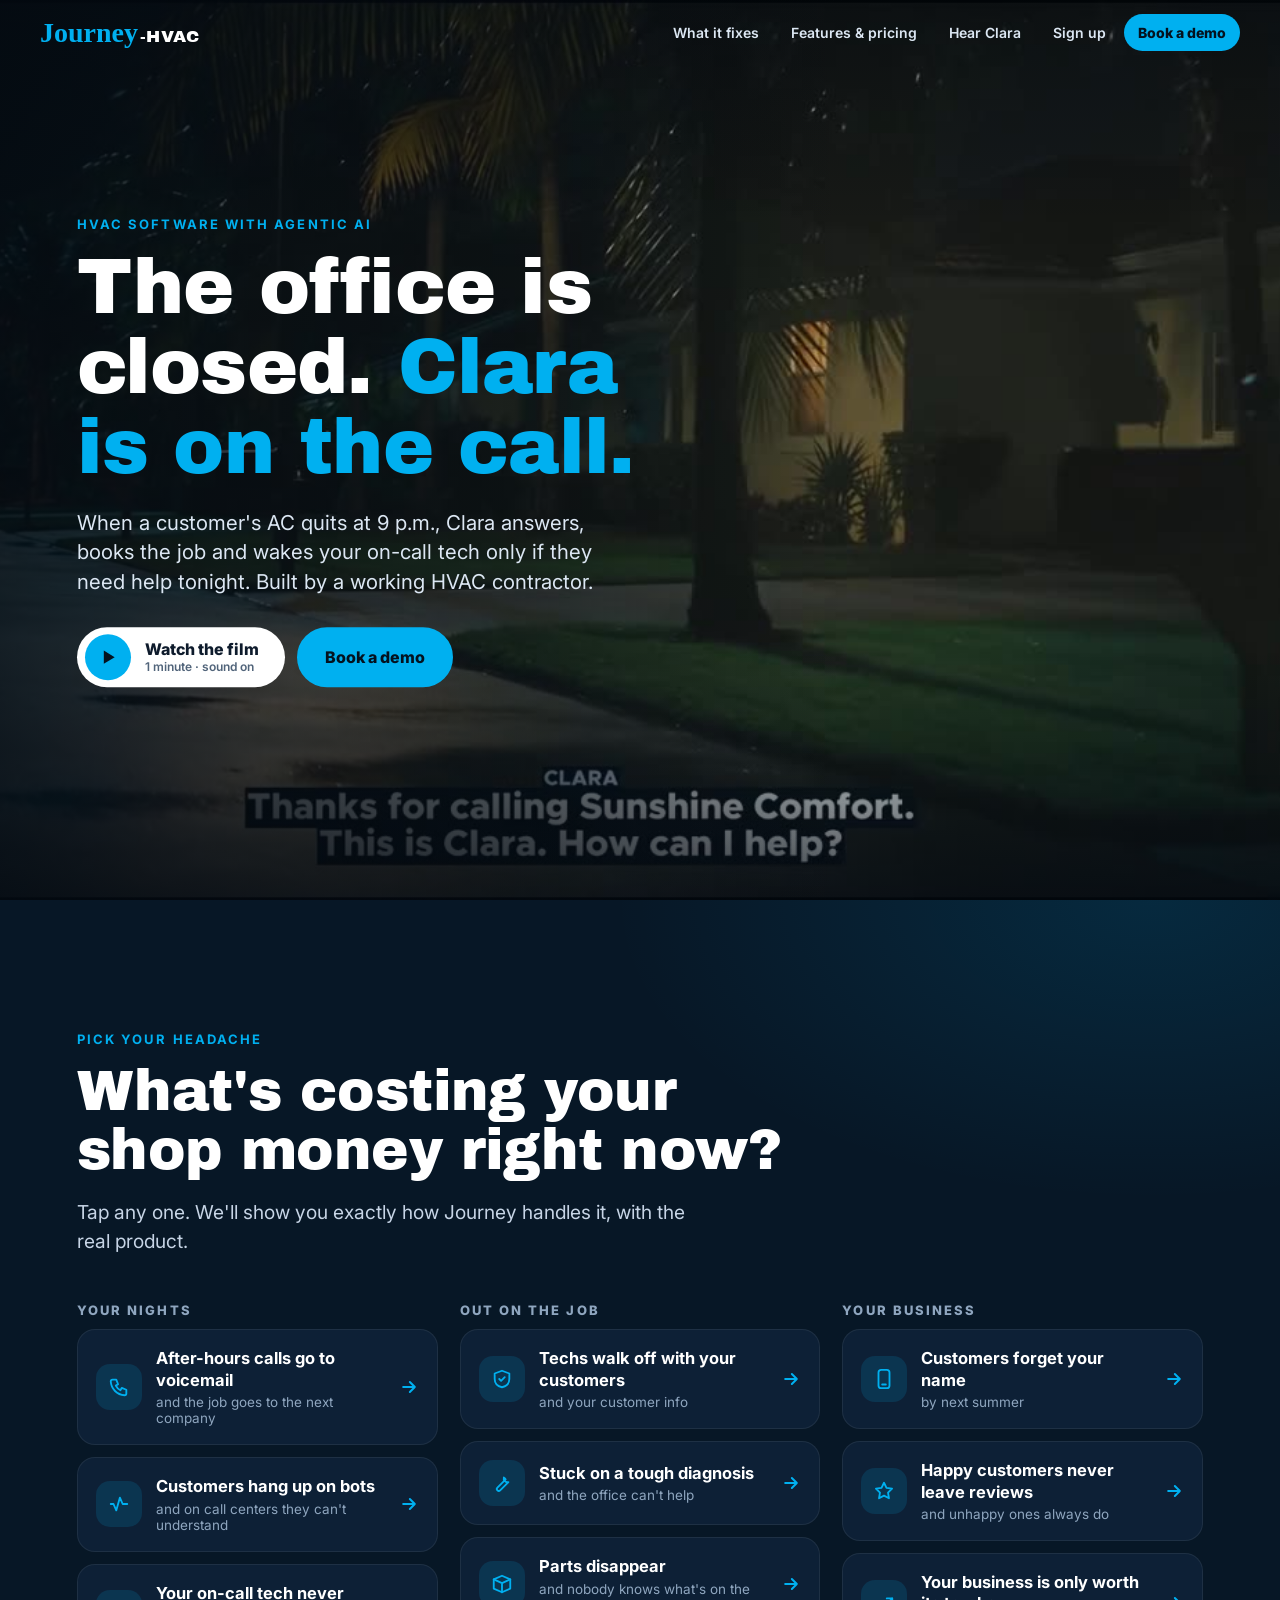
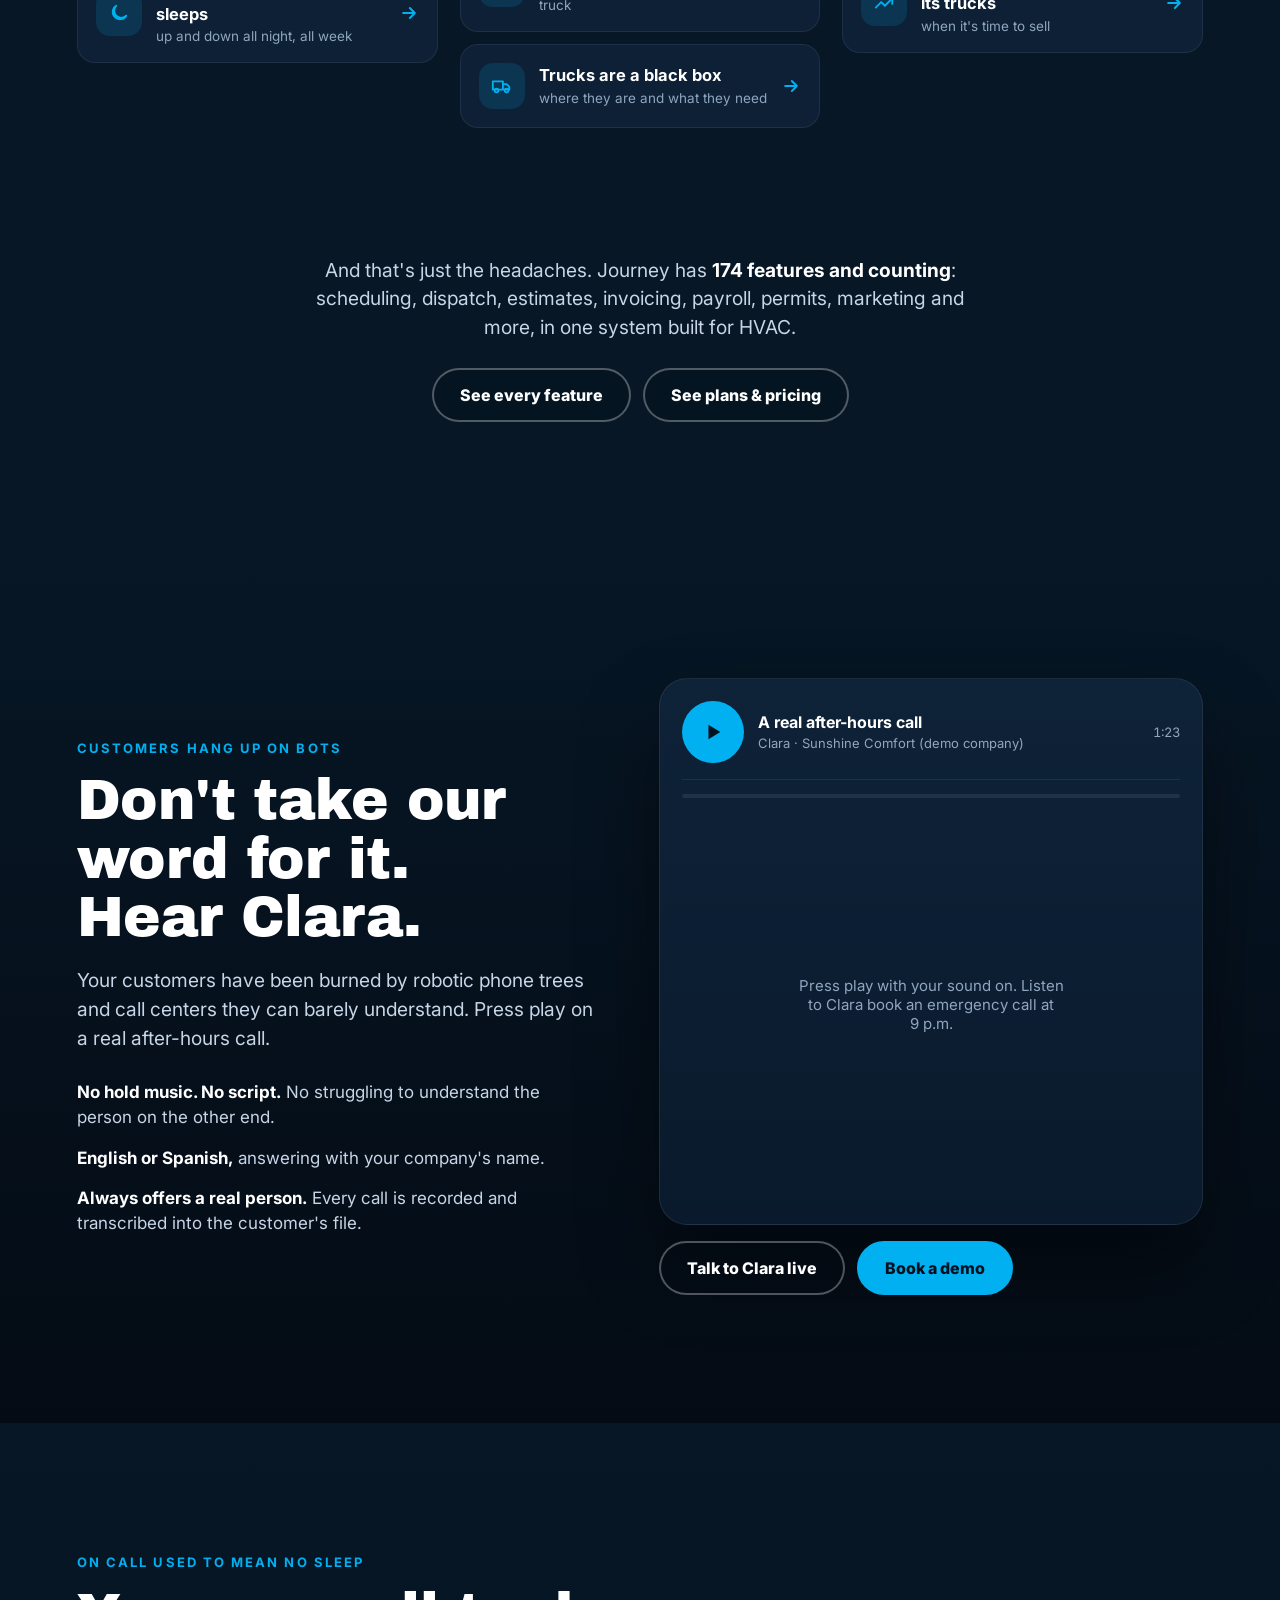
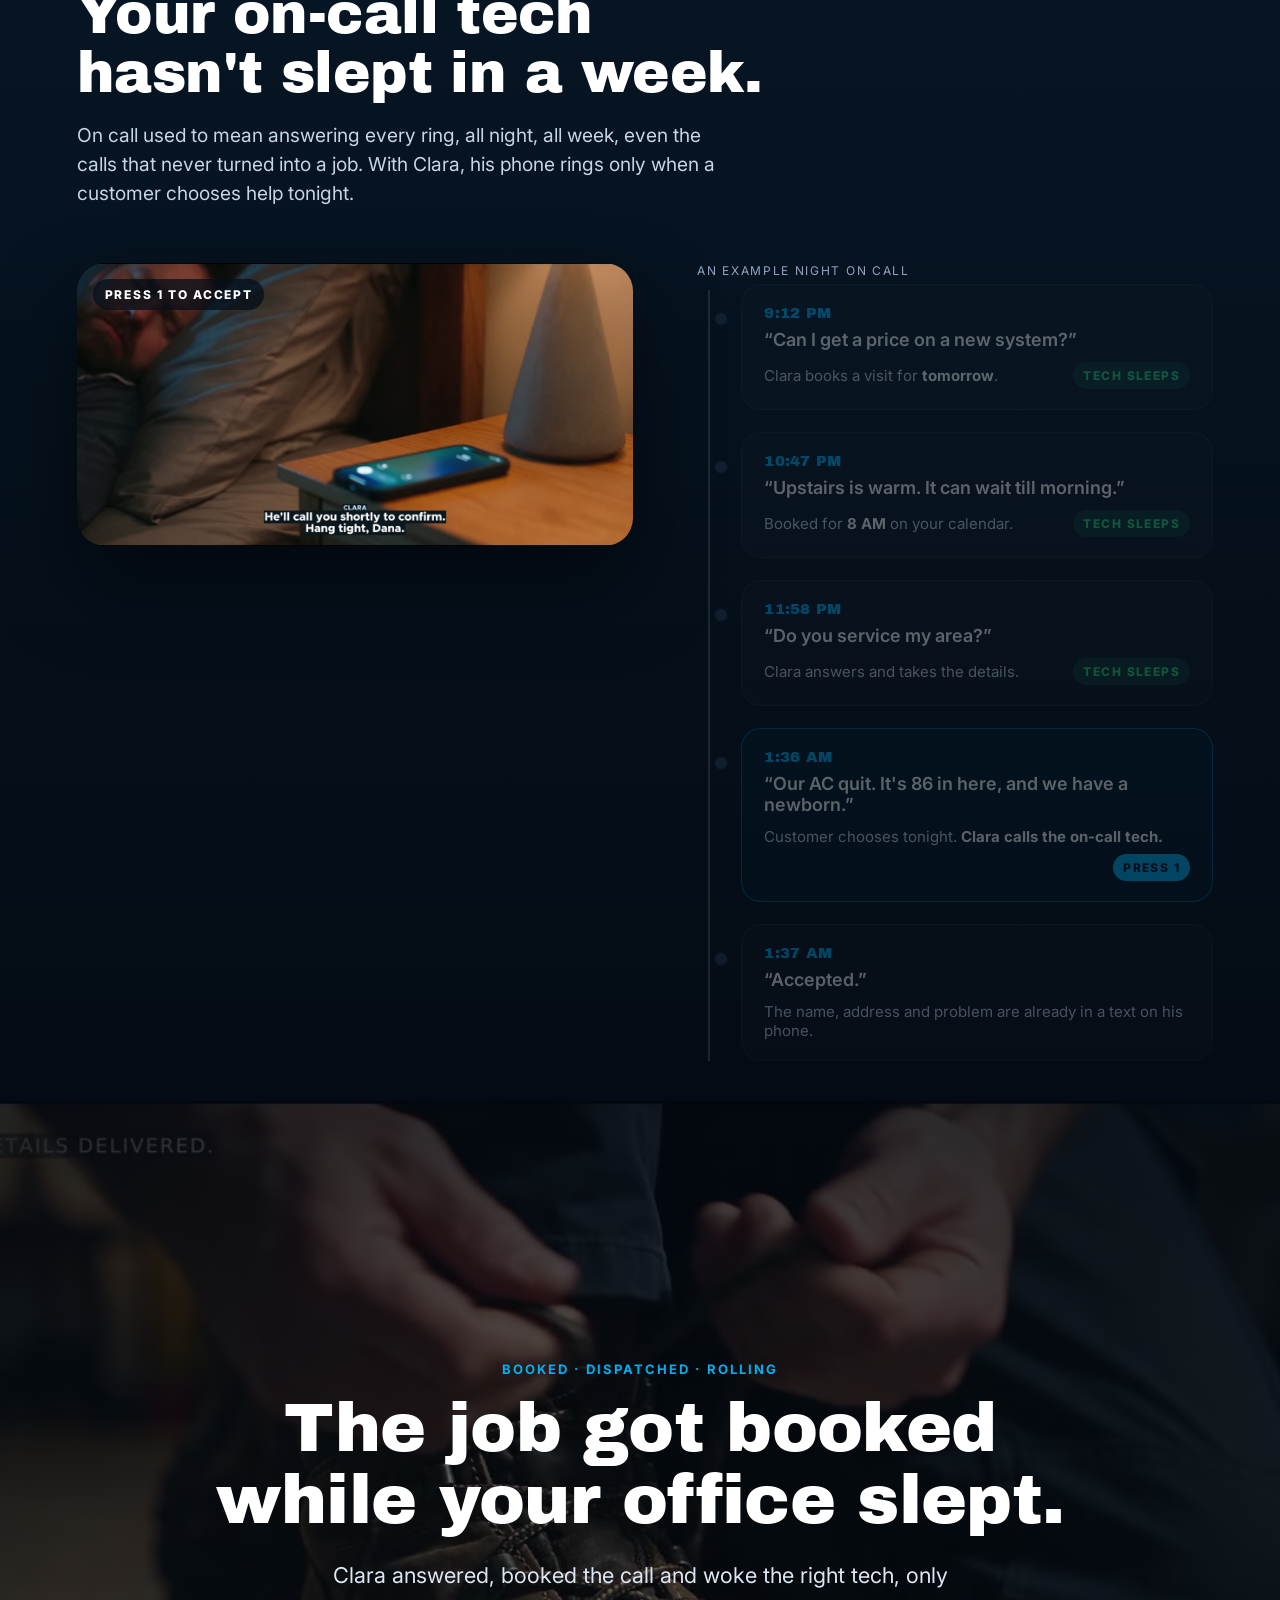
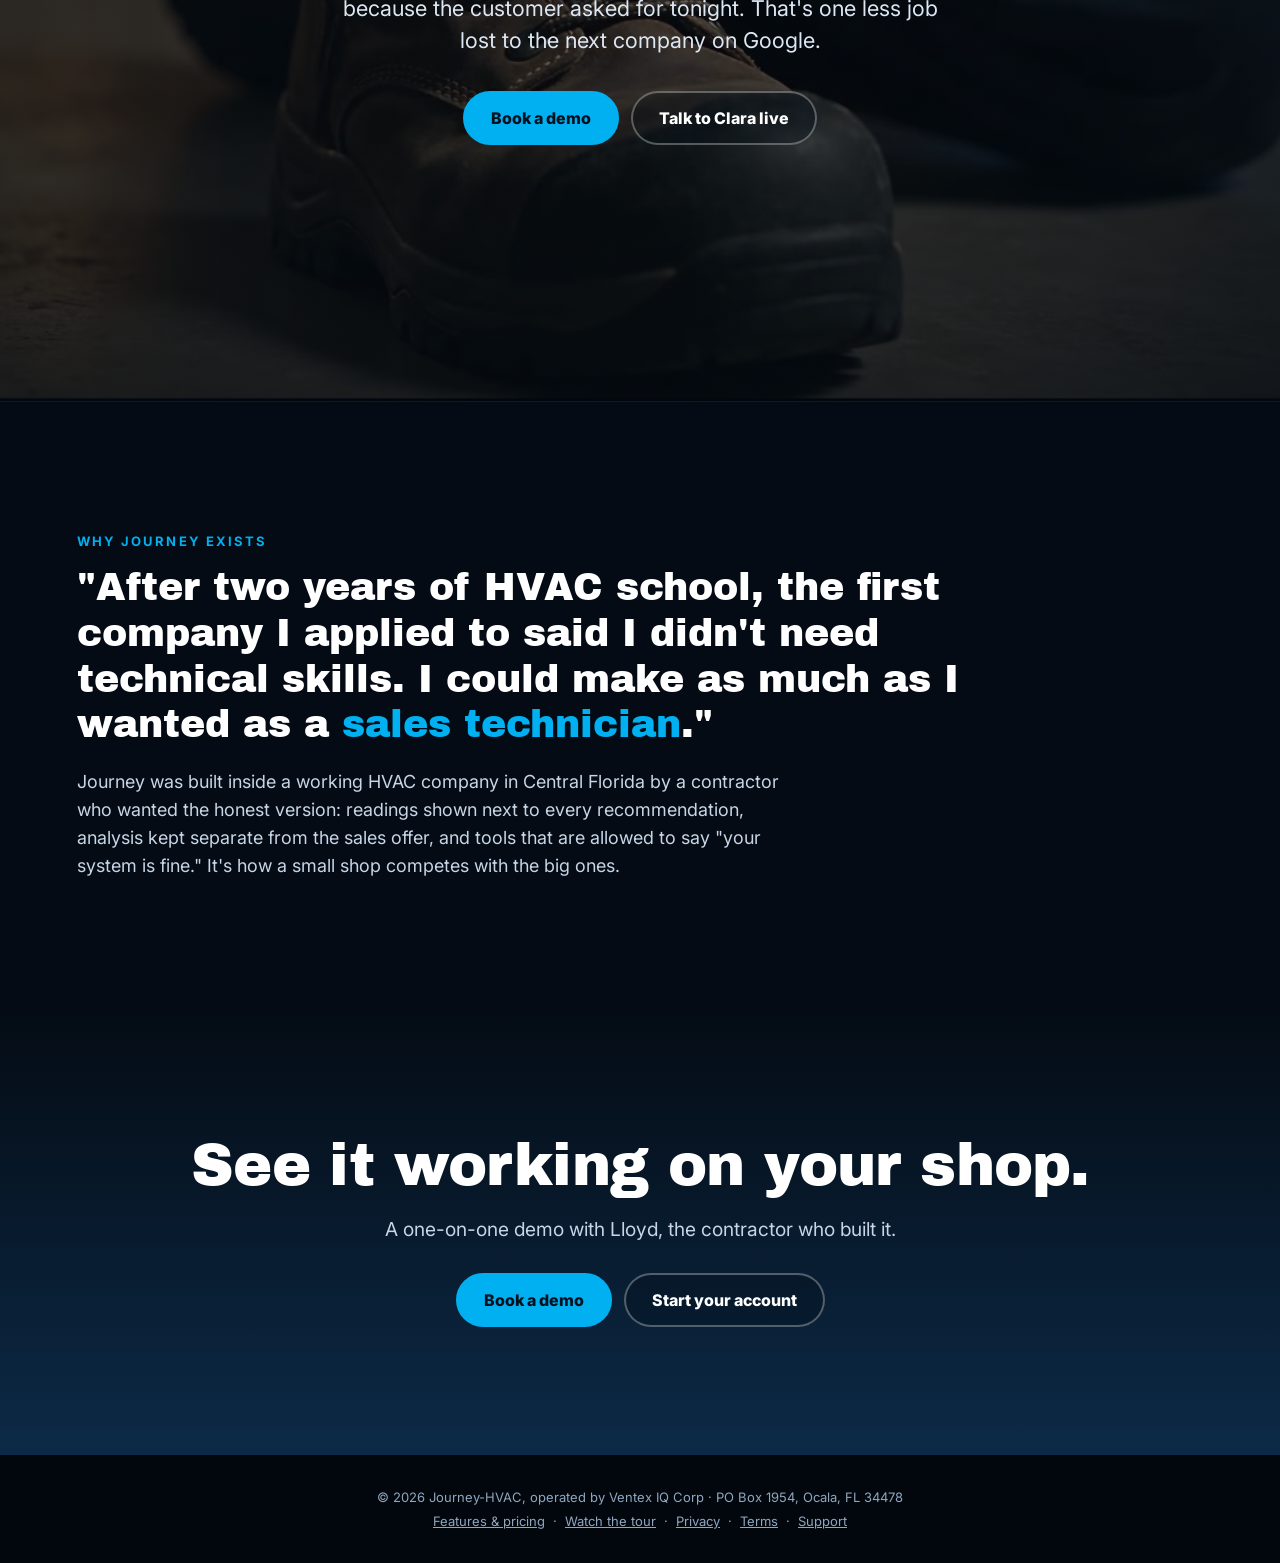
<file: index.html>
<!DOCTYPE html>
<html lang="en">
<head>
<meta charset="utf-8">
<meta name="viewport" content="width=device-width, initial-scale=1, viewport-fit=cover">
<title>Journey-HVAC — HVAC software with agentic AI | From Surviving to Thriving</title>
<meta name="description" content="HVAC software with agentic AI, built by a working HVAC contractor. Clara answers after-hours calls and books real jobs, your on-call tech sleeps, and your customers keep your app on their phone.">
<link rel="canonical" href="https://journey-hvac.com/">
<meta property="og:title" content="The office is closed. Clara is on the call.">
<meta property="og:description" content="HVAC software with agentic AI, built by a working HVAC contractor in Central Florida.">
<meta property="og:image" content="https://journey-hvac.com/assets/media/film-d.jpg">
<meta property="og:url" content="https://journey-hvac.com/">
<meta name="twitter:card" content="summary_large_image">
<link rel="icon" href="data:image/svg+xml,<svg xmlns='http://www.w3.org/2000/svg' viewBox='0 0 100 100'><rect x='4' y='4' width='92' height='92' rx='24' fill='%230C2A47'/><text x='50' y='74' font-size='66' font-weight='800' text-anchor='middle' fill='%2300B0F0' font-family='Georgia,serif'>J</text></svg>">
<link rel="preconnect" href="https://fonts.googleapis.com"><link rel="preconnect" href="https://fonts.gstatic.com" crossorigin>
<link href="https://fonts.googleapis.com/css2?family=Inter:wght@400;500;600;700;800&family=Archivo+Black&display=swap" rel="stylesheet">
<style>
:root{--night:#050E19;--navy:#0C2A47;--deep:#071726;--card:#0D2036;--cyan:#00B0F0;--cyan2:#5FD4FF;--ink:#0E1B2C;--soft:#C7D5E6;--muted:#8FA6BF;--ok:#2BD47D;--warn:#FFB547}
*{box-sizing:border-box}
html{scroll-behavior:smooth}
body{margin:0;background:var(--night);color:#fff;font-family:Inter,system-ui,-apple-system,Segoe UI,Arial,sans-serif;-webkit-font-smoothing:antialiased;overflow-x:hidden}
a{color:inherit}
h1,h2,h3{font-family:'Archivo Black',Inter,sans-serif;font-weight:400;letter-spacing:-.01em;margin:0;line-height:1.04;text-wrap:balance}
p{margin:0;text-wrap:pretty}
button{font-family:inherit}

/* header */
.top{position:fixed;inset:0 0 auto 0;z-index:40;display:flex;align-items:center;justify-content:space-between;gap:16px;padding:14px clamp(16px,4vw,40px);transition:background .3s}
.top.solid{background:rgba(5,14,25,.92);backdrop-filter:blur(10px);-webkit-backdrop-filter:blur(10px);box-shadow:0 1px 0 rgba(255,255,255,.06)}
.brand{display:flex;align-items:baseline;gap:2px;text-decoration:none;line-height:1}
.brand .j{font-family:'Times New Roman',Times,serif;font-weight:700;color:var(--cyan);font-size:28px}
.brand .h{font-family:'Arial Black','Archivo Black',sans-serif;color:#fff;font-size:17px;letter-spacing:.02em}
.nav{display:flex;align-items:center;gap:4px}
.nav a{text-decoration:none;font-weight:600;font-size:14px;padding:10px 14px;border-radius:999px;color:#DCE7F3}
.nav a:hover{background:rgba(255,255,255,.08)}
.nav .cta{background:var(--cyan);color:#04121F;font-weight:800}
.nav .cta:hover{background:var(--cyan2)}
@media (max-width:820px){.nav .opt{display:none}.brand .j{font-size:24px}.brand .h{font-size:15px}}

.btn{display:inline-flex;align-items:center;justify-content:center;gap:10px;min-height:54px;padding:0 26px;border-radius:999px;font-weight:800;font-size:16px;text-decoration:none;border:2px solid rgba(255,255,255,.3);color:#fff;background:rgba(5,14,25,.3);cursor:pointer}
.btn:hover{border-color:#fff}
.btn.cyan{background:var(--cyan);border-color:var(--cyan);color:#04121F}
.btn.cyan:hover{background:var(--cyan2);border-color:var(--cyan2)}
.kick{display:inline-block;font-size:13px;font-weight:700;letter-spacing:.16em;text-transform:uppercase;color:var(--cyan);margin-bottom:16px}

/* ---------- HERO: the film plays on its own ---------- */
#hero{position:relative;height:100vh;height:100svh;min-height:600px;overflow:hidden;background:#000}
#film{position:absolute;inset:0;width:100%;height:100%;object-fit:cover;object-position:62% 50%}
.shade{position:absolute;inset:0;pointer-events:none;background:linear-gradient(90deg,rgba(3,9,16,.86) 0%,rgba(3,9,16,.5) 40%,rgba(3,9,16,0) 66%),linear-gradient(180deg,rgba(3,9,16,.5) 0%,rgba(3,9,16,0) 25%,rgba(3,9,16,0) 72%,rgba(3,9,16,.75) 100%);transition:opacity .6s}
.hero-copy{position:absolute;left:clamp(20px,6vw,88px);top:50%;transform:translateY(-50%);max-width:min(600px,88vw);transition:opacity .5s}
.hero-copy h1{font-size:clamp(40px,6vw,84px)}
.hero-copy h1 em{font-style:normal;color:var(--cyan)}
.hero-copy p{margin-top:20px;font-size:clamp(17px,1.6vw,21px);line-height:1.45;color:#DCE7F3;max-width:520px}
.hero-copy .row{display:flex;flex-wrap:wrap;gap:12px;margin-top:30px}
.watch{display:inline-flex;align-items:center;gap:14px;min-height:60px;padding:0 26px 0 8px;border-radius:999px;border:0;background:#fff;color:var(--ink);font-weight:800;font-size:16px;cursor:pointer}
.watch .pb{width:46px;height:46px;border-radius:50%;background:var(--cyan);display:flex;align-items:center;justify-content:center;color:#04121F}
.watch small{display:block;font-weight:600;font-size:12px;color:#51647A;text-align:left}
.watching .hero-copy,.watching .shade{opacity:0;pointer-events:none}
.filmbar{position:absolute;left:50%;bottom:24px;transform:translateX(-50%);display:none;gap:10px;z-index:3}
.watching .filmbar{display:flex}
.filmbar button{min-height:46px;padding:0 20px;border-radius:999px;border:0;font-weight:800;cursor:pointer;background:rgba(5,14,25,.75);color:#fff;backdrop-filter:blur(6px)}
.filmbar .cta{background:var(--cyan);color:#04121F}
@media (max-aspect-ratio:1/1){
 #film{object-position:50% 50%}
 .shade{background:linear-gradient(180deg,rgba(3,9,16,.9) 0%,rgba(3,9,16,.55) 38%,rgba(3,9,16,0) 60%,rgba(3,9,16,.7) 100%)}
 .hero-copy{top:92px;transform:none;left:20px;right:20px}
 .hero-copy h1{font-size:clamp(34px,9.5vw,48px)}
 .hero-copy p{display:none}
 .hero-copy .row{margin-top:22px}
}

/* ---------- PAIN PICKER ---------- */
.sec{position:relative;padding:clamp(72px,10vw,130px) clamp(20px,6vw,88px)}
.wrap{max-width:1200px;margin:0 auto}
.sec h2{font-size:clamp(32px,4.4vw,58px)}
.lede{margin-top:18px;font-size:clamp(17px,1.5vw,20px);line-height:1.5;color:var(--soft);max-width:660px}
#pains{background:radial-gradient(900px 500px at 90% 0%,rgba(0,176,240,.12),transparent 60%),var(--deep)}
.groups{display:grid;grid-template-columns:repeat(3,1fr);gap:22px;margin-top:48px}
.group h3{font-family:Inter;font-weight:800;font-size:13px;letter-spacing:.16em;text-transform:uppercase;color:var(--muted);margin-bottom:12px}
.tiles{display:flex;flex-direction:column;gap:12px}
.tile{display:flex;align-items:center;gap:14px;width:100%;text-align:left;padding:18px;border-radius:18px;background:var(--card);border:1px solid rgba(255,255,255,.07);color:#fff;cursor:pointer;transition:transform .2s,border-color .2s,background .2s}
.tile:hover,.tile:focus-visible{transform:translateY(-3px);border-color:var(--cyan);background:#10294A;outline:none}
.tile .ic{flex:0 0 46px;height:46px;border-radius:14px;background:rgba(0,176,240,.14);color:var(--cyan);display:flex;align-items:center;justify-content:center}
.tile b{display:block;font-size:16.5px;line-height:1.3}
.tile span{display:block;font-size:13.5px;color:var(--muted);margin-top:3px}
.tile .go{margin-left:auto;color:var(--cyan);flex:0 0 auto}
@media (max-width:960px){.groups{grid-template-columns:1fr}}

/* panel */
.panel{position:fixed;inset:0;z-index:60;display:none;align-items:center;justify-content:center;padding:20px;background:rgba(2,7,13,.78);backdrop-filter:blur(6px);-webkit-backdrop-filter:blur(6px)}
.panel.open{display:flex;animation:fade .25s ease}
@keyframes fade{from{opacity:0}to{opacity:1}}
.sheet{position:relative;width:min(1080px,100%);max-height:calc(100vh - 40px);overflow:auto;border-radius:26px;background:linear-gradient(180deg,#0E2238,#0A1A2C);border:1px solid rgba(255,255,255,.08);display:grid;grid-template-columns:1.05fr 1fr;box-shadow:0 40px 100px rgba(0,0,0,.6);animation:rise .35s cubic-bezier(.2,.7,.2,1)}
@keyframes rise{from{transform:translateY(24px);opacity:.4}to{transform:none;opacity:1}}
.media{position:relative;background:#000;min-height:420px;display:flex;align-items:center;justify-content:center;overflow:hidden}
.media video,.media>img{width:100%;height:100%;object-fit:cover;position:absolute;inset:0}
.media .phone{position:relative;width:min(270px,70%);border:8px solid #0E1B2C;border-radius:34px;overflow:hidden;background:#0E1B2C;box-shadow:0 20px 50px rgba(0,0,0,.5);margin:28px 0}
.media .phone img{display:block;width:100%}
.media.soft{background:radial-gradient(circle at 50% 40%,#123659,#071726 70%)}
.media .bigic{width:120px;height:120px;border-radius:32px;background:rgba(0,176,240,.15);color:var(--cyan);display:flex;align-items:center;justify-content:center}
.copy{padding:clamp(26px,3.4vw,44px);display:flex;flex-direction:column}
.pain{font-size:13px;font-weight:800;letter-spacing:.14em;text-transform:uppercase;color:var(--warn);margin-bottom:10px}
.copy h3{font-size:clamp(26px,2.6vw,36px)}
.copy ul{list-style:none;margin:20px 0 0;padding:0;display:flex;flex-direction:column;gap:12px}
.copy li{position:relative;padding-left:26px;font-size:16.5px;line-height:1.45;color:var(--soft)}
.copy li:before{content:'';position:absolute;left:2px;top:5px;width:14px;height:14px;border-radius:50%;background:var(--cyan);box-shadow:inset 0 0 0 4px #0E2238}
.copy li b{color:#fff}
.acts{display:flex;flex-wrap:wrap;gap:10px;margin-top:auto;padding-top:28px}
.x{position:absolute;right:14px;top:14px;z-index:3;width:44px;height:44px;border-radius:50%;border:0;background:rgba(5,14,25,.7);color:#fff;cursor:pointer;display:flex;align-items:center;justify-content:center}
.count{font-size:13px;color:var(--muted);margin-top:14px}
.nightlist{position:absolute;left:16px;right:16px;top:16px;display:flex;flex-direction:column;gap:8px}
.nl{display:flex;align-items:center;gap:10px;padding:10px 12px;border-radius:12px;background:rgba(5,14,25,.82);font-size:13.5px;opacity:0;transform:translateY(10px)}
.nl.on{opacity:1;transform:none;transition:all .5s}
.nl b{color:var(--cyan);font-family:'Archivo Black';font-size:12px;min-width:62px}
.nl i{margin-left:auto;font-style:normal;font-size:11px;font-weight:800;letter-spacing:.1em;text-transform:uppercase;padding:4px 8px;border-radius:999px;background:rgba(43,212,125,.16);color:var(--ok);white-space:nowrap}
.nl.wake{border:1px solid var(--cyan)}.nl.wake i{background:var(--cyan);color:#04121F}
@media (max-width:820px){.sheet{grid-template-columns:1fr;max-height:calc(100vh - 24px)}.media{min-height:300px}.panel{padding:12px;align-items:flex-end}}

/* ---------- CLARA PLAYER ---------- */
#clara{background:linear-gradient(180deg,var(--deep),#040B14)}
.clara-grid{display:grid;grid-template-columns:1fr 1.05fr;gap:clamp(32px,5vw,72px);align-items:center}
.player{background:linear-gradient(180deg,#0E2238,#0A1A2C);border:1px solid rgba(255,255,255,.08);border-radius:28px;padding:22px;box-shadow:0 40px 80px rgba(0,0,0,.45)}
.ph-top{display:flex;align-items:center;gap:14px;padding-bottom:16px;border-bottom:1px solid rgba(255,255,255,.07)}
.play{flex:0 0 62px;height:62px;border-radius:50%;border:0;background:var(--cyan);color:#04121F;display:flex;align-items:center;justify-content:center;cursor:pointer;animation:pulse 2.4s infinite}
.play.on{animation:none}
@keyframes pulse{0%{box-shadow:0 0 0 0 rgba(0,176,240,.55)}70%{box-shadow:0 0 0 18px rgba(0,176,240,0)}100%{box-shadow:0 0 0 0 rgba(0,176,240,0)}}
.ph-meta b{display:block;font-size:16px}.ph-meta span{font-size:13px;color:var(--muted)}
.prog{margin-left:auto;font-variant-numeric:tabular-nums;font-size:13px;color:var(--muted)}
.track{height:4px;border-radius:4px;background:rgba(255,255,255,.08);margin:14px 0 4px;overflow:hidden}.track i{display:block;height:100%;width:0;background:var(--cyan)}
.chat{height:400px;overflow-y:auto;padding:10px 4px 4px;display:flex;flex-direction:column;gap:10px;scrollbar-width:none}
.chat::-webkit-scrollbar{display:none}
.msg{max-width:84%;padding:11px 15px;border-radius:18px;font-size:15.5px;line-height:1.4;animation:pop .35s ease both}
.msg small{display:block;font-size:11px;font-weight:700;letter-spacing:.12em;text-transform:uppercase;margin-bottom:3px;opacity:.7}
.msg.clara{align-self:flex-start;background:rgba(0,176,240,.16);border:1px solid rgba(0,176,240,.3);border-bottom-left-radius:6px}
.msg.caller{align-self:flex-end;background:#fff;color:var(--ink);border-bottom-right-radius:6px}
.msg.alert{align-self:center;max-width:92%;background:#12301E;border:1px solid rgba(43,212,125,.4);color:#D8FBE7;font-size:14.5px;border-radius:14px}
.empty{margin:auto;text-align:center;color:var(--muted);font-size:15px;max-width:280px}
@keyframes pop{from{opacity:0;transform:translateY(8px)}to{opacity:1;transform:none}}
.claims{display:flex;flex-direction:column;gap:16px;margin-top:28px}
.claims div{font-size:17px;line-height:1.45;color:var(--soft)}.claims b{color:#fff}
@media (max-width:900px){.clara-grid{grid-template-columns:1fr}.chat{height:340px}}

/* ---------- ACT 1 · SLEEP ---------- */
#sleep{background:linear-gradient(180deg,var(--deep),#040B14);padding-bottom:0}
.sleep-grid{display:grid;grid-template-columns:1.1fr 1fr;gap:clamp(32px,5vw,72px);margin-top:56px;align-items:start}
.vidcard{position:sticky;top:110px;border-radius:28px;overflow:hidden;background:#000;box-shadow:0 40px 80px rgba(0,0,0,.5);aspect-ratio:16/8.13}
.vidcard video{width:100%;height:100%;object-fit:cover;display:block}
.vidcard .tag{position:absolute;left:16px;top:16px;font-size:12px;font-weight:800;letter-spacing:.14em;text-transform:uppercase;background:rgba(5,14,25,.75);padding:8px 12px;border-radius:999px}
.night{position:relative;padding-left:34px;display:flex;flex-direction:column;gap:22px;padding-bottom:40px}
.night:before{content:'';position:absolute;left:11px;top:6px;bottom:40px;width:2px;background:rgba(255,255,255,.1)}
.call{position:relative;padding:20px 22px;border-radius:20px;background:rgba(255,255,255,.035);border:1px solid rgba(255,255,255,.07);opacity:.35;transform:translateX(10px);transition:all .6s cubic-bezier(.2,.7,.2,1)}
.call:before{content:'';position:absolute;left:-29px;top:26px;width:12px;height:12px;border-radius:50%;background:#2A3B50;border:2px solid var(--deep);transition:background .4s}
.call.on{opacity:1;transform:none}
.call.on:before{background:var(--cyan)}
.call .t{font-family:'Archivo Black',sans-serif;font-size:15px;color:var(--cyan);letter-spacing:.02em}
.call q{display:block;margin:8px 0 12px;font-size:18px;font-weight:600;quotes:'“' '”'}
.out{display:flex;flex-wrap:wrap;align-items:center;gap:8px 10px;font-size:15px;color:var(--soft)}
.out b{color:#fff}
.zz{margin-left:auto;flex:0 0 auto;font-size:12px;font-weight:800;letter-spacing:.12em;text-transform:uppercase;padding:6px 10px;border-radius:999px;background:rgba(43,212,125,.14);color:var(--ok);white-space:nowrap}
.call.wake{border-color:rgba(0,176,240,.45);background:rgba(0,176,240,.08)}
.call.wake .zz{background:var(--cyan);color:#04121F}
.example{font-size:12px;letter-spacing:.14em;text-transform:uppercase;color:var(--muted);margin-bottom:6px}
@media (max-width:900px){.sleep-grid{grid-template-columns:1fr}.vidcard{position:relative;top:0;aspect-ratio:9/12}}

/* ---------- ACT 1 · ROLLING ---------- */
#rolling{position:relative;min-height:100vh;display:flex;align-items:center;justify-content:center;text-align:center;overflow:hidden;padding:120px 20px}
#rolling video{position:absolute;inset:0;width:100%;height:100%;object-fit:cover;z-index:0}
#rolling:after{content:'';position:absolute;inset:0;background:radial-gradient(ellipse at center,rgba(3,9,16,.55),rgba(3,9,16,.88));z-index:1}
#rolling .inner{position:relative;z-index:2;max-width:880px}
#rolling h2{font-size:clamp(36px,5.4vw,74px)}
#rolling p{margin:22px auto 0;font-size:clamp(18px,1.7vw,22px);color:#DCE7F3;max-width:620px;line-height:1.5}
#rolling .row{display:flex;flex-wrap:wrap;justify-content:center;gap:12px;margin-top:34px}


/* ---------- FOUNDER + CTA ---------- */
.founder{background:#040B14;border-top:1px solid rgba(255,255,255,.06)}
.founder .q{font-family:'Archivo Black';font-size:clamp(24px,3vw,38px);line-height:1.2;max-width:900px}
.founder .q em{font-style:normal;color:var(--cyan)}
.founder p{margin-top:20px;color:var(--soft);font-size:18px;line-height:1.55;max-width:720px}
.final{text-align:center;background:linear-gradient(180deg,#040B14,var(--navy))}
.final h2{font-size:clamp(34px,4.6vw,60px)}
.final .row{display:flex;flex-wrap:wrap;justify-content:center;gap:12px;margin-top:30px}
footer{background:#02070D;color:var(--muted);font-size:13px;text-align:center;padding:34px 20px}
footer a{color:var(--muted);margin:0 8px}
.reveal{opacity:0;transform:translateY(24px);transition:opacity .7s ease,transform .7s cubic-bezier(.2,.7,.2,1)}.reveal.in{opacity:1;transform:none}
@media (prefers-reduced-motion:reduce){.reveal{opacity:1;transform:none;transition:none}.play{animation:none}}
</style>
</head>
<body>

<header class="top" id="top">
  <a class="brand" href="/" aria-label="Journey-HVAC home"><span class="j">Journey</span><span class="h">-HVAC</span></a>
  <nav class="nav">
    <a class="opt" href="#pains">What it fixes</a>
    <a class="opt" href="/features">Features &amp; pricing</a>
    <a class="opt" href="#clara">Hear Clara</a>
    <a class="opt" href="/signup">Sign up</a>
    <a class="cta" href="/start#book">Book a demo</a>
  </nav>
</header>

<section id="hero">
  <video id="film" autoplay muted loop playsinline preload="auto" aria-label="Film: an after-hours call answered by Clara"></video>
  <div class="shade"></div>
  <div class="hero-copy">
    <span class="kick">HVAC software with agentic AI</span>
    <h1>The office is closed. <em>Clara is on the call.</em></h1>
    <p>When a customer's AC quits at 9 p.m., Clara answers, books the job and wakes your on-call tech only if they need help tonight. Built by a working HVAC contractor.</p>
    <div class="row">
      <button class="watch" id="watch"><span class="pb"><svg width="20" height="20" viewBox="0 0 24 24" fill="currentColor" aria-hidden="true"><path d="M7 4v16l13-8z"/></svg></span><span>Watch the film<small>1 minute · sound on</small></span></button>
      <a class="btn cyan" href="/start#book">Book a demo</a>
    </div>
  </div>
  <div class="filmbar"><button id="mute">Sound off</button><button id="closefilm">Back</button><a class="btn cyan" style="min-height:46px" href="/start#book">Book a demo</a></div>
</section>

<section id="pains" class="sec">
  <div class="wrap">
    <span class="kick reveal">Pick your headache</span>
    <h2 class="reveal">What's costing your shop money right now?</h2>
    <p class="lede reveal">Tap any one. We'll show you exactly how Journey handles it, with the real product.</p>
    <div class="groups" id="groups"></div>
  </div>
</section>

<section class="sec" style="background:var(--deep);padding-top:0;text-align:center">
  <div class="wrap">
    <p class="lede reveal" style="margin:0 auto">And that's just the headaches. Journey has <b style="color:#fff">174 features and counting</b>: scheduling, dispatch, estimates, invoicing, payroll, permits, marketing and more, in one system built for HVAC.</p>
    <div class="reveal" style="display:flex;flex-wrap:wrap;justify-content:center;gap:12px;margin-top:26px"><a class="btn" href="/features#features">See every feature</a><a class="btn" href="/features#pricing">See plans &amp; pricing</a></div>
  </div>
</section>

<div class="panel" id="panel" role="dialog" aria-modal="true" aria-labelledby="p-h">
  <div class="sheet">
    <button class="x" id="px" aria-label="Close"><svg width="20" height="20" viewBox="0 0 24 24" fill="none" stroke="currentColor" stroke-width="2.4" stroke-linecap="round" aria-hidden="true"><path d="M6 6l12 12M18 6L6 18"/></svg></button>
    <div class="media" id="p-media"></div>
    <div class="copy">
      <div class="pain" id="p-pain"></div>
      <h3 id="p-h"></h3>
      <ul id="p-list"></ul>
      <div class="acts">
        <a class="btn cyan" href="/start#book">Book a demo</a>
        <button class="btn" id="p-next">Next headache →</button>
      </div>
      <div class="count" id="p-count"></div>
    </div>
  </div>
</div>

<section id="clara" class="sec">
  <div class="wrap clara-grid">
    <div>
      <span class="kick reveal">Customers hang up on bots</span>
      <h2 class="reveal">Don't take our word for it. Hear Clara.</h2>
      <p class="lede reveal">Your customers have been burned by robotic phone trees and call centers they can barely understand. Press play on a real after-hours call.</p>
      <div class="claims reveal">
        <div><b>No hold music. No script.</b> No struggling to understand the person on the other end.</div>
        <div><b>English or Spanish,</b> answering with your company's name.</div>
        <div><b>Always offers a real person.</b> Every call is recorded and transcribed into the customer's file.</div>
      </div>
    </div>
    <div class="reveal">
      <div class="player">
        <div class="ph-top">
          <button class="play" id="play" aria-label="Play Clara's after-hours call"><svg id="pi" width="22" height="22" viewBox="0 0 24 24" fill="currentColor" aria-hidden="true"><path d="M7 4v16l13-8z"/></svg></button>
          <div class="ph-meta"><b>A real after-hours call</b><span>Clara · Sunshine Comfort (demo company)</span></div>
          <div class="prog" id="ptime">1:23</div>
        </div>
        <div class="track"><i id="ptrack"></i></div>
        <div class="chat" id="chat" aria-live="polite"><p class="empty" id="empty">Press play with your sound on. Listen to Clara book an emergency call at 9 p.m.</p></div>
        <audio id="audio" src="/assets/media/clara-call.mp3" preload="none"></audio>
      </div>
      <div style="display:flex;gap:12px;flex-wrap:wrap;margin-top:16px"><a class="btn" href="/demo#clara">Talk to Clara live</a><a class="btn cyan" href="/start#book">Book a demo</a></div>
    </div>
  </div>
</section>

<section id="sleep" class="sec" aria-labelledby="sleep-h">
  <div class="wrap">
    <span class="kick reveal">On call used to mean no sleep</span>
    <h2 id="sleep-h" class="reveal">Your on-call tech hasn't slept in a week.</h2>
    <p class="lede reveal">On call used to mean answering every ring, all night, all week, even the calls that never turned into a job. With Clara, his phone rings only when a customer chooses help tonight.</p>

    <div class="sleep-grid">
      <div class="vidcard reveal">
        <video id="oncall" muted loop playsinline preload="none" data-d="/assets/media/oncall-d" data-m="/assets/media/oncall-m"></video>
        <span class="tag">Press 1 to accept</span>
      </div>
      <div>
        <div class="example">An example night on call</div>
        <div class="night">
          <div class="call"><div class="t">9:12 PM</div><q>Can I get a price on a new system?</q><div class="out"><span>Clara books a visit for <b>tomorrow</b>.</span><span class="zz">Tech sleeps</span></div></div>
          <div class="call"><div class="t">10:47 PM</div><q>Upstairs is warm. It can wait till morning.</q><div class="out"><span>Booked for <b>8 AM</b> on your calendar.</span><span class="zz">Tech sleeps</span></div></div>
          <div class="call"><div class="t">11:58 PM</div><q>Do you service my area?</q><div class="out"><span>Clara answers and takes the details.</span><span class="zz">Tech sleeps</span></div></div>
          <div class="call wake"><div class="t">1:36 AM</div><q>Our AC quit. It's 86 in here, and we have a newborn.</q><div class="out"><span>Customer chooses tonight. <b>Clara calls the on-call tech.</b></span><span class="zz">Press 1</span></div></div>
          <div class="call"><div class="t">1:37 AM</div><q>Accepted.</q><div class="out"><span>The name, address and problem are already in a text on his phone.</span></div></div>
        </div>
      </div>
    </div>
  </div>
</section>

<section id="rolling" aria-labelledby="roll-h">
  <video id="rollvid" muted loop playsinline preload="none" data-d="/assets/media/rolling-d" data-m="/assets/media/rolling-m"></video>
  <div class="inner">
    <span class="kick reveal">Booked · dispatched · rolling</span>
    <h2 id="roll-h" class="reveal">The job got booked while your office slept.</h2>
    <p class="reveal">Clara answered, booked the call and woke the right tech, only because the customer asked for tonight. That's one less job lost to the next company on Google.</p>
    <div class="row reveal"><a class="btn cyan" href="/start#book">Book a demo</a><a class="btn" href="/demo#clara">Talk to Clara live</a></div>
  </div>
</section>

<section class="sec founder">
  <div class="wrap">
    <span class="kick reveal">Why Journey exists</span>
    <div class="q reveal">"After two years of HVAC school, the first company I applied to said I didn't need technical skills. I could make as much as I wanted as a <em>sales technician</em>."</div>
    <p class="reveal">Journey was built inside a working HVAC company in Central Florida by a contractor who wanted the honest version: readings shown next to every recommendation, analysis kept separate from the sales offer, and tools that are allowed to say "your system is fine." It's how a small shop competes with the big ones.</p>
  </div>
</section>

<section class="sec final">
  <h2 class="reveal">See it working on your shop.</h2>
  <p class="lede reveal" style="margin:18px auto 0">A one-on-one demo with Lloyd, the contractor who built it.</p>
  <div class="row reveal"><a class="btn cyan" href="/start#book">Book a demo</a><a class="btn" href="/signup">Start your account</a></div>
</section>

<footer>
  © 2026 Journey-HVAC, operated by Ventex IQ Corp · PO Box 1954, Ocala, FL 34478
  <div style="margin-top:8px"><a href="/features">Features &amp; pricing</a>·<a href="/demo">Watch the tour</a>·<a href="/privacy.html">Privacy</a>·<a href="/terms.html">Terms</a>·<a href="/support">Support</a></div>
</footer>

<script>
(function(){
  var portrait = matchMedia('(max-aspect-ratio: 1/1)').matches;
  var sfx = portrait ? '-m' : '-d';
  var top = document.getElementById('top'), hero = document.getElementById('hero');

  /* ---------- hero film: plays by itself, one click for sound ---------- */
  var film = document.getElementById('film');
  film.poster = '/assets/media/film' + sfx + '.jpg'; film.src = '/assets/media/film' + sfx + '.mp4';
  film.play().catch(function(){});
  var mute = document.getElementById('mute');
  function watch(){ hero.classList.add('watching'); film.currentTime = 0; film.muted = false; film.loop = false; film.play().catch(function(){}); mute.textContent = 'Sound off' }
  function unwatch(){ hero.classList.remove('watching'); film.muted = true; film.loop = true; film.play().catch(function(){}) }
  document.getElementById('watch').addEventListener('click', watch);
  document.getElementById('closefilm').addEventListener('click', unwatch);
  mute.addEventListener('click', function(){ film.muted = !film.muted; mute.textContent = film.muted ? 'Sound on' : 'Sound off' });
  film.addEventListener('ended', function(){ unwatch(); document.getElementById('pains').scrollIntoView({behavior:'smooth'}) });

  addEventListener('scroll', function(){ top.classList.toggle('solid', scrollY > 40) }, {passive:true});

  /* ---------- pain picker ---------- */
  var I = {
    phone:'<path d="M5 4h4l2 5-2.5 1.5a11 11 0 0 0 5 5L15 13l5 2v4a2 2 0 0 1-2 2A16 16 0 0 1 3 6a2 2 0 0 1 2-2"/>',
    voice:'<path d="M3 12h3l3 7 4-14 3 7h5"/>',
    moon:'<path d="M20 15A8 8 0 1 1 9 4a7 7 0 0 0 11 11z"/>',
    shield:'<path d="M12 3l8 3v6c0 5-3.5 8-8 9-4.5-1-8-4-8-9V6z"/><path d="M9 12l2 2 4-4"/>',
    wrench:'<path d="M14 6a4 4 0 0 0 5 5l-9 9a2.1 2.1 0 0 1-3-3l9-9a4 4 0 0 0-2-2z"/>',
    box:'<path d="M3 7l9-4 9 4v10l-9 4-9-4z"/><path d="M3 7l9 4 9-4M12 11v10"/>',
    truck:'<path d="M2 7h11v9H2zM13 10h4l3 3v3h-7"/><circle cx="6" cy="17" r="2"/><circle cx="17" cy="17" r="2"/>',
    app:'<rect x="6" y="2" width="12" height="20" rx="3"/><path d="M10 18h4"/>',
    star:'<path d="M12 3l2.7 5.6 6.1.9-4.4 4.3 1 6.1L12 17l-5.4 2.9 1-6.1L3.2 9.5l6.1-.9z"/>',
    value:'<path d="M3 17l6-6 4 4 8-8"/><path d="M15 7h6v6"/>'
  };
  function ic(n,s){ return '<svg width="'+(s||22)+'" height="'+(s||22)+'" viewBox="0 0 24 24" fill="none" stroke="currentColor" stroke-width="2" stroke-linecap="round" stroke-linejoin="round" aria-hidden="true">'+I[n]+'</svg>' }
  var P = [
    {g:'Your nights', i:'phone', t:'After-hours calls go to voicemail', s:'and the job goes to the next company',
     pain:'The headache: lost after-hours jobs', h:'Clara answers every call. Day or night.',
     li:['<b>Picks up on the first ring,</b> 24/7, with your company\'s name.','<b>Books real arrival windows</b> on your live calendar, not "someone will call you back."','<b>Asks the right questions:</b> the problem, the equipment, house or condo, where the unit is.','<b>Every call recorded and transcribed</b> into the customer\'s file.'],
     m:{v:'rolling'}},
    {g:'Your nights', i:'voice', t:'Customers hang up on bots', s:'and on call centers they can\'t understand',
     pain:'The headache: callers who won\'t talk to a robot', h:'She doesn\'t sound like one. Listen.',
     li:['<b>No hold music. No script.</b> No struggling to understand the person on the other end.','<b>English or Spanish,</b> and she switches when the caller does.','<b>Always offers a real person</b> when a caller asks.','<b>Press play below</b> and hear a real after-hours call, start to finish.'],
     m:{play:true}},
    {g:'Your nights', i:'moon', t:'Your on-call tech never sleeps', s:'up and down all night, all week',
     pain:'The headache: on-call burnout', h:'His phone rings only when a customer chooses tonight.',
     li:['<b>Clara takes every after-hours call</b> so your tech doesn\'t have to.','<b>Most callers book the morning,</b> at the regular rate.','<b>Only a customer who wants help tonight</b> wakes him: Clara calls him, he presses 1.','<b>The name, address and problem</b> are already in a text on his phone.'],
     m:{v:'oncall', night:true}},
    {g:'Out on the job', i:'shield', t:'Techs walk off with your customers', s:'and your customer info',
     pain:'The headache: protecting your business', h:'Your techs, your customers, protected.',
     li:['<b>Hidden phone numbers.</b> Techs call and text customers without ever seeing their personal number.','<b>Every text on record,</b> in your office inbox.','<b>GPS while on the clock,</b> and only while on the clock.','<b>Alerts when the app is opened on an unknown device.</b>'],
     m:{img:'f_super', phone:true}},
    {g:'Out on the job', i:'wrench', t:'Stuck on a tough diagnosis', s:'and the office can\'t help',
     pain:'The headache: a tech stuck at the unit', h:'Ask Quincy. Right in the field app.',
     li:['<b>Quincy is built into the app,</b> not a separate tool or a phone call to the shop.','<b>Help diagnosing and repairing</b> the system in front of the tech.','<b>AI drafts the scope of work</b> for the estimate.','<b>Readings sit next to every recommendation</b> the customer sees.'],
     m:{img:'f_estimate', phone:true}},
    {g:'Out on the job', i:'box', t:'Parts disappear', s:'and nobody knows what\'s on the truck',
     pain:'The headache: inventory nobody tracks', h:'Automated inventory control, sized for a small shop.',
     li:['<b>Stock levels for the shop and every truck,</b> kept up to date as parts move.','<b>Par levels and reorder points,</b> so you restock before a tech runs out.','<b>Every part used is logged against the job</b> it went into.'],
     m:{big:'box'}},
    {g:'Out on the job', i:'truck', t:'Trucks are a black box', s:'where they are and what they need',
     pain:'The headache: running a fleet by memory', h:'Fleet management, built in.',
     li:['<b>Every truck in one place:</b> who drives it, the odometer and its service history.','<b>Registration and insurance reminders</b> before they expire.','<b>Problems reported from the field,</b> tracked until they\'re fixed.','<b>Fuel and mileage checks,</b> plus where the truck is while the tech is on the clock.'],
     m:{big:'truck'}},
    {g:'Your business', i:'app', t:'Customers forget your name', s:'by next summer',
     pain:'The headache: one-time customers', h:'Your app. Your name. On their phone.',
     li:['<b>Your company name and logo,</b> not ours.','<b>Their equipment, warranty and every visit,</b> with System Health explained in plain words.','<b>Book service, pay by card and order filters</b> in a tap.','<b>When the AC quits,</b> they open your app, not Google.'],
     m:{img:'portal_home', phone:true}},
    {g:'Your business', i:'star', t:'Happy customers never leave reviews', s:'and unhappy ones always do',
     pain:'The headache: reviews', h:'Reviews that ask for themselves.',
     li:['<b>Review requests go out after the job,</b> automatically, while the visit is fresh.','<b>See who was asked,</b> who left a review and the rating they gave.','<b>More reviews, without your techs</b> having to ask on the doorstep.'],
     m:{big:'star'}},
    {g:'Your business', i:'value', t:'Your business is only worth its trucks', s:'when it\'s time to sell',
     pain:'The headache: what a buyer will actually pay for', h:'Build a business someone will want to buy.',
     li:['<b>Trucks lose value every year.</b> A buyer pays for your customer list and your maintenance agreements.','<b>AI tracks every agreement,</b> schedules the visits and handles the billing.','<b>Every customer\'s history</b> stays in one place, ready to hand over.'],
     m:{img:'portal_appts', phone:true}}
  ];
  var groups = document.getElementById('groups'), byG = {};
  P.forEach(function(p,k){
    if(!byG[p.g]){ var g=document.createElement('div'); g.className='group reveal'; g.innerHTML='<h3>'+p.g+'</h3><div class="tiles"></div>'; groups.appendChild(g); byG[p.g]=g.lastChild }
    var b=document.createElement('button'); b.className='tile'; b.type='button';
    b.innerHTML='<div class="ic">'+ic(p.i)+'</div><div><b>'+p.t+'</b><span>'+p.s+'</span></div><svg class="go" width="20" height="20" viewBox="0 0 24 24" fill="none" stroke="currentColor" stroke-width="2.4" stroke-linecap="round" stroke-linejoin="round" aria-hidden="true"><path d="M5 12h14M13 6l6 6-6 6"/></svg>';
    b.addEventListener('click',function(){ open(k) }); byG[p.g].appendChild(b) });

  var panel=document.getElementById('panel'), media=document.getElementById('p-media'), at=0, timers=[];
  function open(k){
    at=k; var p=P[k]; timers.forEach(clearTimeout); timers=[];
    document.getElementById('p-pain').textContent=p.pain;
    document.getElementById('p-h').textContent=p.h;
    document.getElementById('p-list').innerHTML=p.li.map(function(x){return '<li>'+x+'</li>'}).join('');
    document.getElementById('p-count').textContent=(k+1)+' of '+P.length;
    media.className='media'; media.innerHTML='';
    if(p.m.v){ var v=document.createElement('video'); v.muted=true; v.loop=true; v.playsInline=true; v.autoplay=true; v.poster='/assets/media/'+p.m.v+sfx+'.jpg'; v.src='/assets/media/'+p.m.v+sfx+'.mp4'; media.appendChild(v); v.play().catch(function(){});
      if(p.m.night){ var nl=document.createElement('div'); nl.className='nightlist';
        nl.innerHTML=[['9:12 PM','Price on a new system','Booked tomorrow'],['10:47 PM','Upstairs is warm, can wait','Booked 8 AM'],['11:58 PM','Do you service my area?','Answered'],['1:36 AM','No cooling, newborn','Press 1']].map(function(r,i){return '<div class="nl'+(i==3?' wake':'')+'"><b>'+r[0]+'</b>'+r[1]+'<i>'+(i==3?r[2]:'Tech sleeps')+'</i></div>'}).join('');
        media.appendChild(nl); [].forEach.call(nl.children,function(c,i){ timers.push(setTimeout(function(){c.classList.add('on')},500+i*900)) }) } }
    else if(p.m.img){ media.classList.add('soft'); media.innerHTML='<div class="phone"><img src="/assets/shots/'+p.m.img+'.jpg" alt=""></div>' }
    else if(p.m.play){ media.classList.add('soft'); media.innerHTML='<button class="play" id="pp" aria-label="Play the call" style="width:110px;height:110px;flex-basis:110px"><svg width="40" height="40" viewBox="0 0 24 24" fill="currentColor" aria-hidden="true"><path d="M7 4v16l13-8z"/></svg></button>';
      document.getElementById('pp').onclick=function(){ close(); document.getElementById('clara').scrollIntoView({behavior:'smooth'}); setTimeout(function(){ startCall() },700) } }
    else { media.classList.add('soft'); media.innerHTML='<div class="bigic">'+ic(p.m.big,56)+'</div>' }
    panel.classList.add('open'); document.body.style.overflow='hidden';
  }
  function close(){ panel.classList.remove('open'); document.body.style.overflow=''; media.innerHTML=''; timers.forEach(clearTimeout) }
  document.getElementById('px').onclick=close;
  document.getElementById('p-next').onclick=function(){ open((at+1)%P.length) };
  panel.addEventListener('click',function(e){ if(e.target===panel) close() });
  addEventListener('keydown',function(e){ if(!panel.classList.contains('open')) return; if(e.key==='Escape') close(); if(e.key==='ArrowRight') open((at+1)%P.length); if(e.key==='ArrowLeft') open((at+P.length-1)%P.length) });


  /* ---------- night timeline + section videos ---------- */
  var reduce=matchMedia('(prefers-reduced-motion: reduce)').matches;
  var cio=new IntersectionObserver(function(es){es.forEach(function(e){ e.target.classList.toggle('on', e.isIntersecting) })},{rootMargin:'-30% 0px -30% 0px'});
  [].forEach.call(document.querySelectorAll('.call'),function(el){cio.observe(el)});
  [].forEach.call(document.querySelectorAll('video[data-d]'),function(v){
    var base=portrait?v.dataset.m:v.dataset.d; v.poster=base+'.jpg';
    var vio=new IntersectionObserver(function(es){es.forEach(function(e){
      if(e.isIntersecting){ if(!v.src) v.src=base+'.mp4'; if(!reduce) v.play().catch(function(){}) } else v.pause() })},{threshold:.2});
    vio.observe(v) });
  /* ---------- reveal ---------- */
  var io=new IntersectionObserver(function(es){es.forEach(function(e){ if(e.isIntersecting){e.target.classList.add('in'); io.unobserve(e.target)} })},{threshold:.12});
  [].forEach.call(document.querySelectorAll('.reveal'),function(el){io.observe(el)});

  /* ---------- Clara call with live transcript ---------- */
  var lines=[[5.55,'clara','Thanks for calling Sunshine Comfort, this is Clara. How can I help?'],[9.49,'caller',"Our AC quit, it's 86 in here, and we have a newborn."],[14.37,'clara',"I'm so sorry. Let's get you taken care of."],[17.54,'clara','May I have your name?'],[19.54,'caller','Dana Whitfield.'],[21.34,'clara','Thanks, Dana. And the service address?'],[24.11,'caller','2207 Magnolia Ridge Drive, Ocala.'],[27.91,'clara','Is that a house, a condo, or a mobile home?'],[30.98,'caller','A house.'],[32.06,'clara',"And where's the indoor unit — garage, closet, or attic?"],[36.0,'caller',"It's in the garage."],[37.53,'clara','Tonight adds an after-hours fee, or I can book 8 AM tomorrow.'],[41.41,'clara','Our on-call tech can also call you right now, free of charge.'],[44.82,'caller',"Tonight, please. The baby can't wait."],[49.8,'clara',"Got it. I've notified our on-call technician right now."],[53.69,'clara',"He'll call you shortly to confirm. Hang tight, Dana."],[59.05,'alert','Journey alert to the on-call tech: Emergency service call. Dana Whitfield. No cooling, newborn in the home.'],[64.33,'alert','2207 Magnolia Ridge Drive, Ocala. Press 1 to accept.'],[70.07,'alert','Accepted. The details are in a text on your phone.']];
  var au=document.getElementById('audio'), btn=document.getElementById('play'), chat=document.getElementById('chat'), pt=document.getElementById('ptrack'), ptime=document.getElementById('ptime'), shown=0, who={clara:'Clara',caller:'Caller',alert:'Journey'};
  function fmt(s){s=Math.max(0,Math.round(s));return Math.floor(s/60)+':'+('0'+s%60).slice(-2)}
  function render(t){ while(shown<lines.length&&lines[shown][0]<=t){ var l=lines[shown],d=document.createElement('div'); d.className='msg '+l[1]; d.innerHTML='<small>'+who[l[1]]+'</small>'; d.appendChild(document.createTextNode(l[2])); var e=document.getElementById('empty'); if(e) e.remove(); chat.appendChild(d); chat.scrollTop=chat.scrollHeight; shown++ } }
  function startCall(){ if(au.ended||(au.duration&&au.currentTime>=au.duration-0.3)||au.currentTime===0){ au.currentTime=0; chat.innerHTML=''; shown=0 } if(!film.muted){ film.muted=true } au.play() }
  btn.addEventListener('click',function(){ if(au.paused) startCall(); else au.pause() });
  au.addEventListener('play',function(){btn.classList.add('on');document.getElementById('pi').innerHTML='<path d="M6 4h4v16H6zM14 4h4v16h-4z"/>'});
  au.addEventListener('pause',function(){document.getElementById('pi').innerHTML='<path d="M7 4v16l13-8z"/>'});
  au.addEventListener('timeupdate',function(){ render(au.currentTime); if(au.duration){pt.style.width=(au.currentTime/au.duration*100)+'%'; ptime.textContent=fmt(au.duration-au.currentTime)} });
})();
</script>
<script src="https://journey-hvac.app/clara-widget.js" data-org="5bb0e0a2-9a0a-4f45-96b9-69e7fe31ba8b" data-label="Talk to Clara" data-color="#00A6D6" async></script>
</body>
</html>
</file>
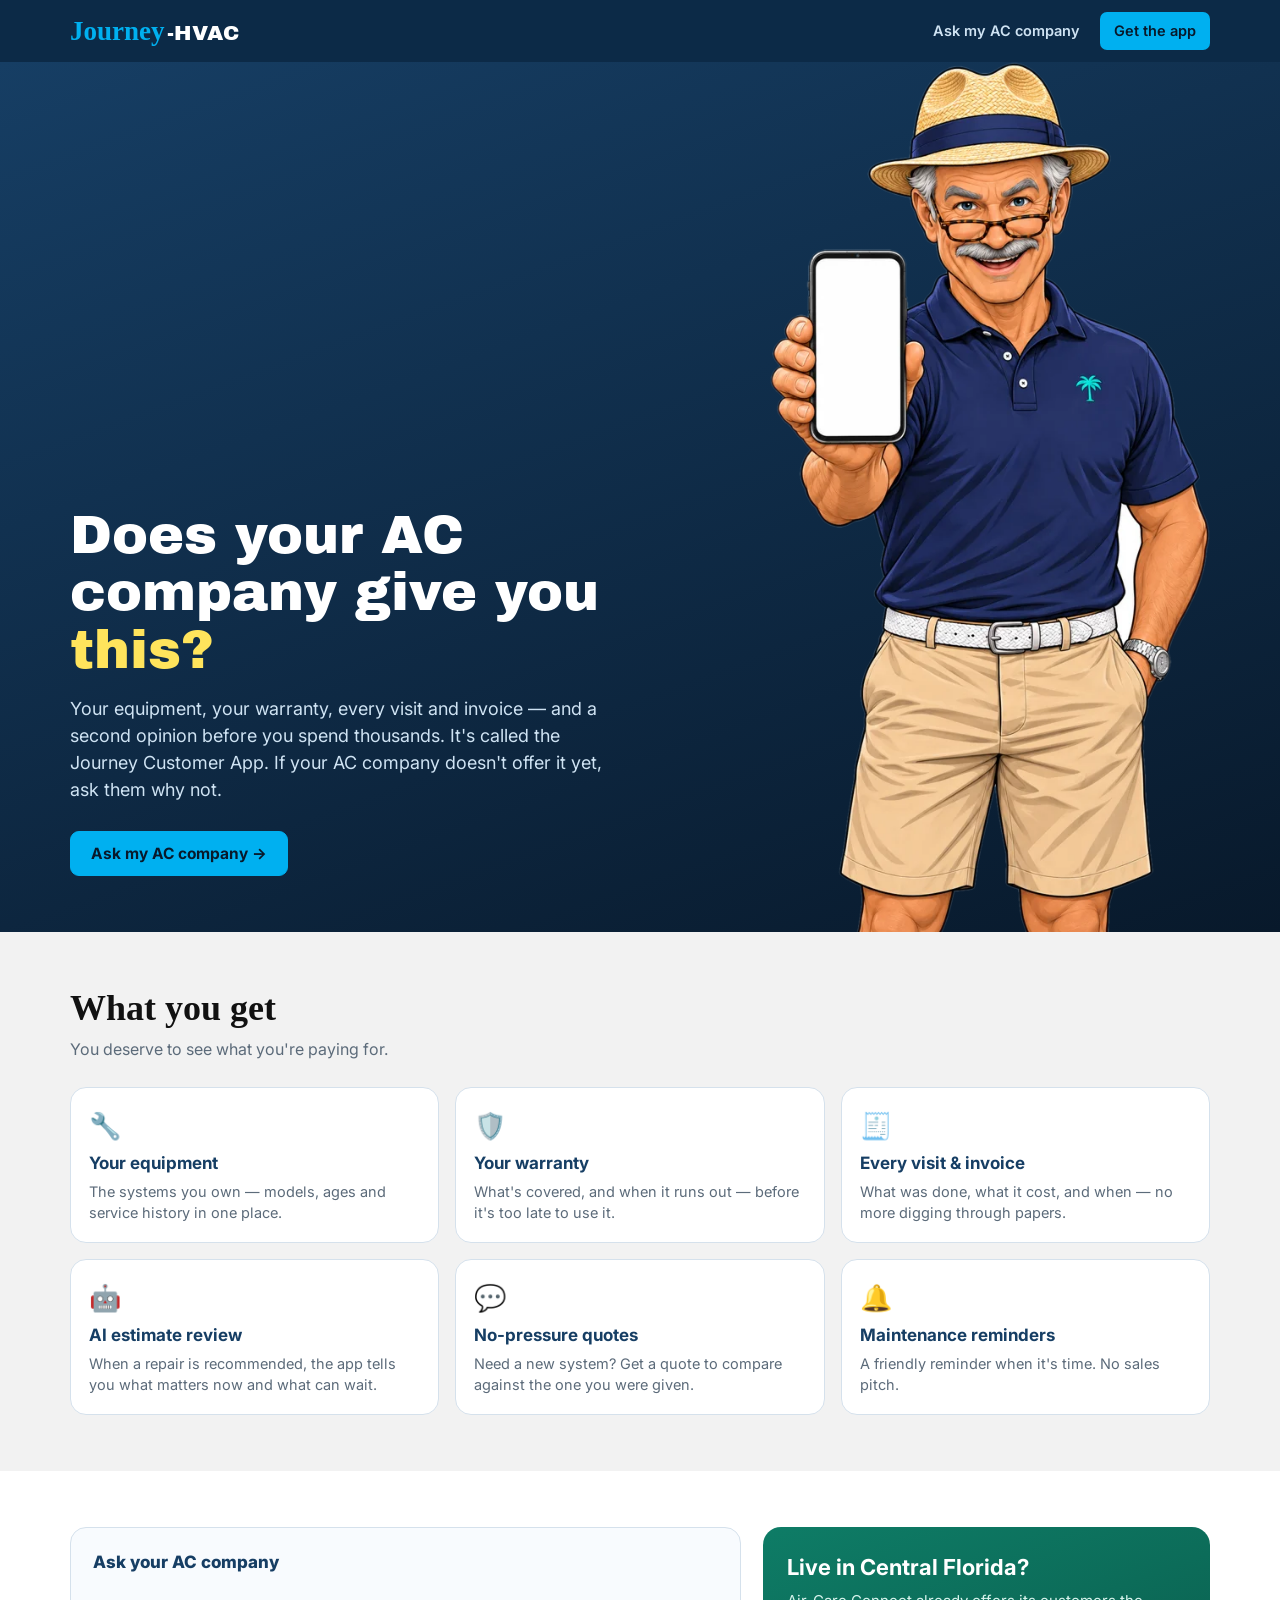
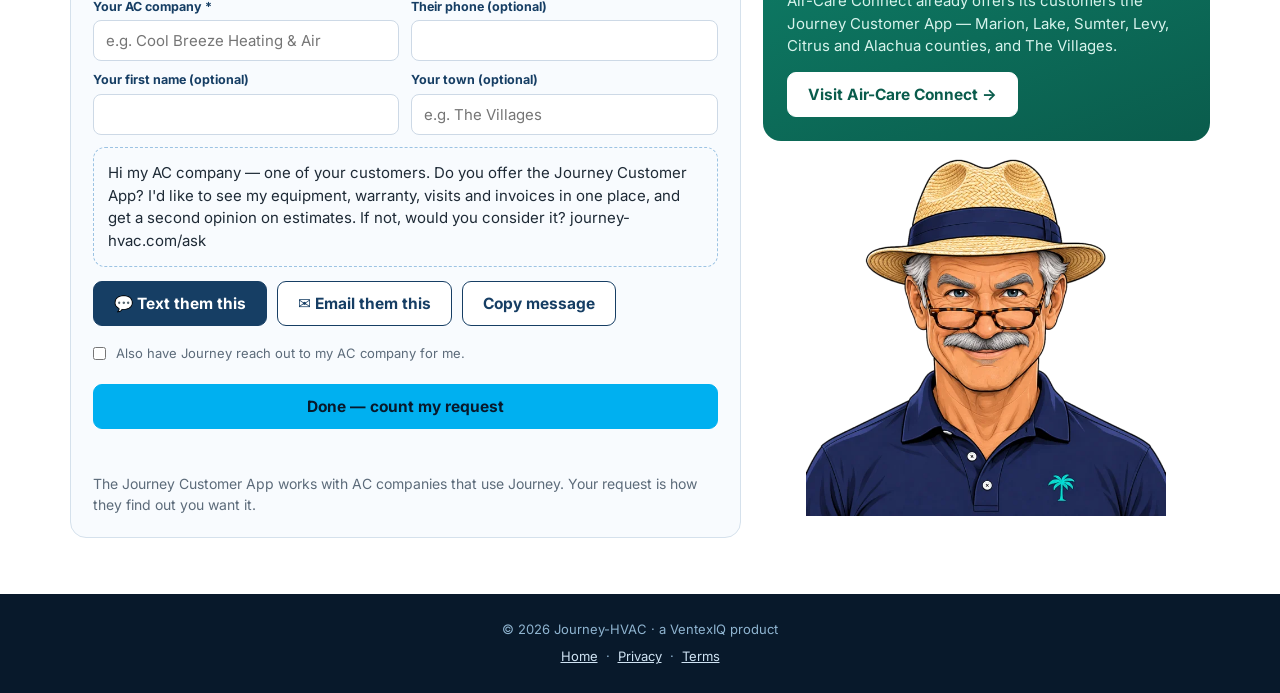
<file: ask.html>
<!DOCTYPE html>
<html lang="en">
<head>
<meta charset="utf-8">
<meta name="viewport" content="width=device-width, initial-scale=1">
<title>Ask your AC company for the Journey Customer App</title>
<meta name="description" content="See your equipment, warranty, every visit and invoice, and get an AI second opinion on repair estimates. Ask your AC company for the Journey Customer App.">
<meta property="og:title" content="Does your AC company give you this?">
<meta property="og:description" content="Your equipment, warranty, every visit and invoice — and an AI second opinion on estimates. Ask your AC company for the Journey Customer App.">
<meta property="og:image" content="https://journey-hvac.com/walt/og.jpg">
<link rel="icon" href="data:image/svg+xml,<svg xmlns='http://www.w3.org/2000/svg' viewBox='0 0 100 100'><rect x='4' y='4' width='92' height='92' rx='24' fill='%230C2A47'/><text x='50' y='74' font-size='66' font-weight='800' text-anchor='middle' fill='%2300B0F0' font-family='Georgia,serif'>J</text></svg>">
<link rel="preconnect" href="https://fonts.googleapis.com"><link rel="preconnect" href="https://fonts.gstatic.com" crossorigin>
<link href="https://fonts.googleapis.com/css2?family=Inter:wght@400;600;700;800;900&family=Archivo+Black&display=swap" rel="stylesheet">
<link rel="stylesheet" href="/hub.css">
<style>
  .hero{background:linear-gradient(160deg,#163E64 0%,#08192B 100%);color:#fff;overflow:hidden}
  .hero .wrap{display:grid;grid-template-columns:1.1fr .9fr;gap:20px;align-items:end}
  .hero h1{font-family:'Archivo Black','Arial Black',Arial,sans-serif;font-weight:400;font-size:clamp(32px,4.6vw,54px);line-height:1.06;padding-top:56px}
  .hero h1 em{color:#FFE45C;font-style:normal}
  .hero p{color:#cfe3f3;font-size:18px;margin:16px 0 28px;max-width:560px}
  .hero img{width:100%;max-width:440px;display:block;margin-left:auto}
  @media (max-width:820px){ .hero .wrap{grid-template-columns:1fr} .hero img{max-width:300px;margin:0 auto} }
  .feats{display:grid;grid-template-columns:repeat(3,1fr);gap:16px}
  @media (max-width:860px){ .feats{grid-template-columns:1fr 1fr} } @media (max-width:520px){ .feats{grid-template-columns:1fr} }
  .feat{background:#fff;border:1px solid var(--line);border-radius:16px;padding:18px}
  .feat .ic{font-size:26px} .feat h3{color:var(--navy);font-size:17px;margin:6px 0 4px} .feat p{color:var(--mute);font-size:14.5px}
  .two{display:grid;grid-template-columns:1.2fr .8fr;gap:22px;align-items:start}
  @media (max-width:860px){ .two{grid-template-columns:1fr} }
  .msgbox{background:#F8FBFE;border:1px dashed #9CC3E3;border-radius:12px;padding:14px;font-size:15px;color:#1E2A36;white-space:pre-wrap;margin-top:12px}
  .btns{display:flex;gap:10px;flex-wrap:wrap;margin-top:14px}
  .local{background:linear-gradient(160deg,#0E7C66,#0A5C4C);color:#fff;border-radius:18px;padding:24px}
  .local h3{font-size:22px;margin-bottom:6px} .local p{color:#D7F3EC;font-size:15px}
  .local .btn{margin-top:14px;background:#fff;color:#0A5C4C;border-color:#fff}
  .honest{font-size:14px;color:var(--mute);margin-top:14px}
</style>
</head>
<body>
<header class="top"><div class="wrap">
  <a class="brand" href="/"><span class="j">Journey</span><span class="h">-HVAC</span></a>
  <nav class="nav"><a class="opt" href="#ask">Ask my AC company</a><a class="cta" href="#ask">Get the app</a></nav>
</div></header>

<section class="hero"><div class="wrap">
  <div>
    <h1>Does your AC company give you <em>this?</em></h1>
    <p>Your equipment, your warranty, every visit and invoice — and a second opinion before you spend thousands. It's called the Journey Customer App. If your AC company doesn't offer it yet, ask them why not.</p>
    <a class="btn cyan" href="#ask" style="margin-bottom:56px">Ask my AC company →</a>
  </div>
  <img src="/walt/walt-phone.webp" alt="Walt showing the Journey Customer App on his phone">
</div></section>

<section class="sec"><div class="wrap">
  <h2>What you get</h2>
  <p class="lede">You deserve to see what you're paying for.</p>
  <div class="feats">
    <div class="feat"><div class="ic">🔧</div><h3>Your equipment</h3><p>The systems you own — models, ages and service history in one place.</p></div>
    <div class="feat"><div class="ic">🛡️</div><h3>Your warranty</h3><p>What's covered, and when it runs out — before it's too late to use it.</p></div>
    <div class="feat"><div class="ic">🧾</div><h3>Every visit & invoice</h3><p>What was done, what it cost, and when — no more digging through papers.</p></div>
    <div class="feat"><div class="ic">🤖</div><h3>AI estimate review</h3><p>When a repair is recommended, the app tells you what matters now and what can wait.</p></div>
    <div class="feat"><div class="ic">💬</div><h3>No-pressure quotes</h3><p>Need a new system? Get a quote to compare against the one you were given.</p></div>
    <div class="feat"><div class="ic">🔔</div><h3>Maintenance reminders</h3><p>A friendly reminder when it's time. No sales pitch.</p></div>
  </div>
</div></section>

<section class="sec alt" id="ask"><div class="wrap two">
  <div class="panel">
    <h3>Ask your AC company</h3>
    <form class="fm" onsubmit="return false">
      <div class="r2"><div><label for="a_co">Your AC company *</label><input id="a_co" placeholder="e.g. Cool Breeze Heating & Air"></div><div><label for="a_cph">Their phone (optional)</label><input id="a_cph" type="tel"></div></div>
      <div class="r2"><div><label for="a_nm">Your first name (optional)</label><input id="a_nm" autocomplete="given-name"></div><div><label for="a_city">Your town (optional)</label><input id="a_city" placeholder="e.g. The Villages"></div></div>
      <div class="msgbox" id="msg"></div>
      <div class="btns">
        <a class="btn solid" id="smsBtn" href="#">💬 Text them this</a>
        <a class="btn" id="mailBtn" href="#">✉️ Email them this</a>
        <button class="btn" type="button" id="copyBtn">Copy message</button>
      </div>
      <label class="chk" style="margin-top:18px"><input type="checkbox" id="a_reach"> Also have Journey reach out to my AC company for me.</label>
      <div id="reachMore" style="display:none">
        <div class="r2"><div><label for="a_ph">Your phone (optional)</label><input id="a_ph" type="tel" autocomplete="tel"></div><div><label for="a_em">Your email (optional)</label><input id="a_em" type="email" autocomplete="email"></div></div>
        <p class="honest">We'll only use these to let you know when your AC company is on board. We never sell your information.</p>
      </div>
      <div class="hp" aria-hidden="true"><label>Website<input id="a_web" tabindex="-1" autocomplete="off"></label></div>
      <button class="btn cyan wide" type="button" id="sendBtn">Done — count my request</button>
      <div class="msg" id="out"></div>
    </form>
    <p class="honest">The Journey Customer App works with AC companies that use Journey. Your request is how they find out you want it.</p>
  </div>
  <div>
    <div class="local">
      <h3>Live in Central Florida?</h3>
      <p>Air-Care Connect already offers its customers the Journey Customer App — Marion, Lake, Sumter, Levy, Citrus and Alachua counties, and The Villages.</p>
      <a class="btn" href="https://air-careconnect.com" target="_blank" rel="noopener">Visit Air-Care Connect →</a>
    </div>
    <img src="/walt/walt-face.webp" alt="" style="width:100%;max-width:360px;display:block;margin:18px auto 0">
  </div>
</div></section>

<footer>
  <div>© 2026 Journey-HVAC · a VentexIQ product</div>
  <div style="margin-top:8px"><a href="/">Home</a>·<a href="/privacy.html">Privacy</a>·<a href="/terms.html">Terms</a></div>
</footer>

<script src="/hub.js"></script>
<script>
  const $ = (id) => document.getElementById(id);
  function message() {
    const co = $('a_co').value.trim() || 'my AC company', nm = $('a_nm').value.trim();
    return `Hi ${co} — ${nm ? 'this is ' + nm + ', ' : ''}one of your customers. Do you offer the Journey Customer App? I'd like to see my equipment, warranty, visits and invoices in one place, and get a second opinion on estimates. If not, would you consider it? journey-hvac.com/ask`;
  }
  function refresh() {
    const m = message(), ph = $('a_cph').value.replace(/\D/g, '');
    $('msg').textContent = m;
    $('smsBtn').href = `sms:${ph}${/iPhone|iPad/.test(navigator.userAgent) ? '&' : '?'}body=${encodeURIComponent(m)}`;
    $('mailBtn').href = `mailto:?subject=${encodeURIComponent('Do you offer the Journey Customer App?')}&body=${encodeURIComponent(m)}`;
  }
  ['a_co', 'a_cph', 'a_nm'].forEach((id) => $(id).addEventListener('input', refresh)); refresh();
  $('a_reach').addEventListener('change', (e) => { $('reachMore').style.display = e.target.checked ? '' : 'none' });
  $('copyBtn').addEventListener('click', async () => { try { await navigator.clipboard.writeText(message()); $('copyBtn').textContent = 'Copied ✓' } catch (e) {} });
  $('sendBtn').addEventListener('click', async () => {
    const out = $('out');
    if (!$('a_co').value.trim()) { out.className = 'msg err'; out.textContent = "Please enter your AC company's name."; return }
    $('sendBtn').disabled = true
    const d = await JourneyHub.api({ action: 'ask', contractor: $('a_co').value, contractor_phone: $('a_cph').value, name: $('a_nm').value, city: $('a_city').value,
      reach_out: $('a_reach').checked, phone: $('a_ph').value, email: $('a_em').value, website: $('a_web').value })
    $('sendBtn').disabled = false
    if (d && d.ok) { out.className = 'msg ok'; out.textContent = $('a_reach').checked ? "Thank you! We'll reach out to them — and the more customers ask, the faster it happens." : 'Thank you! Your request is counted. Send them the message above, too.' }
    else { out.className = 'msg err'; out.textContent = (d && d.error) || 'Something went wrong. Please try again.' }
  })
</script>
</body>
</html>
</file>
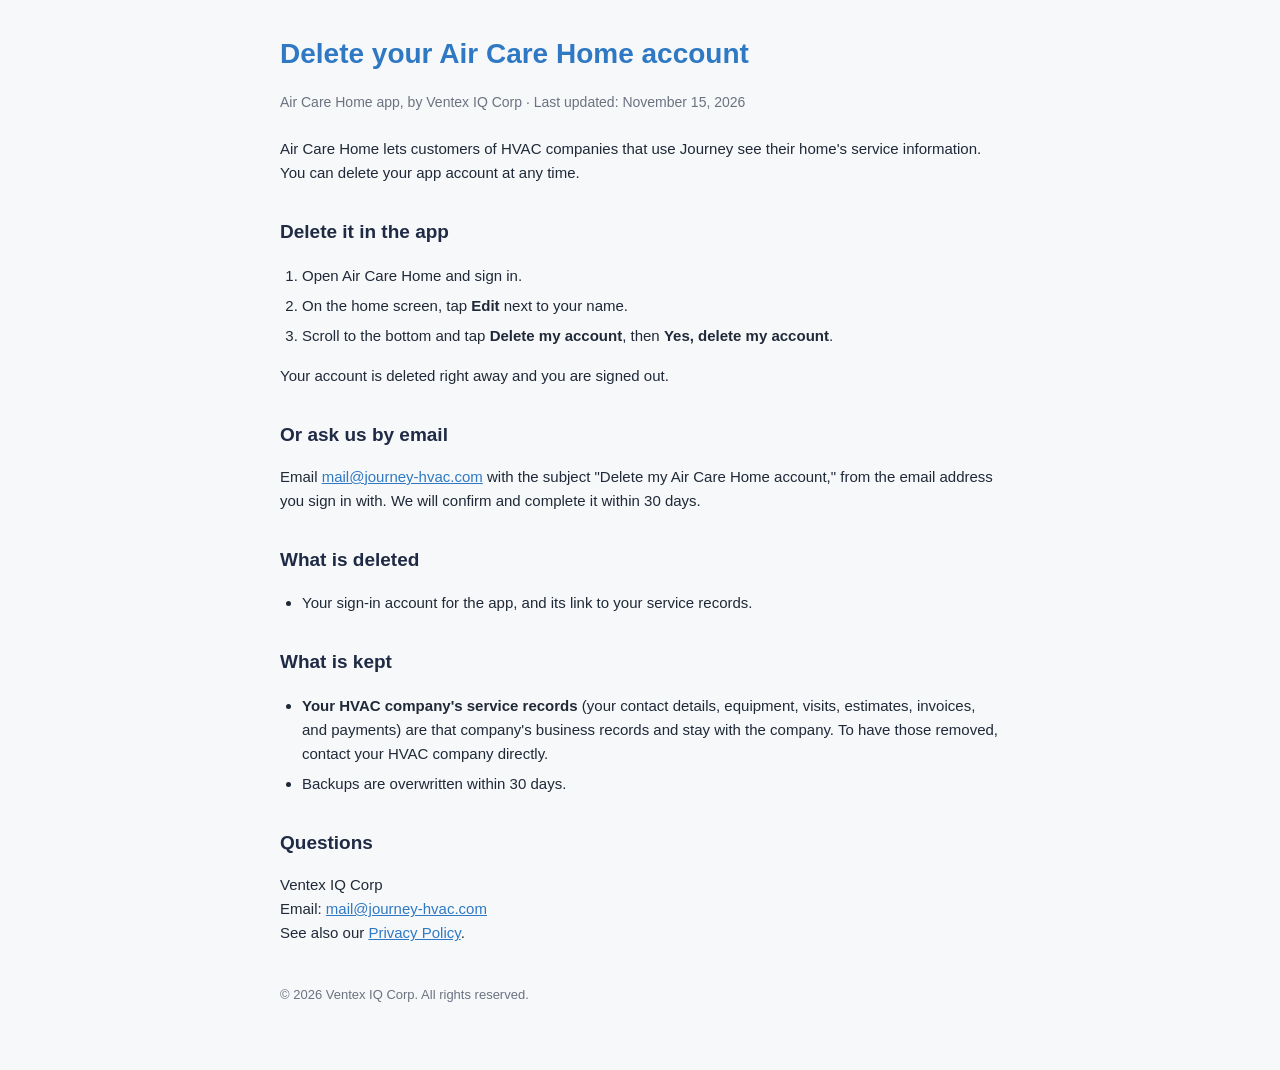
<file: customer-app-delete.html>
<!DOCTYPE html>
<html lang="en">
<head>
<meta charset="utf-8" />
<meta name="viewport" content="width=device-width, initial-scale=1" />
<title>Delete Your Air Care Home Account</title>
<meta name="robots" content="index,follow" />
<style>
  :root { color-scheme: light; }
  * { box-sizing: border-box; }
  body { margin:0; font-family: Arial, Helvetica, sans-serif; line-height:1.6; color:#1f2937; background:#f7f8fa; }
  .wrap { max-width:760px; margin:0 auto; padding:32px 20px 64px; }
  h1 { color:#2F79C4; font-size:28px; margin:0 0 4px; }
  h2 { color:#1f2a44; font-size:19px; margin:32px 0 8px; }
  .updated { color:#6b7280; font-size:14px; margin-bottom:24px; }
  p,li { font-size:15px; }
  ol,ul { padding-left:22px; } li { margin-bottom:6px; }
  a { color:#2F79C4; }
  footer { margin-top:40px; color:#6b7280; font-size:13px; }
</style>
</head>
<body>
<div class="wrap">

  <h1>Delete your Air Care Home account</h1>
  <p class="updated">Air Care Home app, by Ventex IQ Corp · Last updated: November 15, 2026</p>

  <p>Air Care Home lets customers of HVAC companies that use Journey see their home's service
  information. You can delete your app account at any time.</p>

  <h2>Delete it in the app</h2>
  <ol>
    <li>Open Air Care Home and sign in.</li>
    <li>On the home screen, tap <strong>Edit</strong> next to your name.</li>
    <li>Scroll to the bottom and tap <strong>Delete my account</strong>, then <strong>Yes, delete my
    account</strong>.</li>
  </ol>
  <p>Your account is deleted right away and you are signed out.</p>

  <h2>Or ask us by email</h2>
  <p>Email <a href="mailto:mail@journey-hvac.com?subject=Delete%20my%20Home%20Comfort%20Connect%20account">mail@journey-hvac.com</a>
  with the subject "Delete my Air Care Home account," from the email address you sign in with. We
  will confirm and complete it within 30 days.</p>

  <h2>What is deleted</h2>
  <ul>
    <li>Your sign-in account for the app, and its link to your service records.</li>
  </ul>

  <h2>What is kept</h2>
  <ul>
    <li><strong>Your HVAC company's service records</strong> (your contact details, equipment, visits,
    estimates, invoices, and payments) are that company's business records and stay with the company.
    To have those removed, contact your HVAC company directly.</li>
    <li>Backups are overwritten within 30 days.</li>
  </ul>

  <h2>Questions</h2>
  <p>Ventex IQ Corp<br />
  Email: <a href="mailto:mail@journey-hvac.com">mail@journey-hvac.com</a><br />
  See also our <a href="/privacy.html">Privacy Policy</a>.</p>

  <footer>&copy; 2026 Ventex IQ Corp. All rights reserved.</footer>

</div>
</body>
</html>
</file>
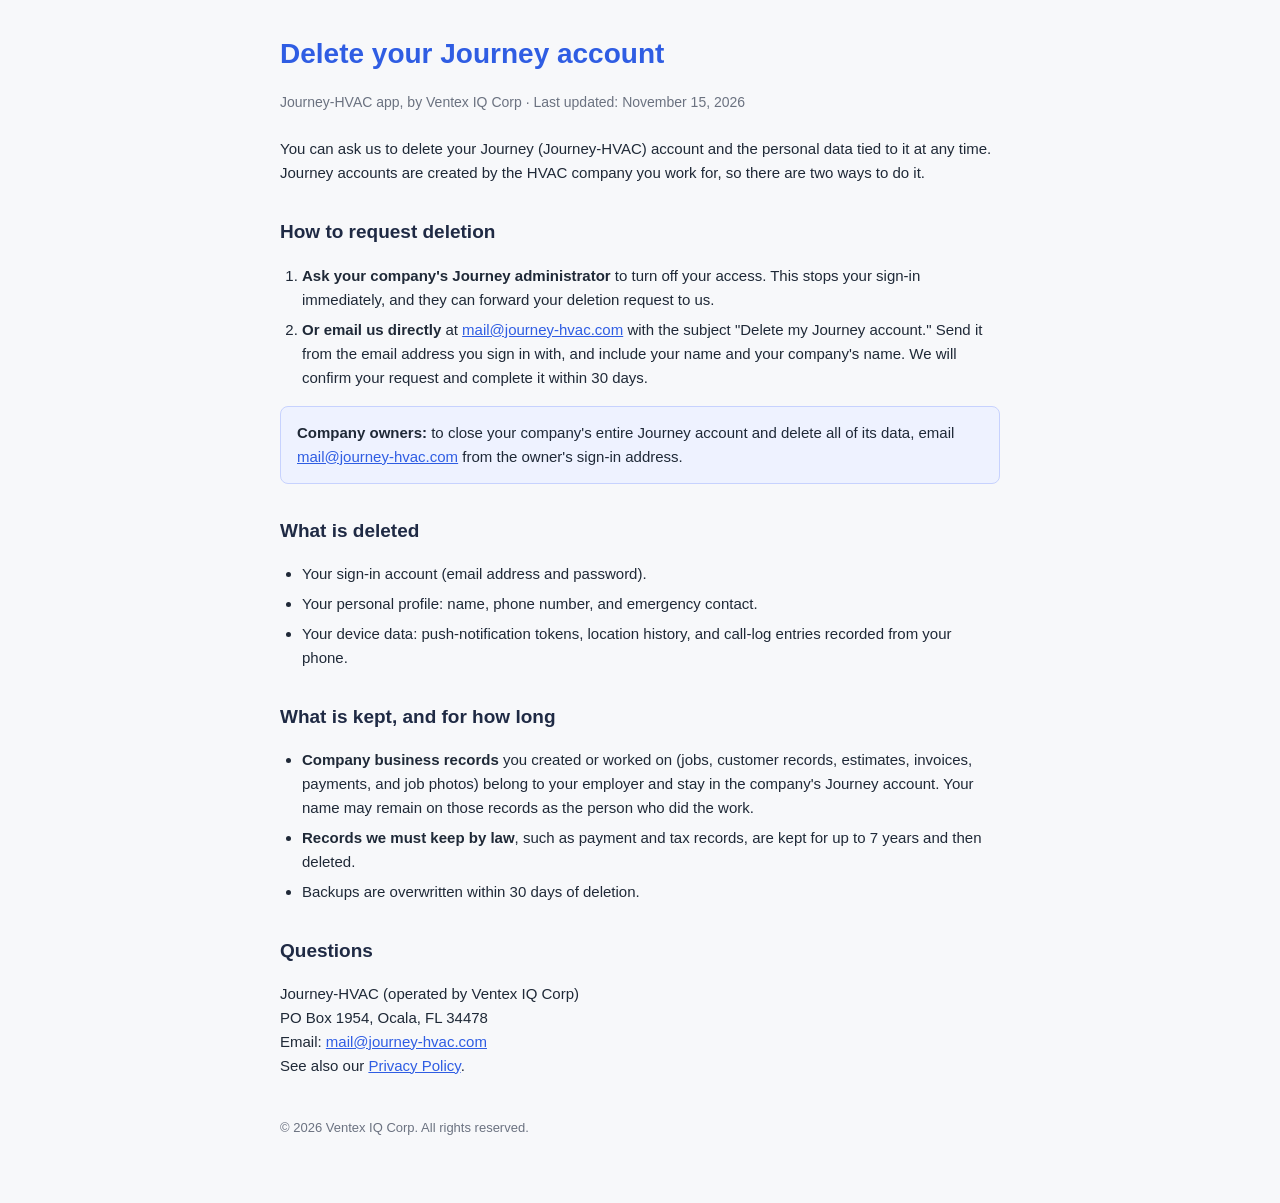
<file: delete-account.html>
<!DOCTYPE html>
<html lang="en">
<head>
<meta charset="utf-8" />
<meta name="viewport" content="width=device-width, initial-scale=1" />
<title>Delete Your Account | Journey</title>
<meta name="robots" content="index,follow" />
<style>
  :root { color-scheme: light; }
  * { box-sizing: border-box; }
  body { margin:0; font-family: Arial, Helvetica, sans-serif; line-height:1.6; color:#1f2937; background:#f7f8fa; }
  .wrap { max-width:760px; margin:0 auto; padding:32px 20px 64px; }
  h1 { color:#2F5DE3; font-size:28px; margin:0 0 4px; }
  h2 { color:#1f2a44; font-size:19px; margin:32px 0 8px; }
  .updated { color:#6b7280; font-size:14px; margin-bottom:24px; }
  p,li { font-size:15px; }
  ol,ul { padding-left:22px; } li { margin-bottom:6px; }
  .callout { background:#eef2ff; border:1px solid #c7d2fe; border-radius:8px; padding:14px 16px; margin:16px 0; }
  a { color:#2F5DE3; }
  footer { margin-top:40px; color:#6b7280; font-size:13px; }
</style>
</head>
<body>
<div class="wrap">

  <h1>Delete your Journey account</h1>
  <p class="updated">Journey-HVAC app, by Ventex IQ Corp · Last updated: November 15, 2026</p>

  <p>You can ask us to delete your Journey (Journey-HVAC) account and the personal data tied to it at any
  time. Journey accounts are created by the HVAC company you work for, so there are two ways to do it.</p>

  <h2>How to request deletion</h2>
  <ol>
    <li><strong>Ask your company's Journey administrator</strong> to turn off your access. This stops your
    sign-in immediately, and they can forward your deletion request to us.</li>
    <li><strong>Or email us directly</strong> at <a href="mailto:mail@journey-hvac.com?subject=Delete%20my%20Journey%20account">mail@journey-hvac.com</a>
    with the subject "Delete my Journey account." Send it from the email address you sign in with, and
    include your name and your company's name. We will confirm your request and complete it within
    30 days.</li>
  </ol>

  <div class="callout">
    <p style="margin:0"><strong>Company owners:</strong> to close your company's entire Journey account and
    delete all of its data, email <a href="mailto:mail@journey-hvac.com?subject=Close%20our%20Journey%20account">mail@journey-hvac.com</a>
    from the owner's sign-in address.</p>
  </div>

  <h2>What is deleted</h2>
  <ul>
    <li>Your sign-in account (email address and password).</li>
    <li>Your personal profile: name, phone number, and emergency contact.</li>
    <li>Your device data: push-notification tokens, location history, and call-log entries recorded from
    your phone.</li>
  </ul>

  <h2>What is kept, and for how long</h2>
  <ul>
    <li><strong>Company business records</strong> you created or worked on (jobs, customer records,
    estimates, invoices, payments, and job photos) belong to your employer and stay in the company's
    Journey account. Your name may remain on those records as the person who did the work.</li>
    <li><strong>Records we must keep by law</strong>, such as payment and tax records, are kept for up to
    7 years and then deleted.</li>
    <li>Backups are overwritten within 30 days of deletion.</li>
  </ul>

  <h2>Questions</h2>
  <p>Journey-HVAC (operated by Ventex IQ Corp)<br />
  PO Box 1954, Ocala, FL 34478<br />
  Email: <a href="mailto:mail@journey-hvac.com">mail@journey-hvac.com</a><br />
  See also our <a href="/privacy.html">Privacy Policy</a>.</p>

  <footer>&copy; 2026 Ventex IQ Corp. All rights reserved.</footer>

</div>
</body>
</html>
</file>
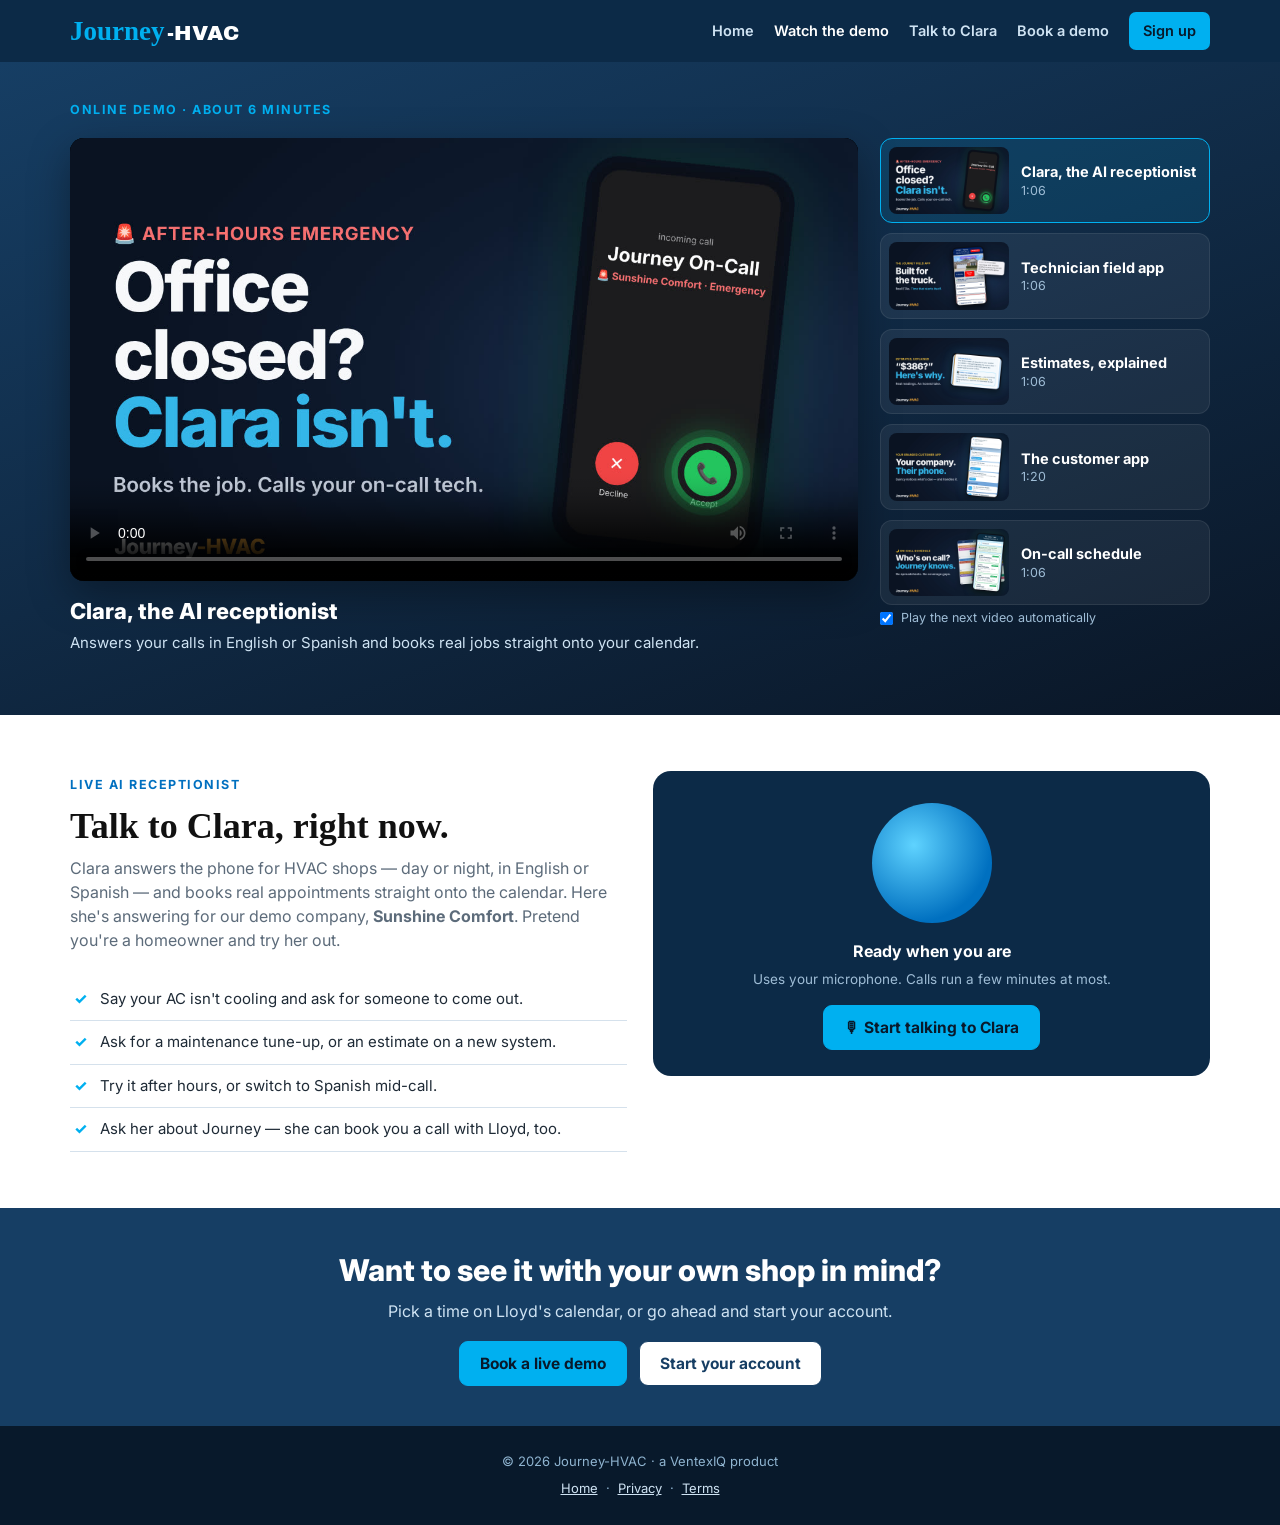
<file: demo.html>
<!DOCTYPE html>
<html lang="en">
<head>
<meta charset="utf-8">
<meta name="viewport" content="width=device-width, initial-scale=1">
<title>Online demo — Journey-HVAC</title>
<meta name="description" content="Watch the Journey-HVAC tour and talk to Clara, the AI receptionist, live in your browser.">
<meta property="og:title" content="Journey-HVAC online demo">
<meta property="og:description" content="Narrated tours of the Journey apps, plus a live AI receptionist you can talk to.">
<meta property="og:image" content="https://journey-hvac.com/videos/clara.jpg">
<link rel="icon" href="data:image/svg+xml,<svg xmlns='http://www.w3.org/2000/svg' viewBox='0 0 100 100'><rect x='4' y='4' width='92' height='92' rx='24' fill='%230C2A47'/><text x='50' y='74' font-size='66' font-weight='800' text-anchor='middle' fill='%2300B0F0' font-family='Georgia,serif'>J</text></svg>">
<link rel="preconnect" href="https://fonts.googleapis.com"><link rel="preconnect" href="https://fonts.gstatic.com" crossorigin>
<link href="https://fonts.googleapis.com/css2?family=Inter:wght@400;600;700;800&family=Archivo+Black&display=swap" rel="stylesheet">
<link rel="stylesheet" href="/hub.css">
</head>
<body>
<header class="top"><div class="wrap">
  <a class="brand" href="/"><span class="j">Journey</span><span class="h">-HVAC</span></a>
  <nav class="nav">
    <a class="opt" href="/">Home</a>
    <a class="opt on" href="/demo">Watch the demo</a>
    <a class="opt" href="#clara">Talk to Clara</a>
    <a class="opt" href="/start#book">Book a demo</a>
    <a class="cta" href="/signup">Sign up</a>
  </nav>
</div></header>

<section class="band" style="padding-top:34px"><div class="wrap">
  <span class="kicker">Online demo · about 6 minutes</span>
  <div class="player" style="margin-top:6px">
    <div>
      <div class="screen"><video id="vid" controls playsinline preload="metadata"></video></div>
      <div class="now"><h2 id="vTitle"></h2><p id="vDesc"></p></div>
    </div>
    <div>
      <div class="list" id="list"></div>
      <label class="autoplay"><input type="checkbox" id="auto" checked> Play the next video automatically</label>
    </div>
  </div>
</div></section>

<section class="sec alt" id="clara"><div class="wrap">
  <div class="clara">
    <div>
      <span class="kicker" style="color:#0070C0">Live AI receptionist</span>
      <h2>Talk to Clara, right now.</h2>
      <p class="lede">Clara answers the phone for HVAC shops — day or night, in English or Spanish — and books real appointments straight onto the calendar. Here she's answering for our demo company, <b>Sunshine Comfort</b>. Pretend you're a homeowner and try her out.</p>
      <ul class="tips">
        <li>Say your AC isn't cooling and ask for someone to come out.</li>
        <li>Ask for a maintenance tune-up, or an estimate on a new system.</li>
        <li>Try it after hours, or switch to Spanish mid-call.</li>
        <li>Ask her about Journey — she can book you a call with Lloyd, too.</li>
      </ul>
    </div>
    <div class="callbox">
      <div class="orb" id="orb"></div>
      <div class="state" id="cState">Ready when you are</div>
      <div class="hint" id="cHint">Uses your microphone. Calls run a few minutes at most.</div>
      <button class="btn cyan" id="cBtn">🎙 Start talking to Clara</button>
      <div class="transcript" id="tx"></div>
    </div>
  </div>
</div></section>

<section class="cta-band">
  <h2>Want to see it with your own shop in mind?</h2>
  <p>Pick a time on Lloyd's calendar, or go ahead and start your account.</p>
  <div class="row"><a class="btn cyan" href="/start#book">Book a live demo</a><a class="btn" href="/signup">Start your account</a></div>
</section>

<footer>
  <div>© 2026 Journey-HVAC · a VentexIQ product</div>
  <div style="margin-top:8px"><a href="/">Home</a>·<a href="/privacy.html">Privacy</a>·<a href="/terms.html">Terms</a></div>
</footer>

<script src="/hub.js"></script>
<script>
  // ---- Video tour --------------------------------------------------------------
  var VIDEOS = [
    { id: 'clara', t: 'Clara, the AI receptionist', d: 'Answers your calls in English or Spanish and books real jobs straight onto your calendar.', len: '1:06' },
    { id: 'field-app', t: 'Technician field app', d: 'Your technician’s day in one app, from the job details to wrapping up at the house.', len: '1:06' },
    { id: 'estimates', t: 'Estimates, explained', d: 'System estimates your customers can actually understand.', len: '1:06' },
    { id: 'customer-app', t: 'The customer app', d: 'Your customers book service and follow their appointments — under your brand.', len: '1:20' },
    { id: 'on-call', t: 'On-call schedule', d: 'After-hours calls reach the right tech, with the right permissions for the night.', len: '1:06' },
  ];
  var vid = document.getElementById('vid'), list = document.getElementById('list'), cur = 0;
  VIDEOS.forEach(function (v, i) {
    var b = document.createElement('button'); b.className = 'item'; b.type = 'button';
    b.innerHTML = '<img src="/videos/' + v.id + '.jpg" alt="" loading="lazy"><div><b>' + v.t + '</b><small>' + v.len + '</small></div>';
    b.addEventListener('click', function () { play(i, true); });
    list.appendChild(b);
  });
  function play(i, start) {
    cur = i; var v = VIDEOS[i];
    vid.poster = '/videos/' + v.id + '.jpg'; vid.src = '/videos/' + v.id + '.mp4';
    document.getElementById('vTitle').textContent = v.t; document.getElementById('vDesc').textContent = v.d;
    [].forEach.call(list.children, function (c, k) { c.classList.toggle('on', k === i); });
    if (start) vid.play().catch(function () {});
    try { history.replaceState(null, '', '#' + v.id); } catch (e) {}
  }
  vid.addEventListener('ended', function () { if (document.getElementById('auto').checked && cur < VIDEOS.length - 1) play(cur + 1, true); });
  var hash = location.hash.slice(1), start = VIDEOS.map(function (v) { return v.id; }).indexOf(hash);
  play(start >= 0 ? start : 0, false);
  if (hash === 'clara-call') document.getElementById('clara').scrollIntoView();
</script>
<script type="module">
  // ---- Talk to Clara (Retell web call) ----------------------------------------
  const btn = document.getElementById('cBtn'), st = document.getElementById('cState'), hint = document.getElementById('cHint'), orb = document.getElementById('orb'), tx = document.getElementById('tx');
  let client = null, live = false;
  const set = (s, h) => { st.textContent = s; if (h !== undefined) hint.textContent = h; };
  function reset(msg) {
    live = false; orb.classList.remove('live', 'talk');
    btn.disabled = false; btn.textContent = '🎙 Talk to Clara again'; btn.className = 'btn cyan';
    set(msg || 'Call ended', 'Thanks for trying Clara. Ready to see the rest of Journey?');
  }
  function showTranscript(list) {
    if (!Array.isArray(list) || !list.length) return;
    tx.style.display = 'block';
    tx.innerHTML = list.slice(-12).map((u) => `<p class="${u.role === 'agent' ? 'a' : 'u'}"><b>${u.role === 'agent' ? 'Clara' : 'You'}:</b> ${JourneyHub.esc(u.content)}</p>`).join('');
    tx.scrollTop = tx.scrollHeight;
  }
  btn.addEventListener('click', async () => {
    if (live) { try { client && client.stopCall(); } catch (e) {} reset(); return; }
    btn.disabled = true; set('Connecting…', 'Allow microphone access if your browser asks.');
    try { const s = await navigator.mediaDevices.getUserMedia({ audio: true }); s.getTracks().forEach((t) => t.stop()); }
    catch (e) { btn.disabled = false; set('Microphone blocked', 'Clara needs your microphone. Allow it in your browser, then try again.'); return; }
    const d = await JourneyHub.api({ action: 'web_call' });
    if (!d || !d.ok) { btn.disabled = false; set('Clara is unavailable', (d && d.error) || 'Please try again shortly.'); return; }
    try {
      const { RetellWebClient } = await import('https://esm.sh/retell-client-js-sdk@3.0.4');
      client = new RetellWebClient();
      client.on('call_started', () => { live = true; orb.classList.add('live'); btn.disabled = false; btn.textContent = '⏹ End call'; btn.className = 'btn'; set('Connected — say hello', 'Talk normally. Clara will answer for Sunshine Comfort.'); });
      client.on('agent_start_talking', () => { orb.classList.add('talk'); set('Clara is talking…'); });
      client.on('agent_stop_talking', () => { orb.classList.remove('talk'); set('Listening…'); });
      client.on('update', (u) => showTranscript(u && u.transcript));
      client.on('call_ended', () => reset());
      client.on('error', (e) => { console.error(e); try { client.stopCall(); } catch (x) {} reset('The call dropped'); });
      await client.startCall({ accessToken: d.access_token, callId: d.call_id, transport: d.transport, iceServers: d.ice_servers });
    } catch (e) { console.error(e); btn.disabled = false; set('Couldn\'t connect', 'Please try again, or call (352) 484-6341.'); }
  });
</script>
<script src="https://journey-hvac.app/clara-widget.js" data-org="5bb0e0a2-9a0a-4f45-96b9-69e7fe31ba8b" data-label="Talk to Clara" data-color="#00A6D6" async></script>
</body>
</html>
</file>
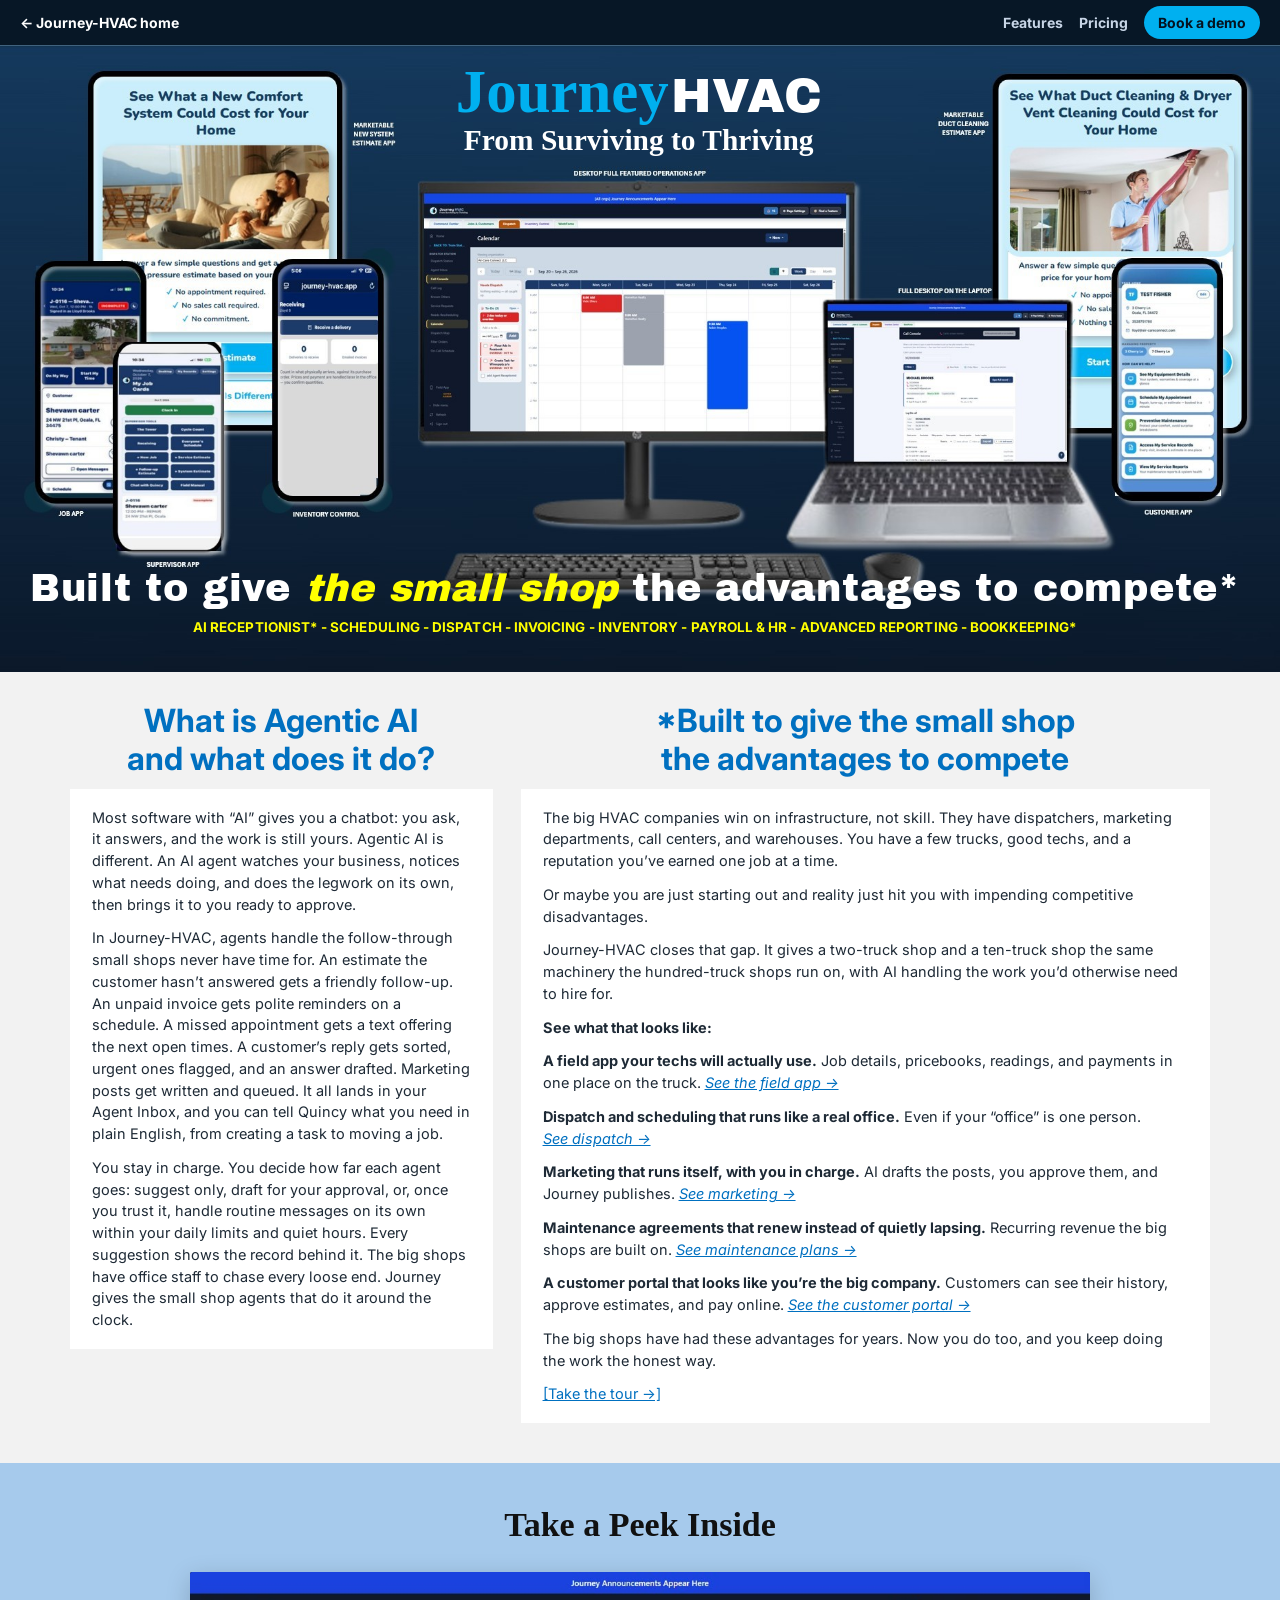
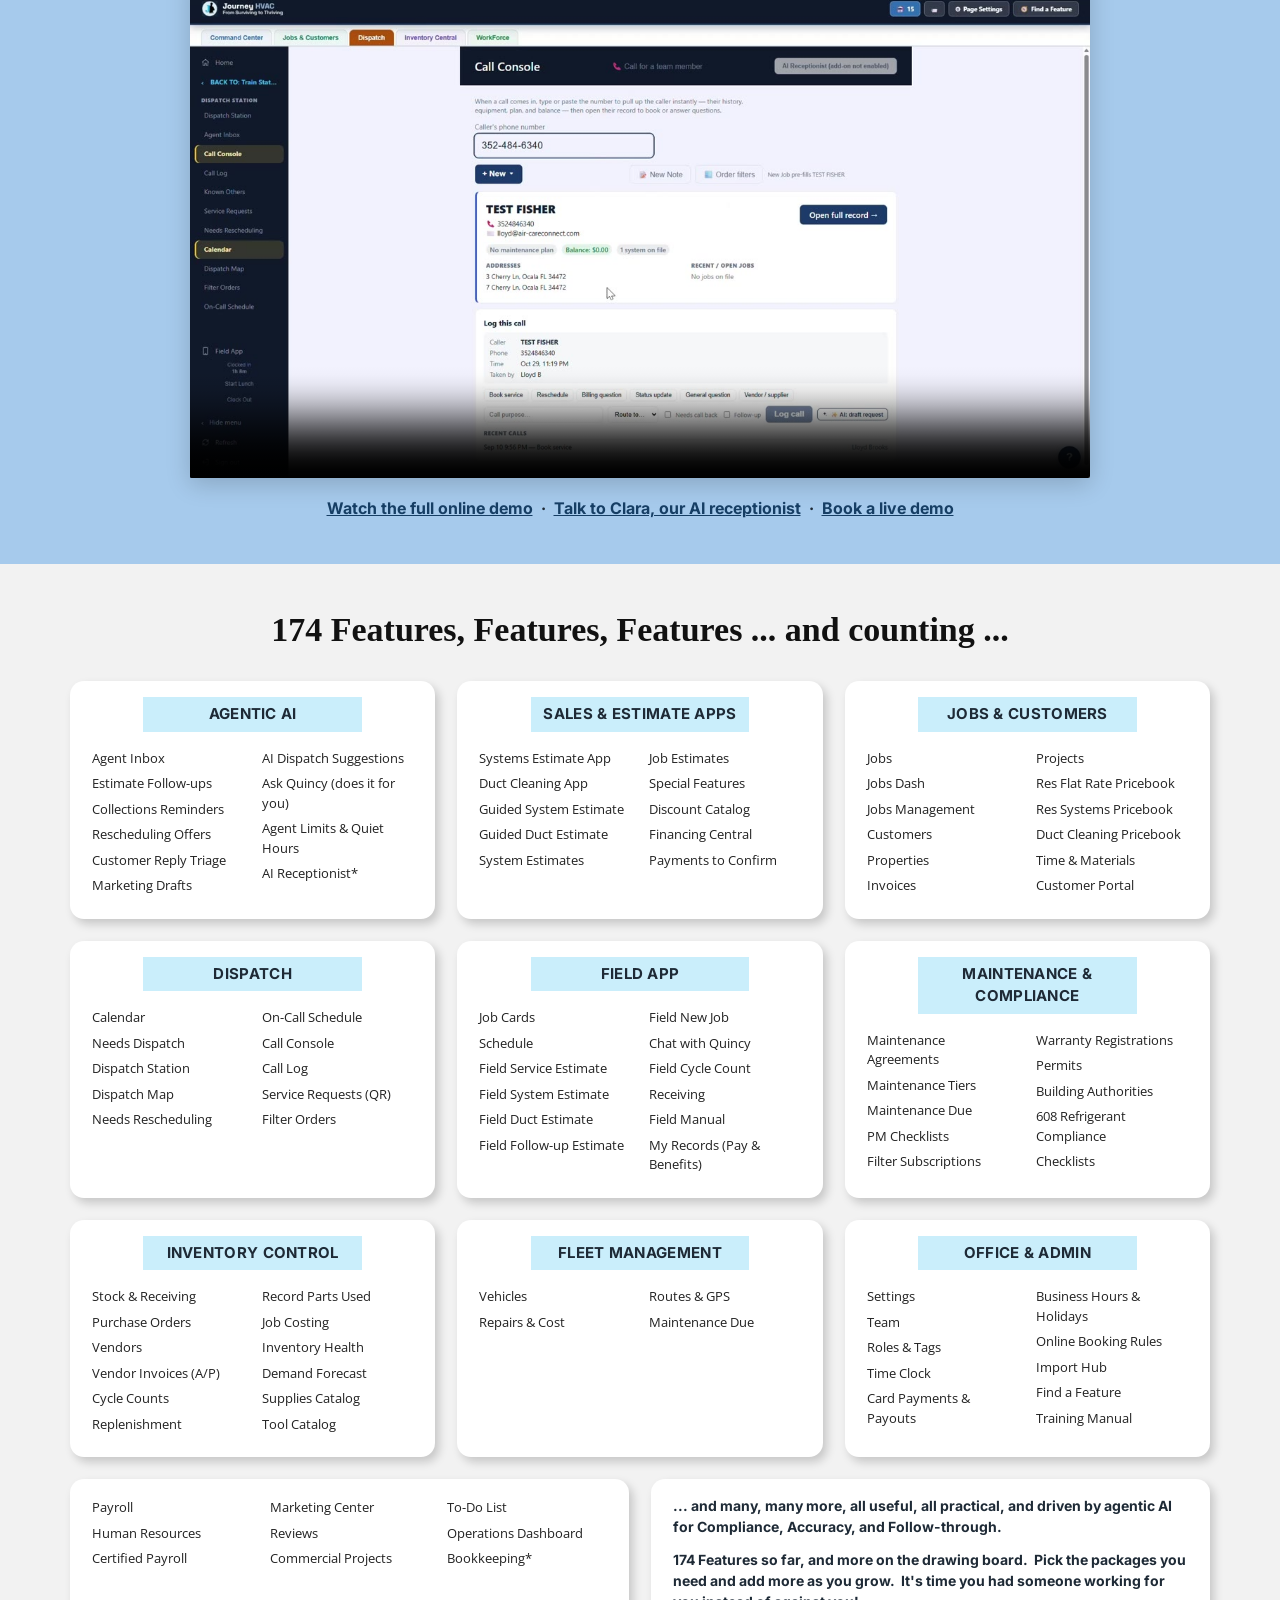
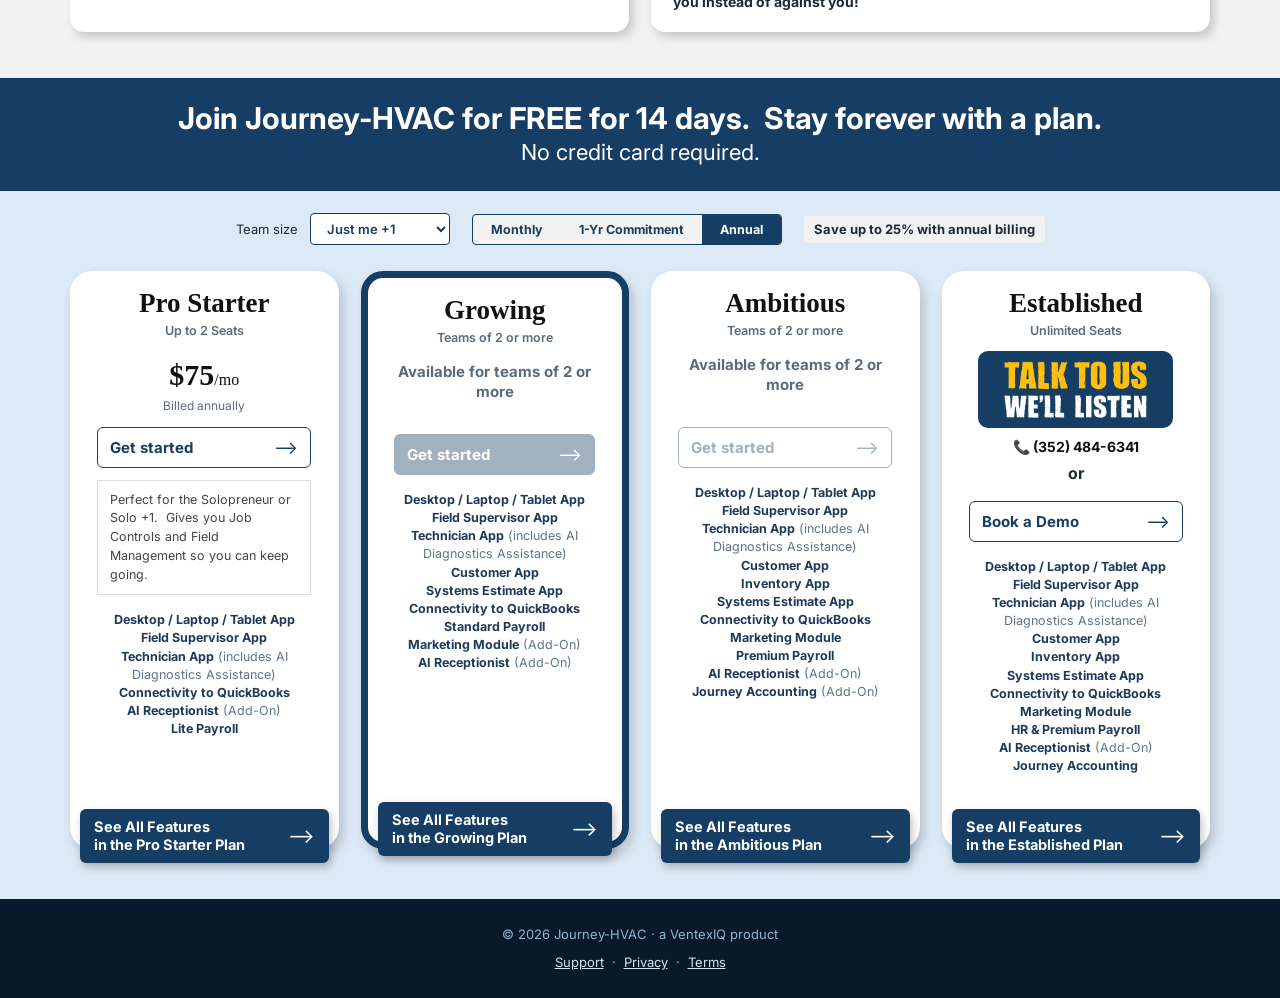
<file: features.html>
<!DOCTYPE html>
<html lang="en">
<head>
<meta charset="utf-8">
<meta name="viewport" content="width=device-width, initial-scale=1">
<title>Features &amp; Pricing — Journey-HVAC</title>
<meta name="description" content="Journey-HVAC is field service software with agentic AI, built to give the small HVAC shop the advantages to compete — scheduling, dispatch, invoicing, inventory, payroll & HR, reporting, and more.">
<link rel="icon" href="data:image/svg+xml,<svg xmlns='http://www.w3.org/2000/svg' viewBox='0 0 100 100'><rect x='4' y='4' width='92' height='92' rx='24' fill='%230C2A47'/><text x='50' y='74' font-size='66' font-weight='800' fill='%2300B0F0' text-anchor='middle' font-family='serif'>J</text></svg>">
<link rel="preconnect" href="https://fonts.googleapis.com">
<link rel="preconnect" href="https://fonts.gstatic.com" crossorigin>
<link href="https://fonts.googleapis.com/css2?family=Inter:ital,wght@0,400;0,600;0,700;0,800;1,700;1,800&family=Archivo+Black&family=Open+Sans:wght@400;600&display=swap" rel="stylesheet">
<style>
  :root{
    --navy:#163E64; --navy-d:#0C2A47; --cyan:#00B0F0; --blue:#0070C0; --banner:#053CEB;
    --gray:#F2F2F2; --peek:#A6CAEC; --price:#DCEAF7; --label:#CAEEFB; --ink:#1E2A36; --mute:#5C6B7A;
    --serif:'Times New Roman',Times,Georgia,serif; --sans:'Inter',system-ui,-apple-system,'Segoe UI',Arial,sans-serif;
  }
  *{box-sizing:border-box;margin:0;padding:0}
  html{scroll-behavior:smooth}
  body{font-family:var(--sans);color:var(--ink);background:var(--gray);-webkit-font-smoothing:antialiased;line-height:1.5}
  a{color:inherit}
  .wrap{max-width:1180px;margin:0 auto;padding:0 20px}

  /* Announcement banner (managed in Journey → Admin → Website Announcement) */
  #announce{display:none;background:var(--banner);color:#fff;text-align:center;font-weight:700;font-size:16px;padding:10px 16px}
  #announce a{color:#fff;margin-left:8px;text-decoration:underline}

  /* Hero */
  .hero{position:relative;background:linear-gradient(#163E64,#0a1626)}
  .hero-stage{position:relative;width:min(100%,calc(90vh * 2.0417));margin:0 auto;aspect-ratio:1862/912;background:url(hero.jpg) center/100% 100% no-repeat;container-type:inline-size}
  .hero-stage .tag{position:absolute;left:38%;top:12.4%;color:#fff;font-weight:700;font-size:.85cqw;letter-spacing:.01em}
  .hero-title{position:absolute;left:49.9%;top:2.2%;transform:translateX(-50%);text-align:center;white-space:nowrap;line-height:1}
  .wordmark{display:block;font-size:4.75cqw;line-height:1.05}
  .wordmark .j{font-family:var(--serif);font-weight:700;color:var(--cyan)}
  .wordmark .h{font-family:'Archivo Black','Arial Black',Arial,sans-serif;font-size:.8em;color:#fff;margin-left:.04em}
  .tagline{display:block;font-family:var(--serif);font-weight:700;font-size:2.3cqw;color:#fff;margin-top:.2cqw}
  .hero-head{position:absolute;left:49.6%;top:83.4%;transform:translateX(-50%);white-space:nowrap;text-align:center}
  .hero-head h2{font-family:'Archivo Black','Arial Black',Arial,sans-serif;font-weight:400;font-size:2.98cqw;letter-spacing:.02em;color:#fff;line-height:1.1}
  .hero-head h2 em{color:#FFFF00;font-style:italic}
  .hero-head .strip{font-weight:700;font-size:1.05cqw;color:#FFFF00;margin-top:.55cqw;letter-spacing:.005em}
  .hero-mobile{display:none}

  /* Agentic AI / Advantages */
  .why{padding:30px 0 40px;background:var(--gray)}
  .why .cols{display:grid;grid-template-columns:38fr 62fr;gap:28px;align-items:start}
  .why h2{color:var(--blue);font-weight:700;font-size:32px;line-height:1.2;text-align:center;margin-bottom:10px}
  .panel{background:#fff;padding:18px 22px;font-size:14.5px;min-height:100%}
  .panel p{margin-bottom:12px}
  .panel p:last-child{margin-bottom:0}
  .soon{color:var(--blue);font-style:italic;text-decoration:underline;cursor:default;white-space:nowrap}

  /* Peek */
  .peek{background:var(--peek);padding:36px 0 44px;text-align:center}
  .peek h2{font-family:var(--serif);font-weight:700;font-size:34px;color:#111;margin-bottom:22px}
  .peek video{width:100%;max-width:900px;display:block;margin:0 auto;background:#000;border-radius:2px;box-shadow:0 6px 24px rgba(0,0,0,.18)}

  /* Features */
  .features{background:var(--gray);padding:40px 0 46px}
  .features h2{font-family:var(--serif);font-weight:700;font-size:34px;text-align:center;color:#111;margin-bottom:26px}
  .fgrid{display:grid;grid-template-columns:repeat(3,1fr);gap:22px}
  .fcard{background:#fff;border-radius:14px;box-shadow:4px 5px 10px rgba(0,0,0,.18);padding:16px 22px 20px}
  .fcard .lbl{background:var(--label);font-weight:700;text-align:center;font-size:15px;padding:6px 10px;width:68%;margin:0 auto 14px;letter-spacing:.02em}
  .fcard ul{list-style:none;columns:2;column-gap:18px;font-family:'Open Sans',var(--sans);font-size:13px;color:#222}
  .fcard li{padding:3px 0;break-inside:avoid}
  .frow2{display:grid;grid-template-columns:1fr 1fr;gap:22px;margin-top:22px}
  .fcard.more ul{columns:3}
  .fcard.note{font-weight:700;font-size:14px;display:flex;flex-direction:column;justify-content:center;gap:12px}

  /* Join banner */
  .join{background:var(--navy);color:#fff;text-align:center;padding:22px 16px}
  .join h2{font-weight:700;font-size:30px;line-height:1.2}
  .join p{font-size:22px}

  /* Pricing */
  .pricing{background:var(--price);padding:22px 0 50px}
  .controls{display:flex;justify-content:center;align-items:center;gap:22px;flex-wrap:wrap;margin-bottom:26px}
  .controls label{font-size:13px;margin-right:8px}
  .controls select{font:600 13px var(--sans);color:var(--navy);padding:6px 12px;border:1px solid var(--navy);border-radius:4px;background:#fff;min-width:140px}
  .toggle{display:inline-flex;border:1px solid var(--navy);border-radius:4px;overflow:hidden;background:#F2F2F2}
  .toggle button{font:700 12.5px var(--sans);color:var(--navy);background:transparent;border:0;padding:7px 18px;cursor:pointer}
  .toggle button.on{background:var(--navy);color:#fff}
  .save{font-size:13px;font-weight:700;background:#F2F2F2;padding:4px 10px;border-radius:3px}
  .plans{display:grid;grid-template-columns:repeat(4,1fr);gap:22px;align-items:stretch}
  .plan{position:relative;background:#fff;border-radius:22px;box-shadow:4px 6px 12px rgba(0,0,0,.18);padding:16px 18px 74px;text-align:center;display:flex;flex-direction:column}
  .plan.feat{border:7px solid var(--navy)}
  .plan h3{font-family:var(--serif);font-weight:700;font-size:27px;color:#111;line-height:1.2}
  .seats{font-size:12.5px;color:var(--mute);font-weight:600;min-height:18px;margin-top:2px}
  .price{font-family:var(--serif);font-weight:700;font-size:30px;color:#111;margin:14px 0 2px;min-height:40px;line-height:1.3}
  .price small{font-size:16px;font-weight:400}
  .price.na{font-family:var(--sans);font-size:15px;font-weight:700;color:var(--mute);line-height:1.35;display:flex;align-items:center;justify-content:center}
  .billing{font-size:12px;color:var(--mute);min-height:18px}
  .go{display:flex;justify-content:space-between;align-items:center;margin:12px auto 0;width:92%;font:700 15px var(--sans);color:var(--navy);background:#fff;border:1.5px solid var(--navy);border-radius:6px;padding:9px 12px;cursor:pointer;text-align:left}
  .go::after{content:'⟶';font-size:18px;font-weight:400}
  .go.solid{background:var(--navy);color:#fff}
  .go[disabled]{opacity:.4;cursor:not-allowed}
  .desc{border:1px solid #ddd;font-size:12.5px;color:#444;text-align:left;padding:10px 12px;margin:12px auto 0;width:92%}
  .incl{list-style:none;margin-top:16px;font-size:12.5px;line-height:1.45;color:#1F3A5A}
  .incl b{font-weight:700}
  .incl span{color:#5f7488}
  .talk img{width:84%;max-width:240px;margin:10px auto 8px;display:block;background:#163E64;border-radius:10px;padding:6px 8px}
  .phone{font-weight:700;font-size:14px;color:#111;text-decoration:none;display:inline-block}
  .or{font-weight:700;margin:4px 0}
  .see{position:absolute;left:10px;right:10px;bottom:-14px;background:var(--navy);color:#fff;border:0;border-radius:6px;padding:9px 14px;text-align:left;font:700 14.5px/1.25 var(--sans);cursor:pointer;display:flex;justify-content:space-between;align-items:center;gap:8px;box-shadow:2px 4px 8px rgba(0,0,0,.25)}
  .see::after{content:'⟶';font-size:20px;font-weight:400}

  footer{background:#08192B;color:#8FB4D0;text-align:center;padding:26px 16px;font-size:13px}
  footer a{color:#cfe3f3;margin:0 8px}

  /* Sign-up / demo form */
  dialog{border:0;border-radius:16px;padding:0;max-width:540px;width:calc(100% - 32px);box-shadow:0 20px 60px rgba(0,0,0,.35)}
  dialog::backdrop{background:rgba(8,25,43,.6)}
  .fm{padding:26px 26px 22px}
  .fm h3{font-size:22px;font-weight:800;color:var(--navy);margin-bottom:4px}
  .fm .ctx{font-size:13.5px;color:var(--mute);margin-bottom:16px}
  .fm .r2{display:grid;grid-template-columns:1fr 1fr;gap:12px}
  .fm label{display:block;font-size:12.5px;font-weight:600;color:var(--navy);margin:8px 0 4px}
  .fm input,.fm textarea{width:100%;padding:10px 12px;border:1px solid #cdd9e6;border-radius:8px;font:15px var(--sans)}
  .fm .acts{display:flex;justify-content:flex-end;gap:10px;margin-top:16px}
  .fm .acts button{font:700 15px var(--sans);border-radius:8px;padding:10px 18px;cursor:pointer;border:1.5px solid var(--navy)}
  .fm .send{background:var(--navy);color:#fff}
  .fm .cancel{background:#fff;color:var(--navy)}
  #fmMsg{font-size:14px;font-weight:600;margin-top:10px;display:none}

  @media (max-width:1020px){
    .plans{grid-template-columns:repeat(2,1fr);row-gap:40px}
    .fgrid{grid-template-columns:repeat(2,1fr)}
  }
  @media (max-width:760px){
    .hero-stage .tag,.hero-title,.hero-head{display:none}
    .hero-stage{background-image:url(hero-sm.jpg)}
    .hero-mobile{display:block;background:#163E64;color:#fff;text-align:center;padding:22px 16px 18px}
    .hero-mobile .tag{font-size:11px;font-weight:700;opacity:.9}
    .hero-mobile .wordmark{font-size:44px}
    .hero-mobile .tagline{font-size:24px;margin-top:4px}
    .hero-mobile h2{font-weight:800;font-size:22px;line-height:1.2;margin-top:14px}
    .hero-mobile h2 em{color:#FFFF00;font-style:italic}
    .hero-mobile .strip{color:#FFFF00;font-weight:700;font-size:12px;margin-top:8px}
    .why .cols,.frow2{grid-template-columns:1fr}
    .fgrid{grid-template-columns:1fr}
    .plans{grid-template-columns:1fr}
    .fcard.more ul{columns:2}
    .join h2{font-size:23px}.join p{font-size:17px}
    .why h2,.peek h2,.features h2{font-size:26px}
    .fm .r2{grid-template-columns:1fr}
  }
</style>
</head>
<body>
<div style="background:#071726;padding:12px 20px;display:flex;justify-content:space-between;align-items:center;font-family:Inter,Arial,sans-serif;font-weight:700;font-size:14px"><a href="/" style="color:#fff;text-decoration:none">&larr; Journey-HVAC home</a><span><a href="#features" style="color:#C7D5E6;text-decoration:none;margin-right:16px">Features</a><a href="#pricing" style="color:#C7D5E6;text-decoration:none;margin-right:16px">Pricing</a><a href="/start#book" style="background:#00B0F0;color:#04121F;text-decoration:none;padding:8px 14px;border-radius:999px">Book a demo</a></span></div>

<div id="announce" role="status"></div>

<!-- HERO -->
<section class="hero" id="top">
  <div class="hero-mobile">
    <h1 class="wordmark"><span class="j">Journey</span><span class="h">HVAC</span></h1>
    <span class="tagline">From Surviving to Thriving</span>
    <h2>Built to give <em>the small shop</em> the advantages to compete*</h2>
    <div class="strip">AI RECEPTIONIST* - SCHEDULING - DISPATCH - INVOICING - INVENTORY - PAYROLL &amp; HR - ADVANCED REPORTING - BOOKKEEPING*</div>
  </div>
  <div class="hero-stage" role="img" aria-label="Journey-HVAC on every device: Technician, Supervisor, Inventory, Customer, Desktop, Laptop and Systems Estimate apps">
    <div class="hero-title" aria-hidden="true">
      <span class="wordmark"><span class="j">Journey</span><span class="h">HVAC</span></span>
      <span class="tagline">From Surviving to Thriving</span>
    </div>
    <div class="hero-head" aria-hidden="true">
      <h2>Built to give <em>the small shop</em> the advantages to compete*</h2>
      <div class="strip">AI RECEPTIONIST* - SCHEDULING - DISPATCH - INVOICING - INVENTORY - PAYROLL &amp; HR - ADVANCED REPORTING - BOOKKEEPING*</div>
    </div>
  </div>
</section>

<!-- AGENTIC AI + ADVANTAGES -->
<section class="why">
  <div class="wrap cols">
    <div>
      <h2>What is Agentic AI<br>and what does it do?</h2>
      <div class="panel">
        <p>Most software with &ldquo;AI&rdquo; gives you a chatbot: you ask, it answers, and the work is still yours. Agentic AI is different. An AI agent watches your business, notices what needs doing, and does the legwork on its own, then brings it to you ready to approve.</p>
        <p>In Journey-HVAC, agents handle the follow-through small shops never have time for. An estimate the customer hasn&rsquo;t answered gets a friendly follow-up. An unpaid invoice gets polite reminders on a schedule. A missed appointment gets a text offering the next open times. A customer&rsquo;s reply gets sorted, urgent ones flagged, and an answer drafted. Marketing posts get written and queued. It all lands in your Agent Inbox, and you can tell Quincy what you need in plain English, from creating a task to moving a job.</p>
        <p>You stay in charge. You decide how far each agent goes: suggest only, draft for your approval, or, once you trust it, handle routine messages on its own within your daily limits and quiet hours. Every suggestion shows the record behind it. The big shops have office staff to chase every loose end. Journey gives the small shop agents that do it around the clock.</p>
      </div>
    </div>
    <div>
      <h2>*Built to give the small shop<br>the advantages to compete</h2>
      <div class="panel">
        <p>The big HVAC companies win on infrastructure, not skill. They have dispatchers, marketing departments, call centers, and warehouses. You have a few trucks, good techs, and a reputation you’ve earned one job at a time.</p>
        <p>Or maybe you are just starting out and reality just hit you with impending competitive disadvantages.</p>
        <p>Journey-HVAC closes that gap. It gives a two-truck shop and a ten-truck shop the same machinery the hundred-truck shops run on, with AI handling the work you’d otherwise need to hire for.</p>
        <p><b>See what that looks like:</b></p>
        <p><b>A field app your techs will actually use.</b> Job details, pricebooks, readings, and payments in one place on the truck. <span class="soon">See the field app →</span></p>
        <p><b>Dispatch and scheduling that runs like a real office.</b> Even if your “office” is one person. <span class="soon">See dispatch →</span></p>
        <p><b>Marketing that runs itself, with you in charge.</b> AI drafts the posts, you approve them, and Journey publishes. <span class="soon">See marketing →</span></p>
        <p><b>Maintenance agreements that renew instead of quietly lapsing.</b> Recurring revenue the big shops are built on. <span class="soon">See maintenance plans →</span></p>
        <p><b>A customer portal that looks like you’re the big company.</b> Customers can see their history, approve estimates, and pay online. <span class="soon">See the customer portal →</span></p>
        <p>The big shops have had these advantages for years. Now you do too, and you keep doing the work the honest way.</p>
        <p><a href="#peek" style="color:var(--blue)">[Take the tour →]</a></p>
      </div>
    </div>
  </div>
</section>

<!-- PEEK -->
<section class="peek" id="peek">
  <div class="wrap">
    <h2>Take a Peek Inside</h2>
    <video controls preload="metadata" playsinline poster="peek-poster.jpg?v=2">
      <source src="journey-tour.mp4?v=2" type="video/mp4">
    </video>
    <p style="margin-top:18px;font-weight:700;font-size:16px"><a href="/demo" style="color:var(--navy)">Watch the full online demo</a> &nbsp;·&nbsp; <a href="/demo#clara" style="color:var(--navy)">Talk to Clara, our AI receptionist</a> &nbsp;·&nbsp; <a href="/start#book" style="color:var(--navy)">Book a live demo</a></p>
  </div>
</section>

<!-- FEATURES (moved above Pricing) -->
<section class="features" id="features">
  <div class="wrap">
    <h2>174 Features, Features, Features ... and counting ...</h2>
    <div class="fgrid">
      <div class="fcard"><div class="lbl">AGENTIC AI</div><ul>
        <li>Agent Inbox</li><li>Estimate Follow-ups</li><li>Collections Reminders</li><li>Rescheduling Offers</li><li>Customer Reply Triage</li><li>Marketing Drafts</li>
        <li>AI Dispatch Suggestions</li><li>Ask Quincy (does it for you)</li><li>Agent Limits &amp; Quiet Hours</li><li>AI Receptionist*</li></ul></div>
      <div class="fcard"><div class="lbl">SALES &amp; ESTIMATE APPS</div><ul>
        <li>Systems Estimate App</li><li>Duct Cleaning App</li><li>Guided System Estimate</li><li>Guided Duct Estimate</li><li>System Estimates</li><li>Job Estimates</li>
        <li>Special Features</li><li>Discount Catalog</li><li>Financing Central</li><li>Payments to Confirm</li></ul></div>
      <div class="fcard"><div class="lbl">JOBS &amp; CUSTOMERS</div><ul>
        <li>Jobs</li><li>Jobs Dash</li><li>Jobs Management</li><li>Customers</li><li>Properties</li><li>Invoices</li>
        <li>Projects</li><li>Res Flat Rate Pricebook</li><li>Res Systems Pricebook</li><li>Duct Cleaning Pricebook</li><li>Time &amp; Materials</li><li>Customer Portal</li></ul></div>
      <div class="fcard"><div class="lbl">DISPATCH</div><ul>
        <li>Calendar</li><li>Needs Dispatch</li><li>Dispatch Station</li><li>Dispatch Map</li><li>Needs Rescheduling</li><li>On-Call Schedule</li>
        <li>Call Console</li><li>Call Log</li><li>Service Requests (QR)</li><li>Filter Orders</li></ul></div>
      <div class="fcard"><div class="lbl">FIELD APP</div><ul>
        <li>Job Cards</li><li>Schedule</li><li>Field Service Estimate</li><li>Field System Estimate</li><li>Field Duct Estimate</li><li>Field Follow-up Estimate</li>
        <li>Field New Job</li><li>Chat with Quincy</li><li>Field Cycle Count</li><li>Receiving</li><li>Field Manual</li><li>My Records (Pay &amp; Benefits)</li></ul></div>
      <div class="fcard"><div class="lbl">MAINTENANCE &amp; COMPLIANCE</div><ul>
        <li>Maintenance Agreements</li><li>Maintenance Tiers</li><li>Maintenance Due</li><li>PM Checklists</li><li>Filter Subscriptions</li><li>Warranty Registrations</li>
        <li>Permits</li><li>Building Authorities</li><li>608 Refrigerant Compliance</li><li>Checklists</li></ul></div>
      <div class="fcard"><div class="lbl">INVENTORY CONTROL</div><ul>
        <li>Stock &amp; Receiving</li><li>Purchase Orders</li><li>Vendors</li><li>Vendor Invoices (A/P)</li><li>Cycle Counts</li><li>Replenishment</li>
        <li>Record Parts Used</li><li>Job Costing</li><li>Inventory Health</li><li>Demand Forecast</li><li>Supplies Catalog</li><li>Tool Catalog</li></ul></div>
      <div class="fcard"><div class="lbl">FLEET MANAGEMENT</div><ul>
        <li>Vehicles</li><li>Repairs &amp; Cost</li><li>Routes &amp; GPS</li><li>Maintenance Due</li></ul></div>
      <div class="fcard"><div class="lbl">OFFICE &amp; ADMIN</div><ul>
        <li>Settings</li><li>Team</li><li>Roles &amp; Tags</li><li>Time Clock</li><li>Card Payments &amp; Payouts</li><li>Business Hours &amp; Holidays</li>
        <li>Online Booking Rules</li><li>Import Hub</li><li>Find a Feature</li><li>Training Manual</li></ul></div>
    </div>
    <div class="frow2">
      <div class="fcard more"><ul>
        <li>Payroll</li><li>Human Resources</li><li>Certified Payroll</li>
        <li>Marketing Center</li><li>Reviews</li><li>Commercial Projects</li>
        <li>To-Do List</li><li>Operations Dashboard</li><li>Bookkeeping*</li></ul></div>
      <div class="fcard note">
        <div>... and many, many more, all useful, all practical, and driven by agentic AI for Compliance, Accuracy, and Follow-through.</div>
        <div>174 Features so far, and more on the drawing board.&nbsp; Pick the packages you need and add more as you grow.&nbsp; It's time you had someone working for you instead of against you!</div>
      </div>
    </div>
  </div>
</section>

<!-- JOIN -->
<section class="join">
  <h2>Join Journey-HVAC for FREE for 14 days.&nbsp; Stay forever with a plan.</h2>
  <p>No credit card required.</p>
</section>

<!-- PRICING -->
<section class="pricing" id="pricing">
  <div class="wrap">
    <div class="controls">
      <div><label for="team">Team size</label>
        <select id="team">
          <option value="solo">Just me +1</option>
          <option value="t1">2-5 people</option>
          <option value="t2">6-10 people</option>
          <option value="t3">11-15 people</option>
          <option value="big">16 or more</option>
        </select></div>
      <div class="toggle" role="group" aria-label="Billing">
        <button data-bill="monthly">Monthly</button>
        <button data-bill="commit">1-Yr Commitment</button>
        <button data-bill="annual" class="on">Annual</button>
      </div>
      <span class="save">Save up to 25% with annual billing</span>
    </div>

    <div class="plans">
      <div class="plan" data-plan="starter">
        <h3>Pro Starter</h3>
        <div class="seats"></div>
        <div class="price"></div><div class="billing"></div>
        <button class="go" data-go="Pro Starter">Get started</button>
        <div class="desc">Perfect for the Solopreneur or Solo +1.&nbsp; Gives you Job Controls and Field Management so you can keep going.</div>
        <ul class="incl">
          <li><b>Desktop / Laptop / Tablet App</b></li>
          <li><b>Field Supervisor App</b></li>
          <li><b>Technician App</b> <span>(includes AI Diagnostics Assistance)</span></li>
          <li><b>Connectivity to QuickBooks</b></li>
          <li><b>AI Receptionist</b> <span>(Add-On)</span></li>
          <li><b>Lite Payroll</b></li>
        </ul>
        <button class="see" data-see>See All Features<br>in the Pro Starter Plan</button>
      </div>

      <div class="plan feat" data-plan="growing">
        <h3>Growing</h3>
        <div class="seats"></div>
        <div class="price"></div><div class="billing"></div>
        <button class="go solid" data-go="Growing">Get started</button>
        <ul class="incl">
          <li><b>Desktop / Laptop / Tablet App</b></li>
          <li><b>Field Supervisor App</b></li>
          <li><b>Technician App</b> <span>(includes AI Diagnostics Assistance)</span></li>
          <li><b>Customer App</b></li>
          <li><b>Systems Estimate App</b></li>
          <li><b>Connectivity to QuickBooks</b></li>
          <li><b>Standard Payroll</b></li>
          <li><b>Marketing Module</b> <span>(Add-On)</span></li>
          <li><b>AI Receptionist</b> <span>(Add-On)</span></li>
        </ul>
        <button class="see" data-see>See All Features<br>in the Growing Plan</button>
      </div>

      <div class="plan" data-plan="ambitious">
        <h3>Ambitious</h3>
        <div class="seats"></div>
        <div class="price"></div><div class="billing"></div>
        <button class="go" data-go="Ambitious">Get started</button>
        <ul class="incl">
          <li><b>Desktop / Laptop / Tablet App</b></li>
          <li><b>Field Supervisor App</b></li>
          <li><b>Technician App</b> <span>(includes AI Diagnostics Assistance)</span></li>
          <li><b>Customer App</b></li>
          <li><b>Inventory App</b></li>
          <li><b>Systems Estimate App</b></li>
          <li><b>Connectivity to QuickBooks</b></li>
          <li><b>Marketing Module</b></li>
          <li><b>Premium Payroll</b></li>
          <li><b>AI Receptionist</b> <span>(Add-On)</span></li>
          <li><b>Journey Accounting</b> <span>(Add-On)</span></li>
        </ul>
        <button class="see" data-see>See All Features<br>in the Ambitious Plan</button>
      </div>

      <div class="plan talk" data-plan="established">
        <h3>Established</h3>
        <div class="seats">Unlimited Seats</div>
        <img src="talk-to-us.png" alt="Talk to us — we'll listen">
        <a class="phone" href="tel:+13524846341">📞 (352) 484-6341</a>
        <div class="or">or</div>
        <button class="go" data-demo>Book a Demo</button>
        <ul class="incl">
          <li><b>Desktop / Laptop / Tablet App</b></li>
          <li><b>Field Supervisor App</b></li>
          <li><b>Technician App</b> <span>(includes AI Diagnostics Assistance)</span></li>
          <li><b>Customer App</b></li>
          <li><b>Inventory App</b></li>
          <li><b>Systems Estimate App</b></li>
          <li><b>Connectivity to QuickBooks</b></li>
          <li><b>Marketing Module</b></li>
          <li><b>HR &amp; Premium Payroll</b></li>
          <li><b>AI Receptionist</b> <span>(Add-On)</span></li>
          <li><b>Journey Accounting</b></li>
        </ul>
        <button class="see" data-see>See All Features<br>in the Established Plan</button>
      </div>
    </div>
  </div>
</section>

<footer>
  <div>© 2026 Journey-HVAC · a VentexIQ product</div>
  <div style="margin-top:8px"><a href="support.html">Support</a>·<a href="privacy.html">Privacy</a>·<a href="terms.html">Terms</a></div>
</footer>

<!-- Sign-up / demo form -->
<dialog id="dlg">
  <form class="fm" method="dialog" onsubmit="return false">
    <h3 id="fmTitle">Start your free 14-day trial</h3>
    <div class="ctx" id="fmCtx"></div>
    <div id="fmBody">
      <div class="r2">
        <div><label for="f_name">Name</label><input id="f_name" autocomplete="name"></div>
        <div><label for="f_company">Company</label><input id="f_company" autocomplete="organization"></div>
      </div>
      <div class="r2">
        <div><label for="f_email">Email *</label><input id="f_email" type="email" autocomplete="email"></div>
        <div><label for="f_phone">Phone</label><input id="f_phone" type="tel" autocomplete="tel"></div>
      </div>
      <label for="f_message">Anything you'd like us to know?</label>
      <textarea id="f_message" rows="3" placeholder="Optional"></textarea>
      <div id="fmMsg"></div>
      <div class="acts"><button type="button" class="cancel" id="fmCancel">Cancel</button><button type="button" class="send" id="fmSend">Send</button></div>
    </div>
  </form>
</dialog>

<script>
  // ---- Pricing -------------------------------------------------------------
  // Monthly = set price; 1-yr commitment = 15% off; Annual = 25% off (shown per month,
  // billed annually). Discounted prices round to the nearest $5.
  var PRICES = { starter:{solo:99}, growing:{t1:199,t2:249,t3:349}, ambitious:{t1:299,t2:349,t3:499} };
  var SEATS = { solo:'Up to 2 Seats', t1:'Up to 5 Seats', t2:'Up to 10 Seats', t3:'Up to 15 Seats', big:'16+ Seats' };
  var TEAM_LABEL = { solo:'Just me +1', t1:'2-5 people', t2:'6-10 people', t3:'11-15 people', big:'16 or more' };
  var BILL_LABEL = { monthly:'Monthly, no commitment', commit:'Monthly, 1-year commitment', annual:'Annual' };
  var state = { team:'solo', bill:'annual' };
  var r5 = function(x){ return Math.round(x/5)*5; };
  function priceFor(base, bill){ return bill==='monthly' ? base : bill==='commit' ? r5(base*0.85) : r5(base*0.75); }
  function render(){
    ['starter','growing','ambitious'].forEach(function(key){
      var card=document.querySelector('[data-plan="'+key+'"]');
      var price=card.querySelector('.price'), bill=card.querySelector('.billing'), seats=card.querySelector('.seats'), go=card.querySelector('.go');
      var base=PRICES[key][state.team];
      price.classList.remove('na'); go.disabled=false; go.textContent='Get started';
      if (key==='starter') seats.textContent='Up to 2 Seats';
      else seats.textContent = state.team==='solo' ? 'Teams of 2 or more' : SEATS[state.team];
      if (base) {
        price.innerHTML='$'+priceFor(base,state.bill)+'<small>/mo</small>';
        bill.textContent = state.bill==='monthly' ? 'No commitment' : state.bill==='commit' ? 'With 1-year commitment' : 'Billed annually';
      } else if (state.team==='big' && key!=='starter') {
        price.classList.add('na'); price.textContent='Contact us for pricing'; bill.textContent=''; go.textContent='Contact us';
      } else {
        price.classList.add('na'); bill.textContent=''; go.disabled=true;
        price.textContent = key==='starter' ? 'Available for Solo or Solo +1' : 'Available for teams of 2 or more';
      }
    });
  }
  document.getElementById('team').addEventListener('change',function(e){ state.team=e.target.value; render(); });
  document.querySelectorAll('.toggle button').forEach(function(b){
    b.addEventListener('click',function(){ document.querySelectorAll('.toggle button').forEach(function(x){x.classList.remove('on')}); b.classList.add('on'); state.bill=b.dataset.bill; render(); });
  });
  document.querySelectorAll('[data-see]').forEach(function(b){ b.addEventListener('click',function(){ document.getElementById('features').scrollIntoView({behavior:'smooth'}); }); });
  render();

  // ---- Sign-up / demo form (saves to the same early-access list as before) --
  var FN='https://gatndtsmjrxdgxquvydw.supabase.co/functions/v1/early-access-signup';
  var REST='https://gatndtsmjrxdgxquvydw.supabase.co/rest/v1/website_announcements?select=message,link_url,link_label&is_active=eq.true&order=updated_at.desc&limit=1';
  var ANON='eyJhbGciOiJIUzI1NiIsInR5cCI6IkpXVCJ9.eyJpc3MiOiJzdXBhYmFzZSIsInJlZiI6ImdhdG5kdHNtanJ4ZGd4cXV2eWR3Iiwicm9sZSI6ImFub24iLCJpYXQiOjE3ODMzMDgzMjMsImV4cCI6MjA5ODg4NDMyM30._JpUIXueoySXdlk_6pNQ_hXzoDlsqsUriNShn5HGVmo';
  var dlg=document.getElementById('dlg'), msg=document.getElementById('fmMsg'), send=document.getElementById('fmSend'), ctxTag='';
  function openForm(kind, plan){
    var demo = kind==='demo';
    document.getElementById('fmTitle').textContent = demo ? 'Book a Demo' : (state.team==='big' ? 'Contact us for pricing' : 'Start your free 14-day trial');
    var ctx = demo ? 'Tell us how to reach you and we\'ll set up a time. Or call (352) 484-6341.'
      : (plan ? plan+' plan · '+TEAM_LABEL[state.team]+' · '+BILL_LABEL[state.bill]+'. ' : '')+'No credit card required.';
    document.getElementById('fmCtx').textContent = ctx;
    ctxTag = demo ? '[Demo request · '+TEAM_LABEL[state.team]+']' : '[Sign-up · '+(plan||'')+' · '+TEAM_LABEL[state.team]+' · '+BILL_LABEL[state.bill]+']';
    msg.style.display='none'; send.disabled=false; send.textContent= demo ? 'Request demo' : 'Start my trial';
    dlg.showModal();
  }
  // Get started → the sign-up page (carries the chosen plan, team size and billing); Book a Demo → real times on Lloyd's calendar.
  document.querySelectorAll('[data-go]').forEach(function(b){ b.addEventListener('click',function(){ location.href='/signup?plan='+encodeURIComponent(b.dataset.go)+'&team='+state.team+'&bill='+state.bill; }); });
  document.querySelectorAll('[data-demo]').forEach(function(b){ b.addEventListener('click',function(){ location.href='/start#book'; }); });
  document.getElementById('fmCancel').addEventListener('click',function(){ dlg.close(); });
  function show(t,ok){ msg.style.display='block'; msg.textContent=t; msg.style.color= ok ? '#1592c9' : '#c0392b'; }
  send.addEventListener('click', async function(){
    var email=document.getElementById('f_email').value.trim();
    if(!/^[^@\s]+@[^@\s]+\.[^@\s]+$/.test(email)){ show('Please enter a valid email.',false); return; }
    send.disabled=true; var old=send.textContent; send.textContent='Sending…';
    var payload={ name:document.getElementById('f_name').value, company:document.getElementById('f_company').value, email:email,
      phone:document.getElementById('f_phone').value, company_size:TEAM_LABEL[state.team],
      message:(ctxTag+' '+document.getElementById('f_message').value).trim(), source:'journey-hvac.com' };
    try{
      var r=await fetch(FN,{method:'POST',headers:{'Content-Type':'application/json','apikey':ANON,'Authorization':'Bearer '+ANON},body:JSON.stringify(payload)});
      var d=await r.json();
      if(!r.ok||d.error) throw new Error(d.error||'failed');
      document.getElementById('fmBody').innerHTML='<p style="font-size:17px;font-weight:700;color:#1592c9;margin:6px 0 8px">Thanks — you\'re in! 🎉</p><p style="color:#5C6B7A">We\'ll reach out shortly.</p><div class="acts"><button type="button" class="cancel" onclick="document.getElementById(\'dlg\').close()">Close</button></div>';
    }catch(e){ show('Something went wrong — please try again, or call (352) 484-6341.',false); send.disabled=false; send.textContent=old; }
  });

  // ---- Website announcement banner ------------------------------------------
  fetch(REST,{headers:{apikey:ANON,Authorization:'Bearer '+ANON}}).then(function(r){return r.ok?r.json():[]}).then(function(rows){
    var a=rows&&rows[0]; if(!a||!a.message) return;
    var el=document.getElementById('announce'); el.textContent=a.message;
    if(a.link_url && /^https?:\/\//.test(a.link_url)){ var l=document.createElement('a'); l.href=a.link_url; l.textContent=(a.link_label||'Learn more')+' →'; el.appendChild(l); }
    el.style.display='block';
  }).catch(function(){});
</script>
<script src="https://journey-hvac.app/clara-widget.js" data-org="5bb0e0a2-9a0a-4f45-96b9-69e7fe31ba8b" data-label="Talk to Clara" data-color="#00A6D6" async></script>
</body>
</html>
</file>
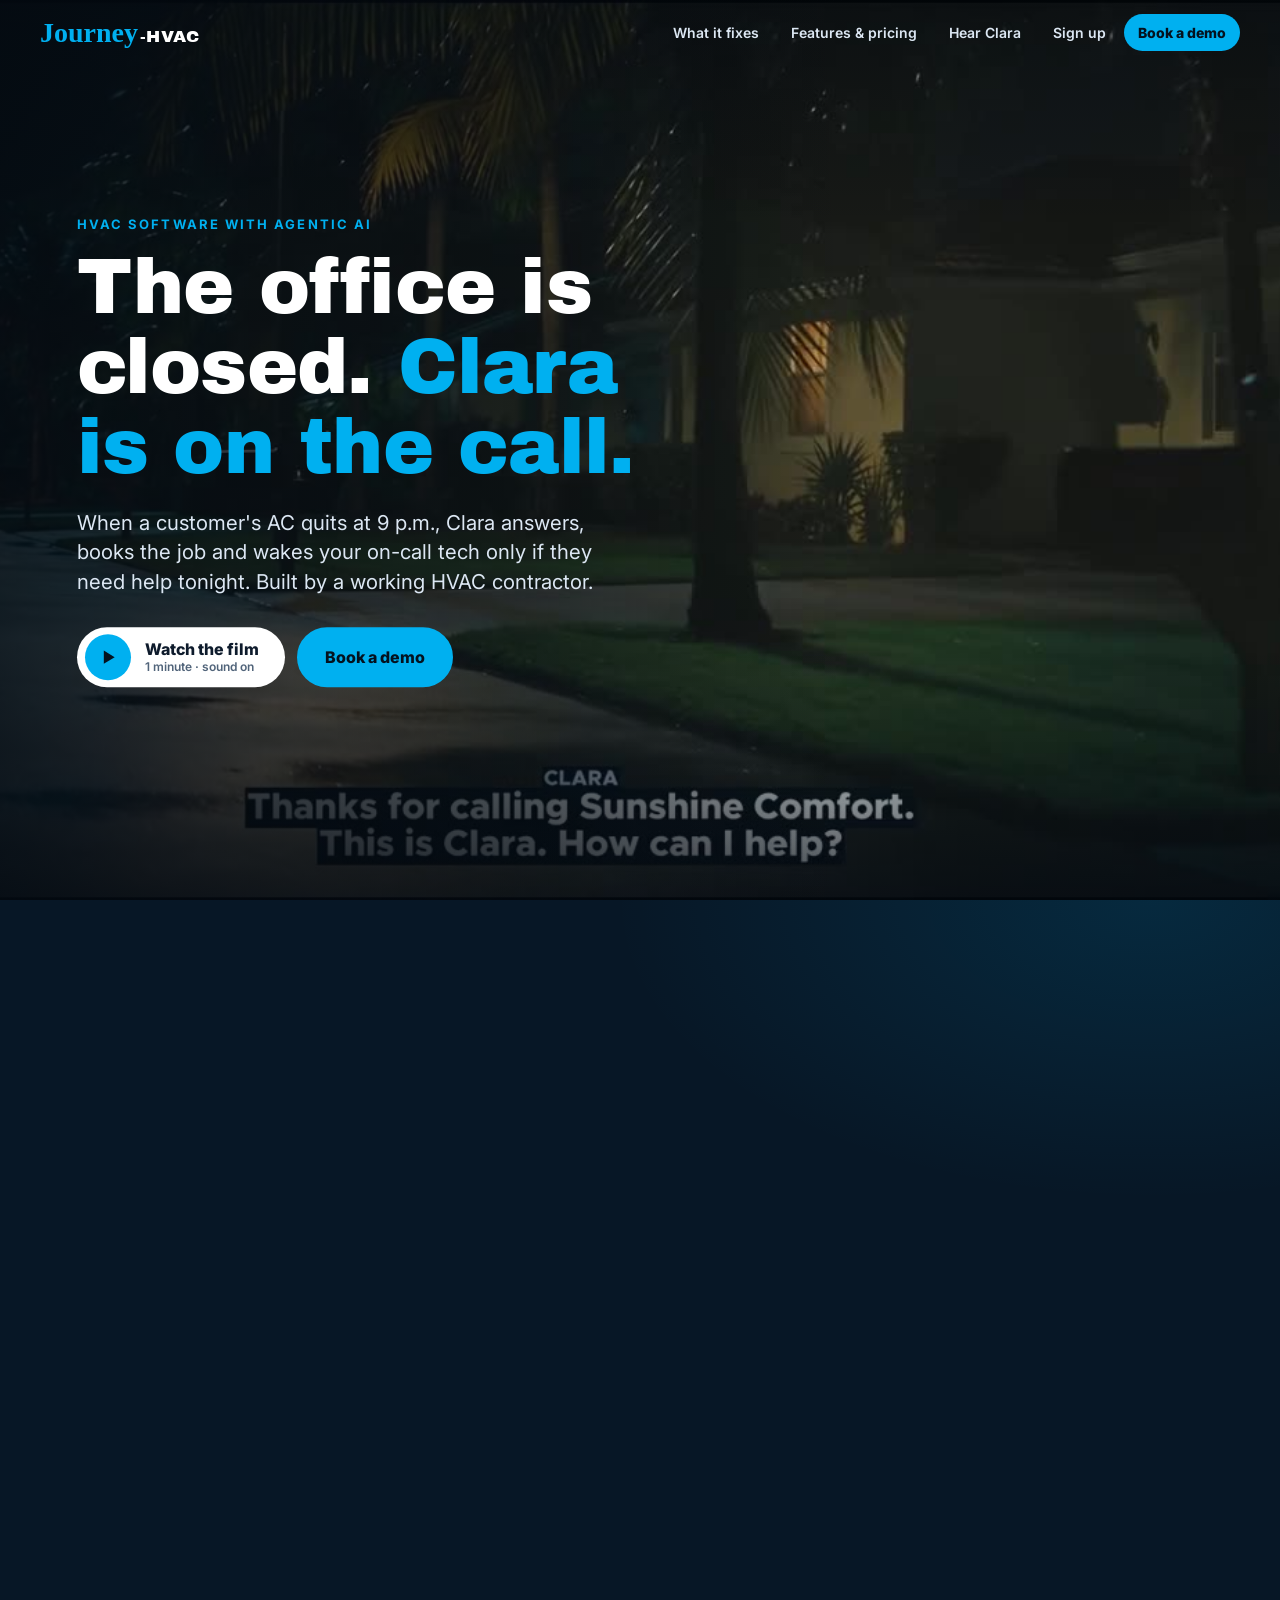
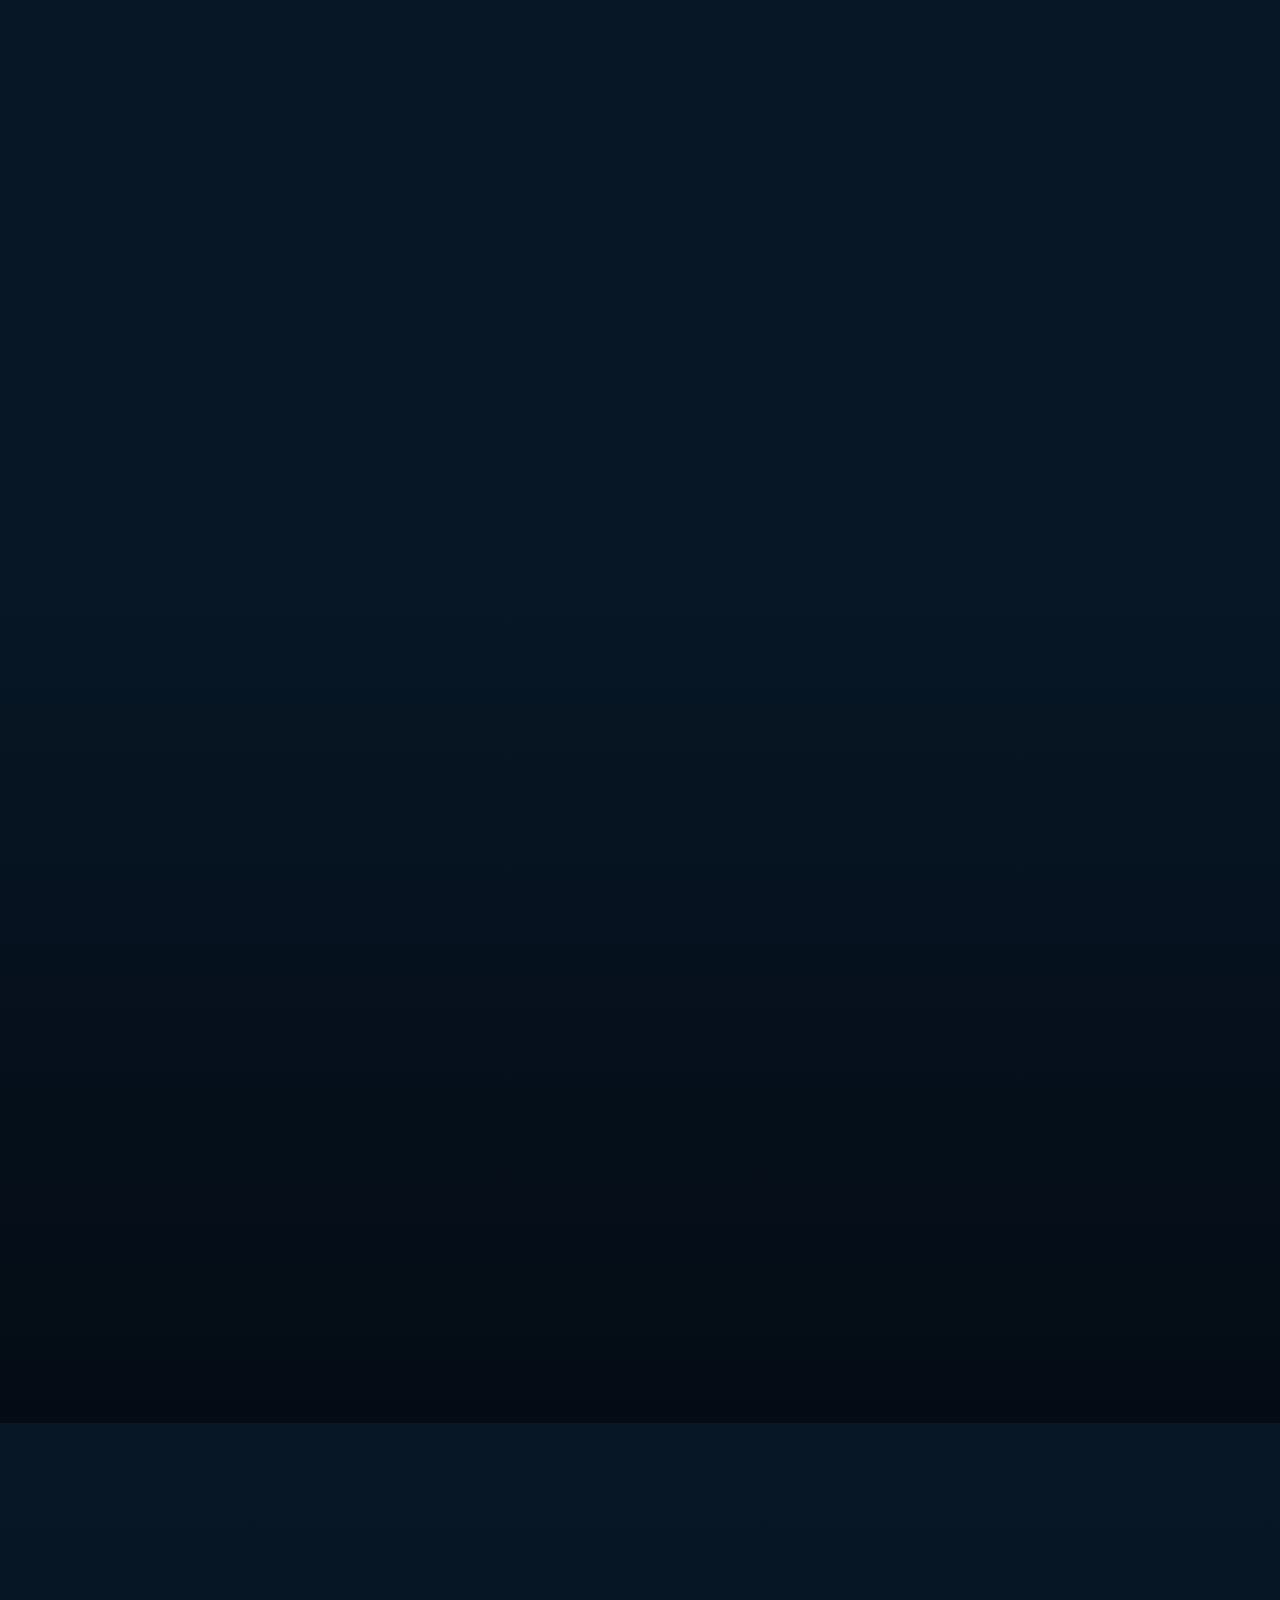
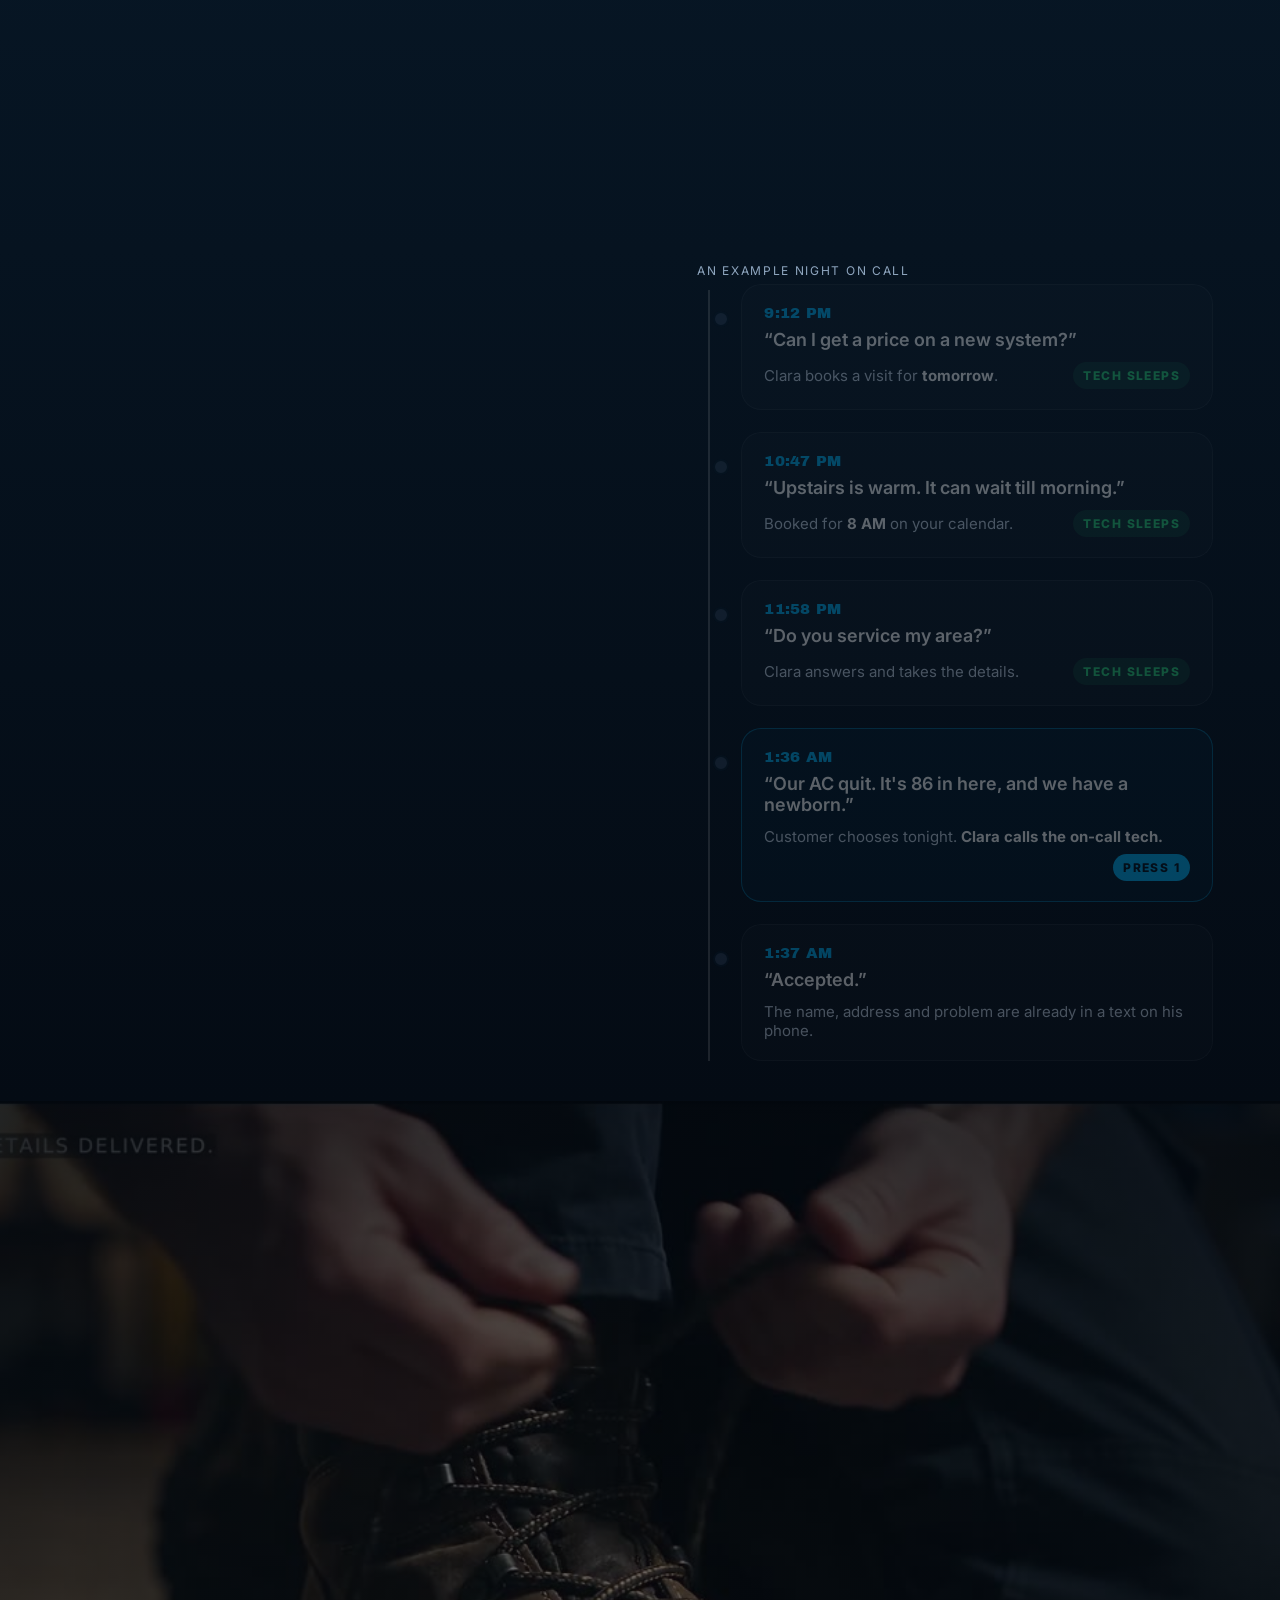
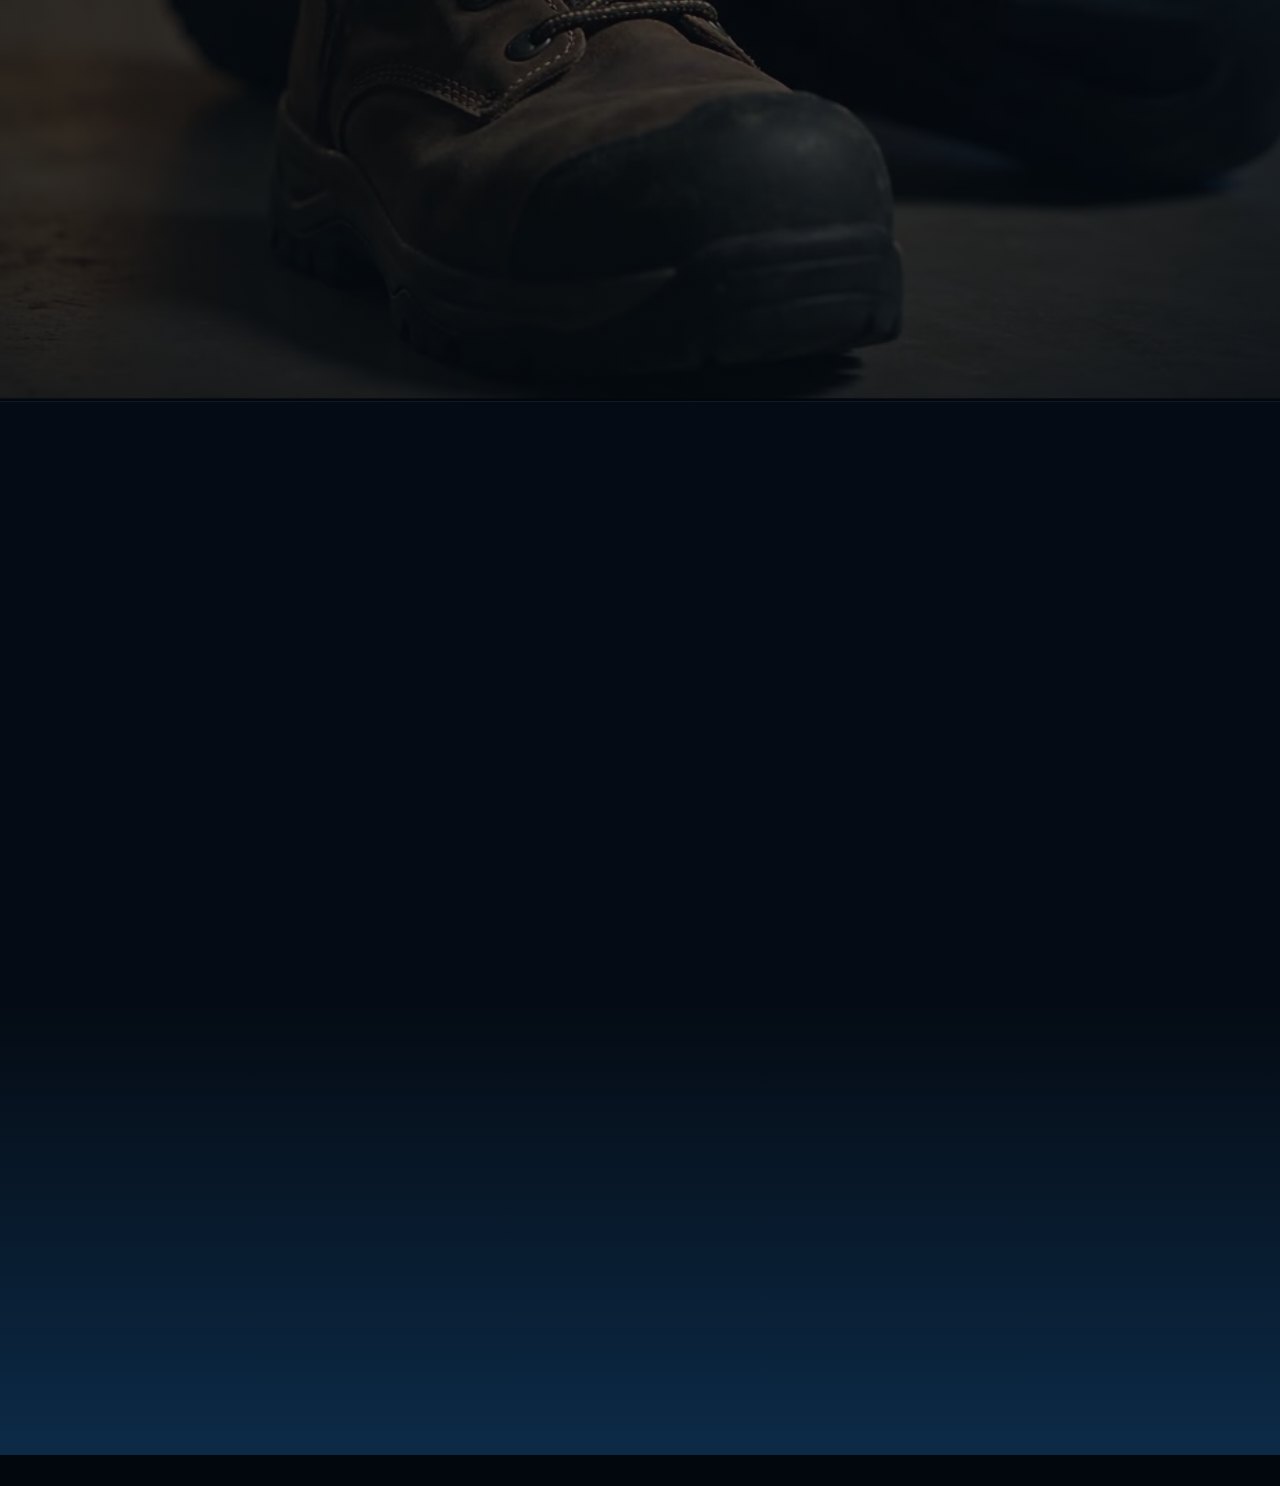
<file: preview.html>
<!DOCTYPE html><html><head><meta charset="utf-8"><meta name="robots" content="noindex"><meta http-equiv="refresh" content="0;url=/"><link rel="canonical" href="https://journey-hvac.com/"><title>Journey-HVAC</title></head><body><a href="/">Journey-HVAC</a></body></html>
</file>
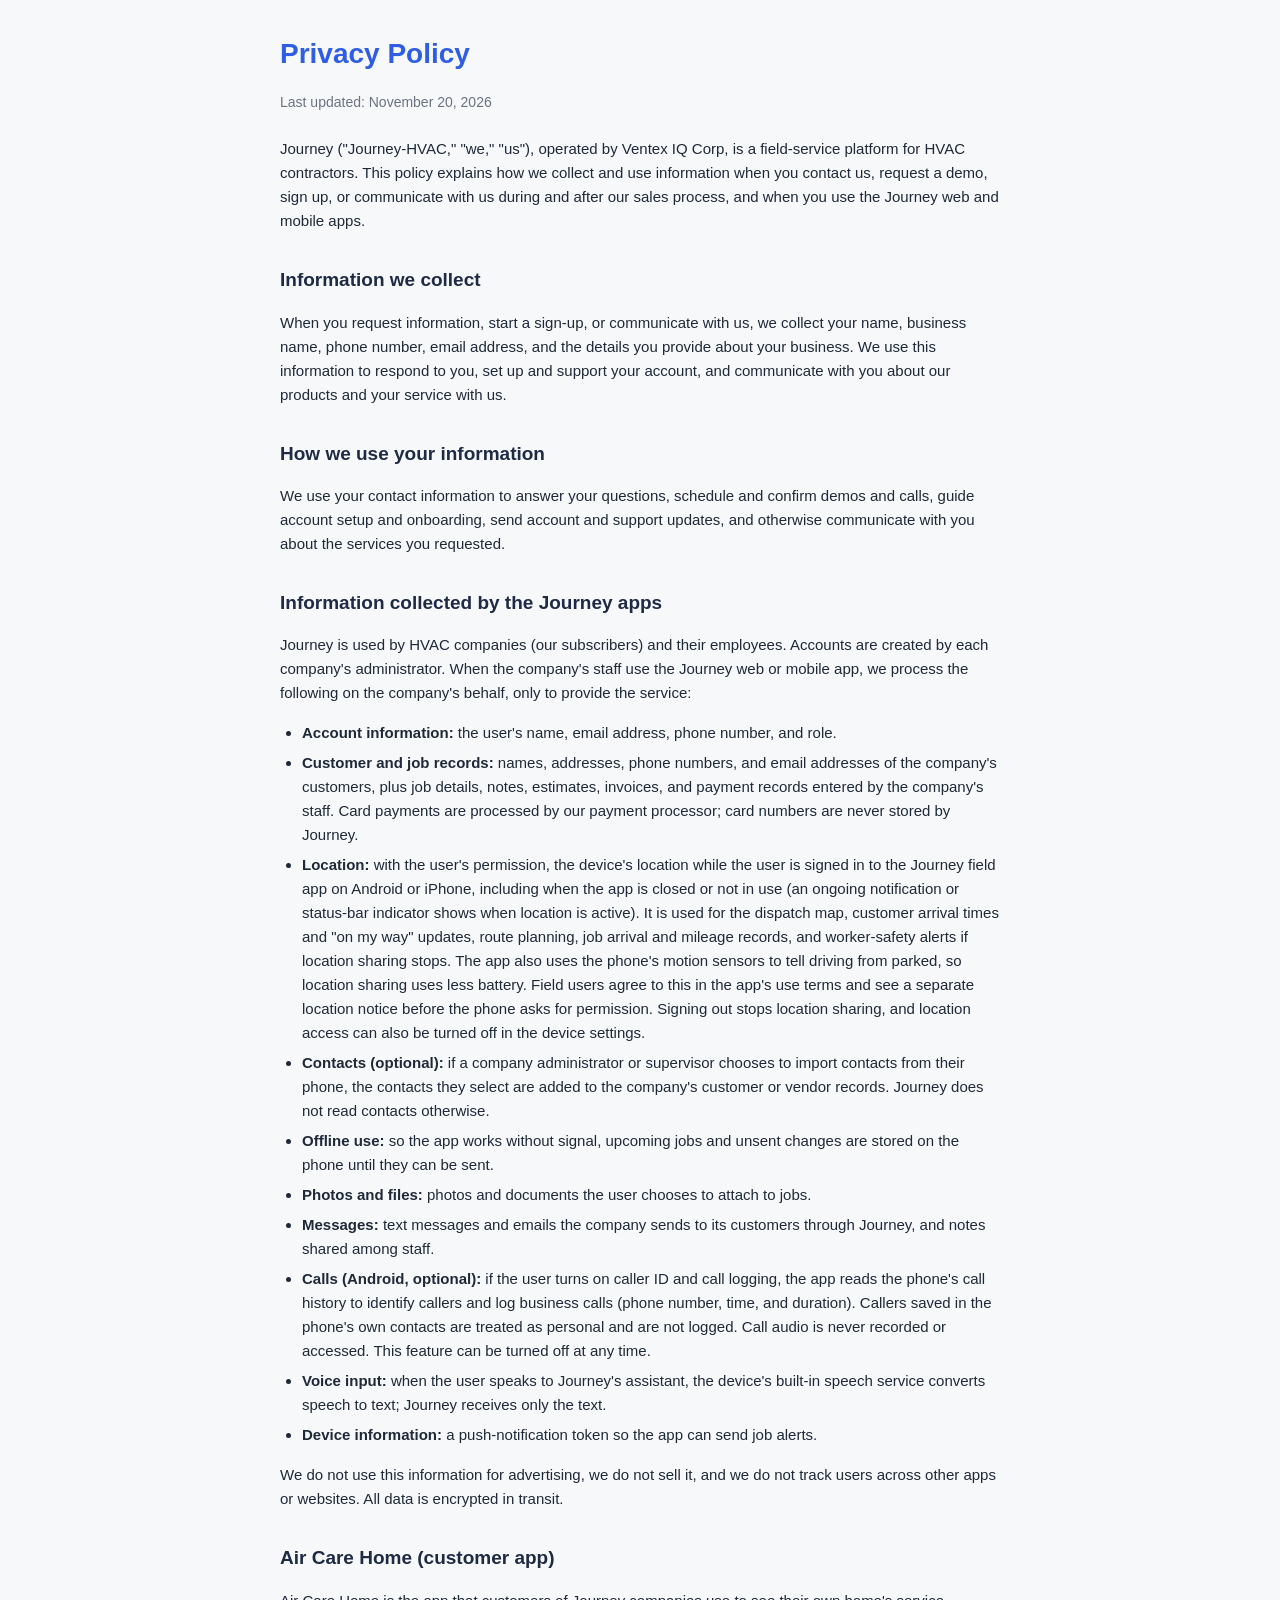
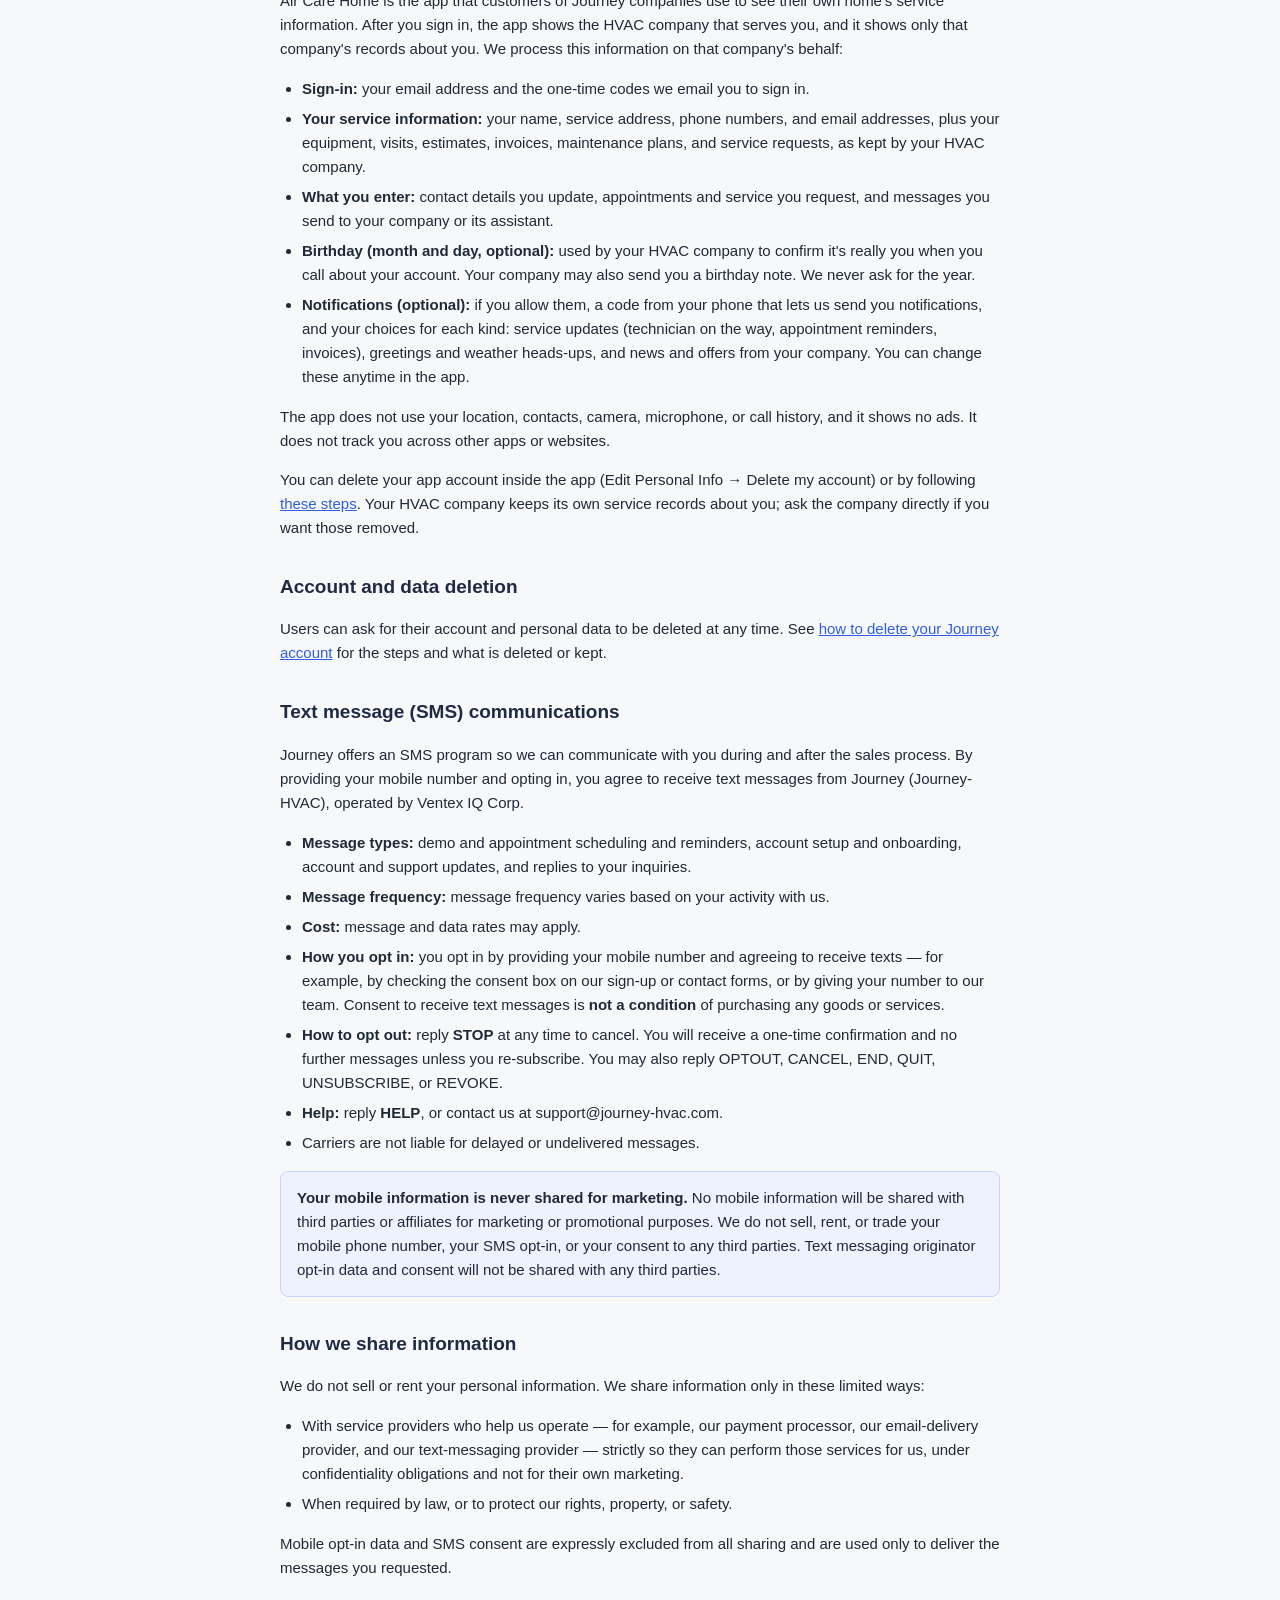
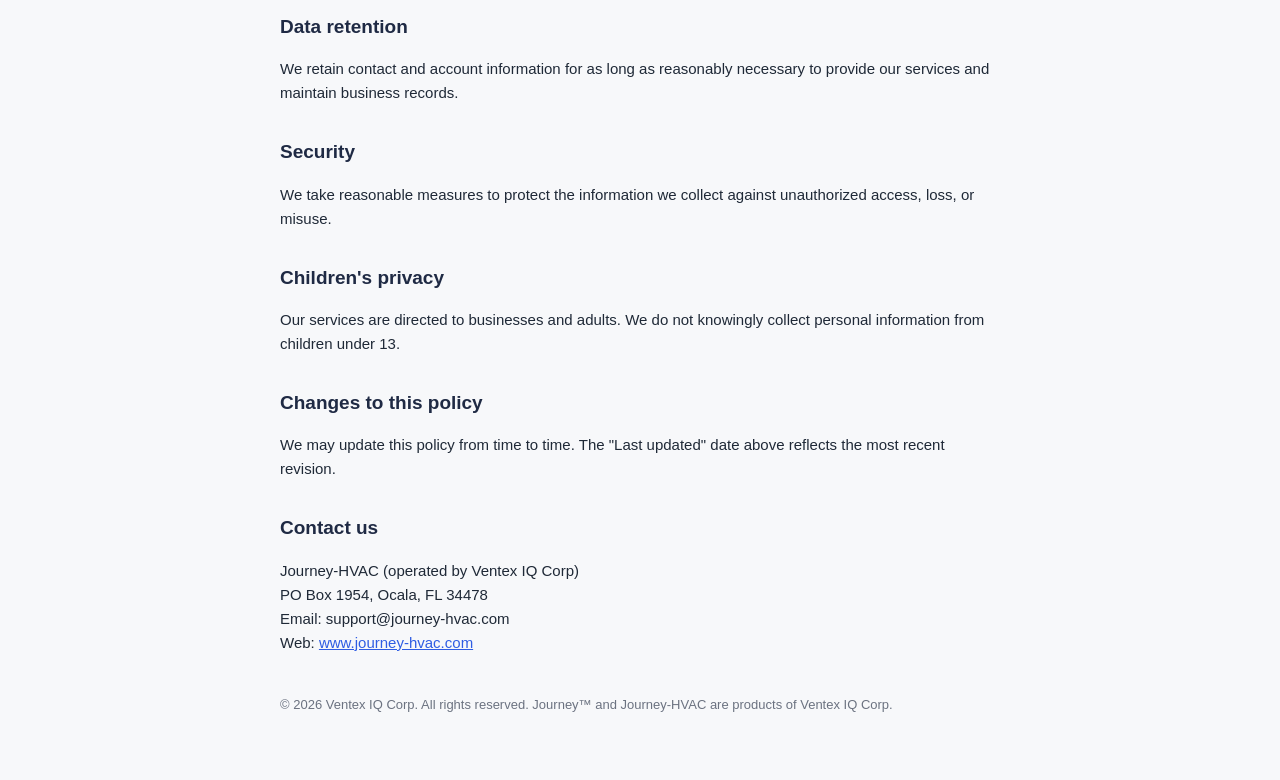
<file: privacy.html>
<!DOCTYPE html>
<html lang="en">
<head>
<meta charset="utf-8" />
<meta name="viewport" content="width=device-width, initial-scale=1" />
<title>Privacy Policy | Journey</title>
<meta name="robots" content="index,follow" />
<style>
  :root { color-scheme: light; }
  * { box-sizing: border-box; }
  body { margin:0; font-family: Arial, Helvetica, sans-serif; line-height:1.6; color:#1f2937; background:#f7f8fa; }
  .wrap { max-width:760px; margin:0 auto; padding:32px 20px 64px; }
  h1 { color:#2F5DE3; font-size:28px; margin:0 0 4px; }
  h2 { color:#1f2a44; font-size:19px; margin:32px 0 8px; }
  .updated { color:#6b7280; font-size:14px; margin-bottom:24px; }
  p,li { font-size:15px; }
  ul { padding-left:22px; } li { margin-bottom:6px; }
  .callout { background:#eef2ff; border:1px solid #c7d2fe; border-radius:8px; padding:14px 16px; margin:16px 0; }
  a { color:#2F5DE3; }
  footer { margin-top:40px; color:#6b7280; font-size:13px; }
</style>
</head>
<body>
<div class="wrap">

  <h1>Privacy Policy</h1>
  <p class="updated">Last updated: November 20, 2026</p>

  <p>Journey ("Journey-HVAC," "we," "us"), operated by Ventex IQ Corp, is a field-service platform for
  HVAC contractors. This policy explains how we collect and use information when you contact us, request
  a demo, sign up, or communicate with us during and after our sales process, and when you use the Journey
  web and mobile apps.</p>

  <h2>Information we collect</h2>
  <p>When you request information, start a sign-up, or communicate with us, we collect your name,
  business name, phone number, email address, and the details you provide about your business. We use
  this information to respond to you, set up and support your account, and communicate with you about
  our products and your service with us.</p>

  <h2>How we use your information</h2>
  <p>We use your contact information to answer your questions, schedule and confirm demos and calls,
  guide account setup and onboarding, send account and support updates, and otherwise communicate with
  you about the services you requested.</p>

  <h2>Information collected by the Journey apps</h2>
  <p>Journey is used by HVAC companies (our subscribers) and their employees. Accounts are created by each
  company's administrator. When the company's staff use the Journey web or mobile app, we process the
  following on the company's behalf, only to provide the service:</p>
  <ul>
    <li><strong>Account information:</strong> the user's name, email address, phone number, and role.</li>
    <li><strong>Customer and job records:</strong> names, addresses, phone numbers, and email addresses of
    the company's customers, plus job details, notes, estimates, invoices, and payment records entered by
    the company's staff. Card payments are processed by our payment processor; card numbers are never
    stored by Journey.</li>
    <li><strong>Location:</strong> with the user's permission, the device's location while the user is
    signed in to the Journey field app on Android or iPhone, including when the app is closed or not in use
    (an ongoing notification or status-bar indicator shows when location is active). It is used for the
    dispatch map, customer arrival times and "on my way" updates, route planning, job arrival and mileage
    records, and worker-safety alerts if location sharing stops. The app also uses the phone's motion
    sensors to tell driving from parked, so location sharing uses less battery. Field users agree to this in
    the app's use terms and see a separate location notice before the phone asks for permission. Signing out
    stops location sharing, and location access can also be turned off in the device settings.</li>
    <li><strong>Contacts (optional):</strong> if a company administrator or supervisor chooses to import
    contacts from their phone, the contacts they select are added to the company's customer or vendor
    records. Journey does not read contacts otherwise.</li>
    <li><strong>Offline use:</strong> so the app works without signal, upcoming jobs and unsent changes are
    stored on the phone until they can be sent.</li>
    <li><strong>Photos and files:</strong> photos and documents the user chooses to attach to jobs.</li>
    <li><strong>Messages:</strong> text messages and emails the company sends to its customers through
    Journey, and notes shared among staff.</li>
    <li><strong>Calls (Android, optional):</strong> if the user turns on caller ID and call logging, the app
    reads the phone's call history to identify callers and log business calls (phone number, time, and
    duration). Callers saved in the phone's own contacts are treated as personal and are not logged. Call
    audio is never recorded or accessed. This feature can be turned off at any time.</li>
    <li><strong>Voice input:</strong> when the user speaks to Journey's assistant, the device's built-in
    speech service converts speech to text; Journey receives only the text.</li>
    <li><strong>Device information:</strong> a push-notification token so the app can send job alerts.</li>
  </ul>
  <p>We do not use this information for advertising, we do not sell it, and we do not track users across
  other apps or websites. All data is encrypted in transit.</p>

  <h2>Air Care Home (customer app)</h2>
  <p>Air Care Home is the app that customers of Journey companies use to see their own home's
  service information. After you sign in, the app shows the HVAC company that serves you, and it shows
  only that company's records about you. We process this information on that company's behalf:</p>
  <ul>
    <li><strong>Sign-in:</strong> your email address and the one-time codes we email you to sign in.</li>
    <li><strong>Your service information:</strong> your name, service address, phone numbers, and email
    addresses, plus your equipment, visits, estimates, invoices, maintenance plans, and service requests,
    as kept by your HVAC company.</li>
    <li><strong>What you enter:</strong> contact details you update, appointments and service you request,
    and messages you send to your company or its assistant.</li>
    <li><strong>Birthday (month and day, optional):</strong> used by your HVAC company to confirm it's really
    you when you call about your account. Your company may also send you a birthday note. We never ask for
    the year.</li>
    <li><strong>Notifications (optional):</strong> if you allow them, a code from your phone that lets us send
    you notifications, and your choices for each kind: service updates (technician on the way, appointment
    reminders, invoices), greetings and weather heads-ups, and news and offers from your company. You can
    change these anytime in the app.</li>
  </ul>
  <p>The app does not use your location, contacts, camera, microphone, or call history, and it shows no
  ads. It does not track you across other apps or websites.</p>
  <p>You can delete your app account inside the app (Edit Personal Info &rarr; Delete my account) or by
  following <a href="/customer-app-delete.html">these steps</a>. Your HVAC company keeps its own service
  records about you; ask the company directly if you want those removed.</p>

  <h2>Account and data deletion</h2>
  <p>Users can ask for their account and personal data to be deleted at any time. See
  <a href="/delete-account.html">how to delete your Journey account</a> for the steps and what is deleted
  or kept.</p>

  <h2>Text message (SMS) communications</h2>
  <p>Journey offers an SMS program so we can communicate with you during and after the sales process.
  By providing your mobile number and opting in, you agree to receive text messages from Journey
  (Journey-HVAC), operated by Ventex IQ Corp.</p>
  <ul>
    <li><strong>Message types:</strong> demo and appointment scheduling and reminders, account setup and
    onboarding, account and support updates, and replies to your inquiries.</li>
    <li><strong>Message frequency:</strong> message frequency varies based on your activity with us.</li>
    <li><strong>Cost:</strong> message and data rates may apply.</li>
    <li><strong>How you opt in:</strong> you opt in by providing your mobile number and agreeing to
    receive texts — for example, by checking the consent box on our sign-up or contact forms, or by
    giving your number to our team. Consent to receive text messages is <strong>not a condition</strong>
    of purchasing any goods or services.</li>
    <li><strong>How to opt out:</strong> reply <strong>STOP</strong> at any time to cancel. You will
    receive a one-time confirmation and no further messages unless you re-subscribe. You may also reply
    OPTOUT, CANCEL, END, QUIT, UNSUBSCRIBE, or REVOKE.</li>
    <li><strong>Help:</strong> reply <strong>HELP</strong>, or contact us at support@journey-hvac.com.</li>
    <li>Carriers are not liable for delayed or undelivered messages.</li>
  </ul>

  <div class="callout">
    <p style="margin:0"><strong>Your mobile information is never shared for marketing.</strong>
    No mobile information will be shared with third parties or affiliates for marketing or promotional
    purposes. We do not sell, rent, or trade your mobile phone number, your SMS opt-in, or your consent
    to any third parties. Text messaging originator opt-in data and consent will not be shared with any
    third parties.</p>
  </div>

  <h2>How we share information</h2>
  <p>We do not sell or rent your personal information. We share information only in these limited ways:</p>
  <ul>
    <li>With service providers who help us operate — for example, our payment processor, our
    email-delivery provider, and our text-messaging provider — strictly so they can perform those
    services for us, under confidentiality obligations and not for their own marketing.</li>
    <li>When required by law, or to protect our rights, property, or safety.</li>
  </ul>
  <p>Mobile opt-in data and SMS consent are expressly excluded from all sharing and are used only to
  deliver the messages you requested.</p>

  <h2>Data retention</h2>
  <p>We retain contact and account information for as long as reasonably necessary to provide our
  services and maintain business records.</p>

  <h2>Security</h2>
  <p>We take reasonable measures to protect the information we collect against unauthorized access,
  loss, or misuse.</p>

  <h2>Children's privacy</h2>
  <p>Our services are directed to businesses and adults. We do not knowingly collect personal
  information from children under 13.</p>

  <h2>Changes to this policy</h2>
  <p>We may update this policy from time to time. The "Last updated" date above reflects the most recent
  revision.</p>

  <h2>Contact us</h2>
  <p>Journey-HVAC (operated by Ventex IQ Corp)<br />
  PO Box 1954, Ocala, FL 34478<br />
  Email: support@journey-hvac.com<br />
  Web: <a href="https://www.journey-hvac.com">www.journey-hvac.com</a></p>

  <footer>&copy; 2026 Ventex IQ Corp. All rights reserved. Journey&trade; and Journey-HVAC are products of Ventex IQ Corp.</footer>

</div>
</body>
</html>
</file>
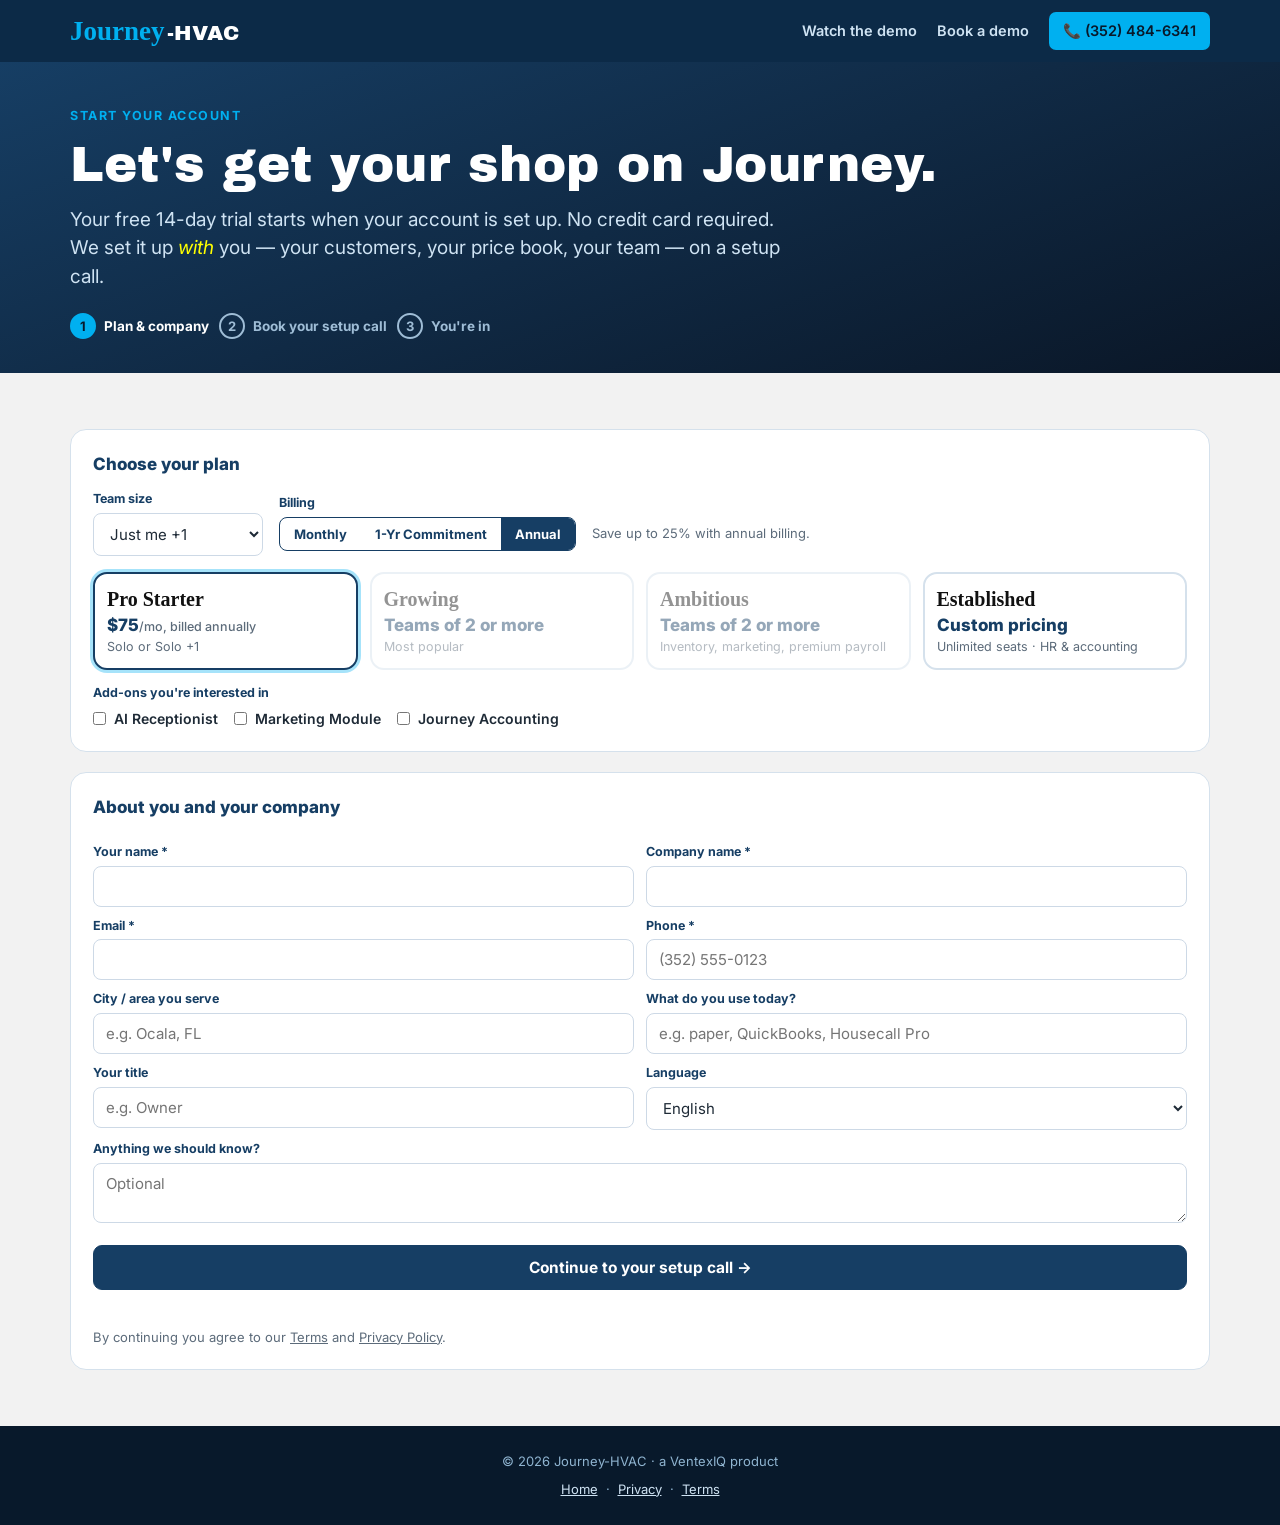
<file: signup.html>
<!DOCTYPE html>
<html lang="en">
<head>
<meta charset="utf-8">
<meta name="viewport" content="width=device-width, initial-scale=1">
<title>Sign up — Journey-HVAC</title>
<meta name="description" content="Start your Journey-HVAC account: choose your plan and book your setup call.">
<link rel="icon" href="data:image/svg+xml,<svg xmlns='http://www.w3.org/2000/svg' viewBox='0 0 100 100'><rect x='4' y='4' width='92' height='92' rx='24' fill='%230C2A47'/><text x='50' y='74' font-size='66' font-weight='800' text-anchor='middle' fill='%2300B0F0' font-family='Georgia,serif'>J</text></svg>">
<link rel="preconnect" href="https://fonts.googleapis.com"><link rel="preconnect" href="https://fonts.gstatic.com" crossorigin>
<link href="https://fonts.googleapis.com/css2?family=Inter:wght@400;600;700;800&family=Archivo+Black&display=swap" rel="stylesheet">
<link rel="stylesheet" href="/hub.css">
</head>
<body>
<header class="top"><div class="wrap">
  <a class="brand" href="/"><span class="j">Journey</span><span class="h">-HVAC</span></a>
  <nav class="nav">
    <a class="opt" href="/demo">Watch the demo</a>
    <a class="opt" href="/start#book">Book a demo</a>
    <a class="cta" href="tel:+13524846341">📞 (352) 484-6341</a>
  </nav>
</div></header>

<section class="band" style="padding:40px 0 34px"><div class="wrap">
  <span class="kicker">Start your account</span>
  <h1>Let's get your shop on Journey.</h1>
  <p class="sub">Your free 14-day trial starts when your account is set up. No credit card required. We set it up <em style="color:#FFFF00">with</em> you — your customers, your price book, your team — on a setup call.</p>
  <div class="steps">
    <div class="step on" id="s1"><i>1</i> Plan &amp; company</div>
    <div class="step" id="s2"><i>2</i> Book your setup call</div>
    <div class="step" id="s3"><i>3</i> You're in</div>
  </div>
</div></section>

<section class="sec" id="step1"><div class="wrap">
  <div class="panel">
    <h3>Choose your plan</h3>
    <div style="display:flex;gap:16px;flex-wrap:wrap;align-items:center;margin-bottom:16px" class="fm">
      <div><label for="team" style="margin-top:0">Team size</label>
        <select id="team" style="width:auto;min-width:170px">
          <option value="solo">Just me +1</option><option value="t1">2-5 people</option><option value="t2">6-10 people</option><option value="t3">11-15 people</option><option value="big">16 or more</option>
        </select></div>
      <div><label style="margin-top:0">Billing</label>
        <div class="seg" id="bill"><button type="button" data-b="monthly">Monthly</button><button type="button" data-b="commit">1-Yr Commitment</button><button type="button" data-b="annual" class="on">Annual</button></div></div>
      <div class="note" style="margin-top:22px">Save up to 25% with annual billing.</div>
    </div>
    <div class="plans" id="plans"></div>
    <div class="fm" style="margin-top:14px"><label style="margin-top:0">Add-ons you're interested in</label>
      <div class="addons"><label><input type="checkbox" value="AI Receptionist"> AI Receptionist</label><label><input type="checkbox" value="Marketing Module"> Marketing Module</label><label><input type="checkbox" value="Journey Accounting"> Journey Accounting</label></div>
    </div>
  </div>

  <div id="refBanner" style="display:none;margin-top:20px;padding:12px 16px;border-radius:12px;background:#ECFDF5;border:1px solid #A7F3D0;color:#065F46;font-weight:600"></div>
  <div class="panel" style="margin-top:20px">
    <h3>About you and your company</h3>
    <form class="fm" id="f1" onsubmit="return false" autocomplete="on">
      <div class="r2"><div><label for="u_name">Your name *</label><input id="u_name" autocomplete="name"></div><div><label for="u_company">Company name *</label><input id="u_company" autocomplete="organization"></div></div>
      <div class="r2"><div><label for="u_email">Email *</label><input id="u_email" type="email" autocomplete="email"></div><div><label for="u_phone">Phone *</label><input id="u_phone" type="tel" autocomplete="tel" placeholder="(352) 555-0123"></div></div>
      <div class="r2"><div><label for="u_city">City / area you serve</label><input id="u_city" placeholder="e.g. Ocala, FL"></div><div><label for="u_sw">What do you use today?</label><input id="u_sw" placeholder="e.g. paper, QuickBooks, Housecall Pro"></div></div>
      <div class="r2"><div><label for="u_title">Your title</label><input id="u_title" autocomplete="organization-title" placeholder="e.g. Owner"></div><div><label for="u_lang">Language</label><select id="u_lang"><option>English</option><option value="Spanish">Español</option></select></div></div>
      <label for="u_msg">Anything we should know?</label><textarea id="u_msg" rows="2" placeholder="Optional"></textarea>
      <div class="hp" aria-hidden="true"><label>Website<input id="u_web" tabindex="-1" autocomplete="off"></label></div>
      <button class="btn solid wide" id="go1" type="button">Continue to your setup call →</button>
      <div class="msg" id="m1"></div>
      <p class="note">By continuing you agree to our <a href="/terms.html">Terms</a> and <a href="/privacy.html">Privacy Policy</a>.</p>
    </form>
  </div>
</div></section>

<section class="sec" id="step2" style="display:none"><div class="wrap">
  <h2>Book your setup call</h2>
  <p class="lede">Pick a time on Lloyd's calendar. On the call we'll set up your account together and get your trial started. Can't find a time? Call <a href="tel:+13524846341"><b>(352) 484-6341</b></a>.</p>
  <div id="booking"></div>
  <p class="note" style="margin-top:14px"><a href="#" id="skip">I'd rather have Lloyd call me to set a time</a></p>
</div></section>

<section class="sec" id="step3" style="display:none"><div class="wrap">
  <div class="panel done">
    <div class="big">🎉</div><h3>You're in.</h3>
    <p id="doneText">We've got your sign-up. Lloyd will reach out shortly to set up your account.</p>
    <div style="display:flex;gap:12px;justify-content:center;flex-wrap:wrap;margin-top:18px"><a class="btn solid" href="/demo">Watch the tour while you wait</a><a class="btn" href="/demo#clara">Talk to Clara</a></div>
  </div>
</div></section>

<footer>
  <div>© 2026 Journey-HVAC · a VentexIQ product</div>
  <div style="margin-top:8px"><a href="/">Home</a>·<a href="/privacy.html">Privacy</a>·<a href="/terms.html">Terms</a></div>
</footer>

<script src="/hub.js"></script>
<script>
  // "Refer a shop" link: journey-hvac.com/signup?ref=CODE. Kept for 60 days so it still counts if they come back later.
  var REF = (function () {
    var m = /[?&]ref=([A-Za-z0-9]{4,12})/.exec(location.search), now = Date.now();
    try {
      if (m) { localStorage.setItem('journey_ref', JSON.stringify({ code: m[1].toUpperCase(), at: now })); return m[1].toUpperCase(); }
      var s = JSON.parse(localStorage.getItem('journey_ref') || 'null');
      if (s && now - s.at < 60 * 864e5) return s.code;
    } catch (e) {}
    return m ? m[1].toUpperCase() : '';
  })();
  if (REF) {
    fetch('https://gatndtsmjrxdgxquvydw.supabase.co/functions/v1/referral-hub', { method: 'POST', headers: { 'Content-Type': 'application/json' }, body: JSON.stringify({ action: 'lookup', code: REF }) })
      .then(function (r) { return r.json(); }).then(function (d) {
        if (!d || !d.ok || d.program !== 'shop' || !d.referrer) return;
        var el = document.getElementById('refBanner');
        if (el) { el.textContent = '🎁 Referred by ' + d.referrer + ' — your referral is saved with your sign-up.'; el.style.display = 'block'; }
      }).catch(function () {});
  }
  // Same pricing as the home page. Monthly = set price; 1-yr = 15% off; annual = 25% off; rounded to $5.
  var PRICES = { starter: { solo: 99 }, growing: { t1: 199, t2: 249, t3: 349 }, ambitious: { t1: 299, t2: 349, t3: 499 } };
  var PLANS = [
    { key: 'starter', name: 'Pro Starter', sm: 'Solo or Solo +1' },
    { key: 'growing', name: 'Growing', sm: 'Most popular' },
    { key: 'ambitious', name: 'Ambitious', sm: 'Inventory, marketing, premium payroll' },
    { key: 'established', name: 'Established', sm: 'Unlimited seats · HR & accounting' },
  ];
  var TEAM_LABEL = { solo: 'Just me +1', t1: '2-5 people', t2: '6-10 people', t3: '11-15 people', big: '16 or more' };
  var BILL_LABEL = { monthly: 'Monthly, no commitment', commit: 'Monthly, 1-year commitment', annual: 'Annual' };
  var MAP = { 'pro starter': 'starter', starter: 'starter', growing: 'growing', ambitious: 'ambitious', established: 'established' };
  var q = new URLSearchParams(location.search);
  var st = { team: TEAM_LABEL[q.get('team')] ? q.get('team') : 'solo', bill: BILL_LABEL[q.get('bill')] ? q.get('bill') : 'annual', plan: MAP[String(q.get('plan') || '').toLowerCase()] || null };
  var r5 = function (x) { return Math.round(x / 5) * 5; };
  var priceFor = function (b) { return st.bill === 'monthly' ? b : st.bill === 'commit' ? r5(b * .85) : r5(b * .75); };
  function avail(k) { if (k === 'established') return true; if (k === 'starter') return st.team === 'solo'; return st.team !== 'solo'; }
  function render() {
    document.getElementById('team').value = st.team;
    [].forEach.call(document.querySelectorAll('#bill button'), function (b) { b.classList.toggle('on', b.dataset.b === st.bill); });
    if (st.plan && !avail(st.plan)) st.plan = null;
    if (!st.plan) st.plan = st.team === 'solo' ? 'starter' : st.team === 'big' ? 'established' : 'growing';
    var box = document.getElementById('plans'); box.innerHTML = '';
    PLANS.forEach(function (p) {
      var base = (PRICES[p.key] || {})[st.team], ok = avail(p.key);
      var pr = p.key === 'established' || st.team === 'big' ? 'Custom pricing' : base ? '$' + priceFor(base) + '<small>/mo' + (st.bill === 'annual' ? ', billed annually' : '') + '</small>' : (p.key === 'starter' ? 'Solo or Solo +1 only' : 'Teams of 2 or more');
      var d = document.createElement('button'); d.type = 'button'; d.className = 'plan' + (st.plan === p.key ? ' on' : '') + (ok ? '' : ' na');
      d.innerHTML = '<h4>' + p.name + '</h4><div class="pr">' + pr + '</div><div class="sm">' + p.sm + '</div>';
      if (ok) d.addEventListener('click', function () { st.plan = p.key; render(); });
      box.appendChild(d);
    });
  }
  document.getElementById('team').addEventListener('change', function (e) { st.team = e.target.value; render(); });
  [].forEach.call(document.querySelectorAll('#bill button'), function (b) { b.addEventListener('click', function () { st.bill = b.dataset.b; render(); }); });
  render();

  function v(id) { return document.getElementById(id).value.trim(); }
  function err(t) { var m = document.getElementById('m1'); m.className = 'msg err'; m.textContent = t; }
  function stepTo(n) {
    ['step1', 'step2', 'step3'].forEach(function (id, i) { document.getElementById(id).style.display = i + 1 === n ? '' : 'none'; });
    ['s1', 's2', 's3'].forEach(function (id, i) { var e = document.getElementById(id); e.className = 'step' + (i + 1 === n ? ' on' : i + 1 < n ? ' done' : ''); });
    window.scrollTo({ top: 0, behavior: 'smooth' });
  }
  var lead = null;
  document.getElementById('go1').addEventListener('click', function () {
    var body = { action: 'signup', name: v('u_name'), title: v('u_title'), company: v('u_company'), email: v('u_email'), phone: v('u_phone'), city: v('u_city'), software: v('u_sw'), language: v('u_lang'), message: v('u_msg'), website: v('u_web'),
      plan: (PLANS.filter(function (p) { return p.key === st.plan; })[0] || {}).name, team: TEAM_LABEL[st.team], billing: BILL_LABEL[st.bill],
      addons: [].map.call(document.querySelectorAll('.addons input:checked'), function (x) { return x.value; }), ref: REF };
    if (!body.name || !body.company) return err('Please enter your name and company name.');
    if (!/^[^@\s]+@[^@\s]+\.[^@\s]+$/.test(body.email)) return err('Please enter a valid email.');
    if (body.phone.replace(/\D/g, '').length < 10) return err('Please enter a 10-digit phone number.');
    var b = this; b.disabled = true; b.textContent = 'Saving…';
    JourneyHub.api(body).then(function (d) {
      b.disabled = false; b.textContent = 'Continue to your setup call →';
      if (!d || !d.ok) return err((d && d.error) || 'Something went wrong. Please try again.');
      lead = { id: d.lead_id, name: body.name, company: body.company, email: body.email, phone: body.phone, team: body.team, language: body.language };
      JourneyHub.mountBooking(document.getElementById('booking'), { purpose: 'onboarding', lead: lead, onDone: function (when) {
        document.getElementById('doneText').innerHTML = 'Your setup call is booked for <b>' + JourneyHub.esc(when) + '</b> (Eastern). Lloyd will call you then and set up your account with you.';
        setTimeout(function () { stepTo(3); }, 1600);
      } });
      stepTo(2);
    });
  });
  document.getElementById('skip').addEventListener('click', function (e) { e.preventDefault(); stepTo(3); });
</script>
<script src="https://journey-hvac.app/clara-widget.js" data-org="5bb0e0a2-9a0a-4f45-96b9-69e7fe31ba8b" data-label="Talk to Clara" data-color="#00A6D6" async></script>
</body>
</html>
</file>
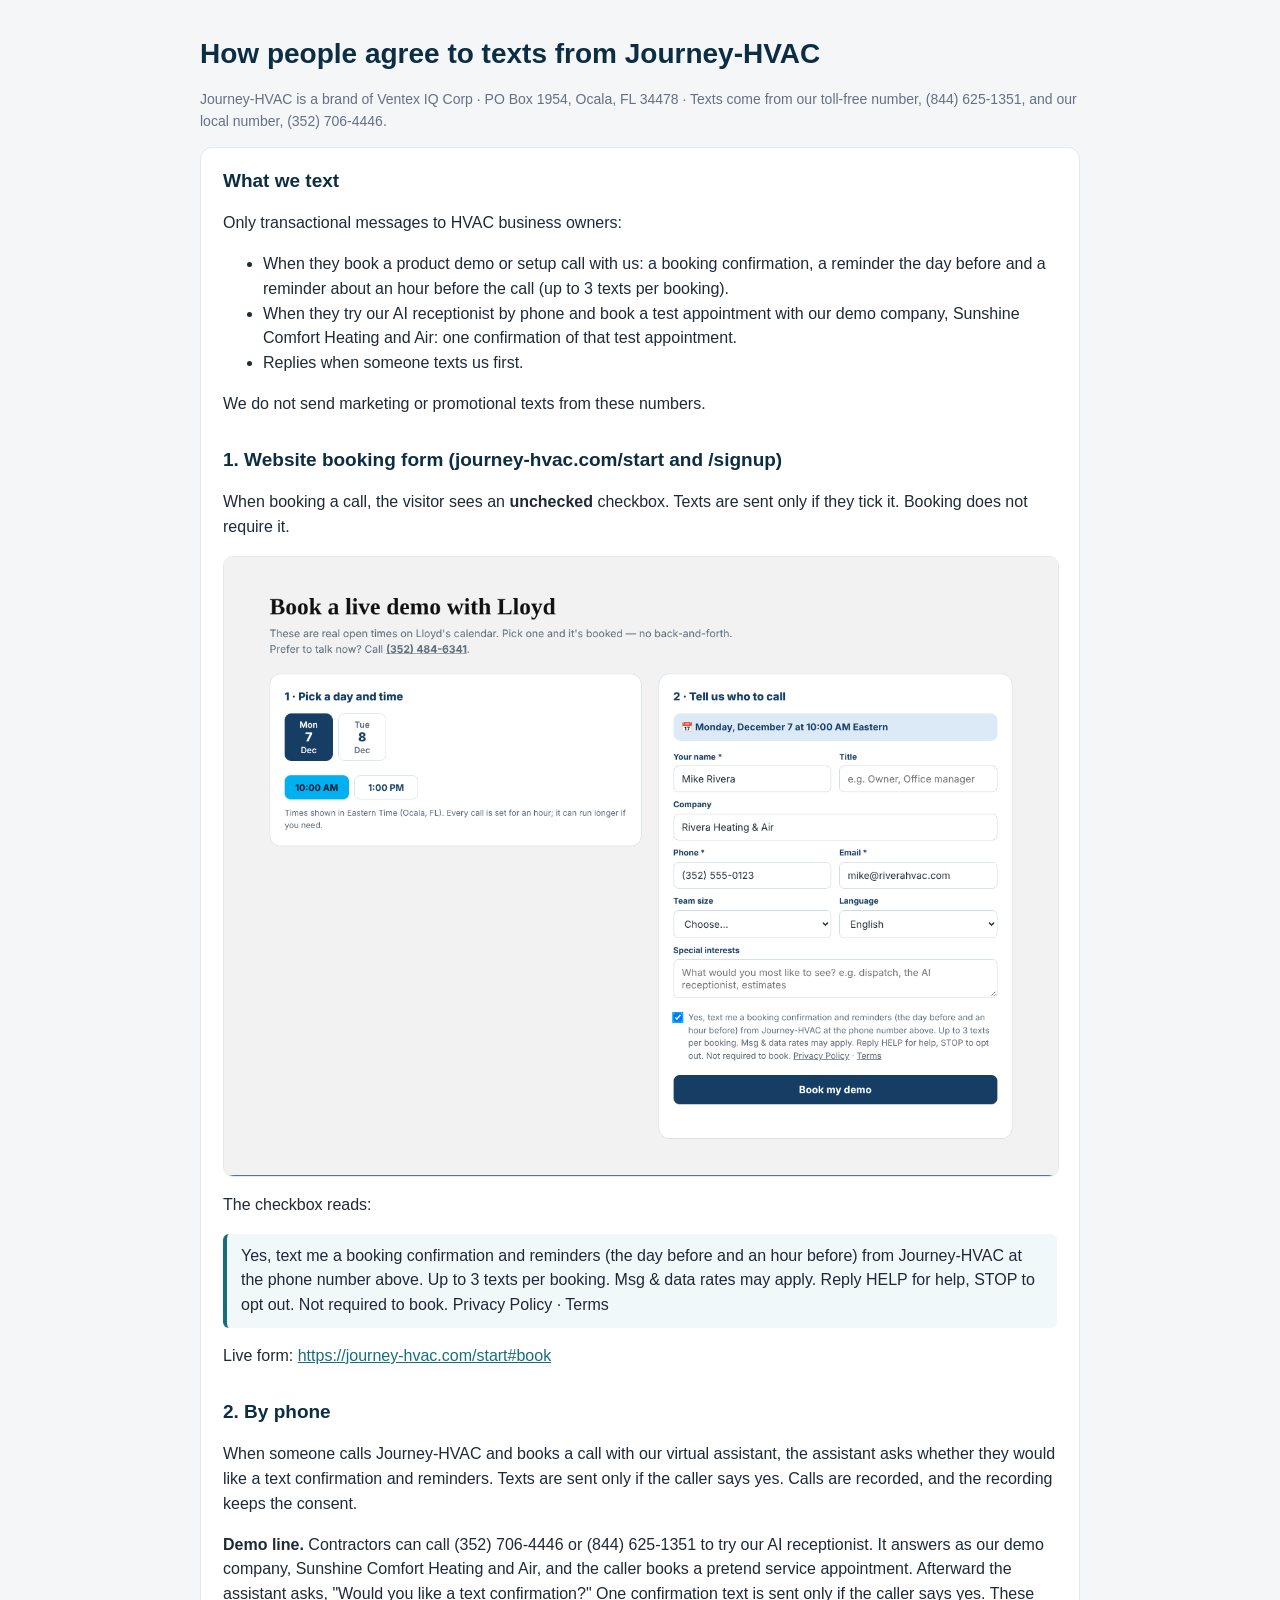
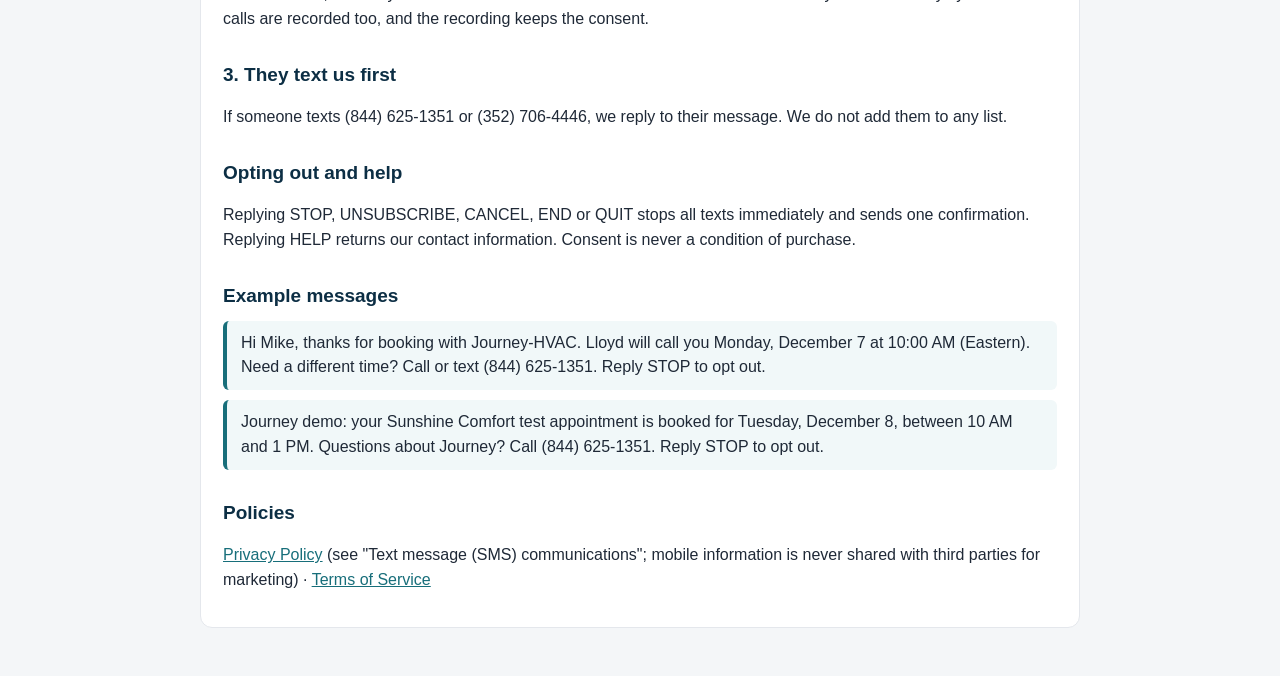
<file: sms-consent.html>
<!DOCTYPE html>
<html lang="en">
<head>
<meta charset="utf-8">
<meta name="viewport" content="width=device-width, initial-scale=1">
<title>Text message consent — Journey-HVAC</title>
<meta name="robots" content="noindex">
<style>
  body { margin: 0; font-family: Arial, Helvetica, sans-serif; color: #1F2937; background: #F4F6F8; line-height: 1.55; }
  .wrap { max-width: 880px; margin: 0 auto; padding: 32px 20px 48px; }
  h1 { color: #0C2E44; font-size: 28px; margin: 0 0 6px; }
  h2 { color: #0C2E44; font-size: 19px; margin: 28px 0 8px; }
  .card { background: #fff; border: 1px solid #E4E7EC; border-radius: 12px; padding: 18px 22px; margin-top: 14px; }
  img { width: 100%; height: auto; border: 1px solid #E4E7EC; border-radius: 10px; display: block; }
  blockquote { margin: 10px 0; padding: 10px 14px; background: #F1F8F9; border-left: 4px solid #176E7A; border-radius: 6px; }
  .muted { color: #667085; font-size: 14px; }
  a { color: #176E7A; }
</style>
</head>
<body>
<div class="wrap">
  <h1>How people agree to texts from Journey-HVAC</h1>
  <p class="muted">Journey-HVAC is a brand of Ventex IQ Corp · PO Box 1954, Ocala, FL 34478 · Texts come from our toll-free number, (844) 625-1351, and our local number, (352) 706-4446.</p>

  <div class="card">
    <h2 style="margin-top:0">What we text</h2>
    <p>Only transactional messages to HVAC business owners:</p>
    <ul>
      <li>When they book a product demo or setup call with us: a booking confirmation, a reminder the day before and a reminder about an hour before the call (up to 3 texts per booking).</li>
      <li>When they try our AI receptionist by phone and book a test appointment with our demo company, Sunshine Comfort Heating and Air: one confirmation of that test appointment.</li>
      <li>Replies when someone texts us first.</li>
    </ul>
    <p>We do not send marketing or promotional texts from these numbers.</p>

    <h2>1. Website booking form (journey-hvac.com/start and /signup)</h2>
    <p>When booking a call, the visitor sees an <b>unchecked</b> checkbox. Texts are sent only if they tick it. Booking does not require it.</p>
    <img src="/assets/sms/optin-form.png" alt="Journey-HVAC booking form with the unchecked-by-default text consent checkbox">
    <p>The checkbox reads:</p>
    <blockquote>Yes, text me a booking confirmation and reminders (the day before and an hour before) from Journey-HVAC at the phone number above.
    Up to 3 texts per booking. Msg &amp; data rates may apply. Reply HELP for help, STOP to opt out. Not required to book.
    Privacy Policy · Terms</blockquote>
    <p>Live form: <a href="https://journey-hvac.com/start#book">https://journey-hvac.com/start#book</a></p>

    <h2>2. By phone</h2>
    <p>When someone calls Journey-HVAC and books a call with our virtual assistant, the assistant asks whether they would like a text
    confirmation and reminders. Texts are sent only if the caller says yes. Calls are recorded, and the recording keeps the consent.</p>
    <p><b>Demo line.</b> Contractors can call (352) 706-4446 or (844) 625-1351 to try our AI receptionist. It answers as our demo company,
    Sunshine Comfort Heating and Air, and the caller books a pretend service appointment. Afterward the assistant asks, "Would you like a text confirmation?"
    One confirmation text is sent only if the caller says yes. These calls are recorded too, and the recording keeps the consent.</p>

    <h2>3. They text us first</h2>
    <p>If someone texts (844) 625-1351 or (352) 706-4446, we reply to their message. We do not add them to any list.</p>

    <h2>Opting out and help</h2>
    <p>Replying STOP, UNSUBSCRIBE, CANCEL, END or QUIT stops all texts immediately and sends one confirmation. Replying HELP returns our
    contact information. Consent is never a condition of purchase.</p>

    <h2>Example messages</h2>
    <blockquote>Hi Mike, thanks for booking with Journey-HVAC. Lloyd will call you Monday, December 7 at 10:00 AM (Eastern).
    Need a different time? Call or text (844) 625-1351. Reply STOP to opt out.</blockquote>
    <blockquote>Journey demo: your Sunshine Comfort test appointment is booked for Tuesday, December 8, between 10 AM and 1 PM.
    Questions about Journey? Call (844) 625-1351. Reply STOP to opt out.</blockquote>

    <h2>Policies</h2>
    <p><a href="https://journey-hvac.com/privacy.html">Privacy Policy</a> (see "Text message (SMS) communications"; mobile information is never shared with third parties for marketing) ·
    <a href="https://journey-hvac.com/terms.html">Terms of Service</a></p>
  </div>
</div>
</body>
</html>
</file>
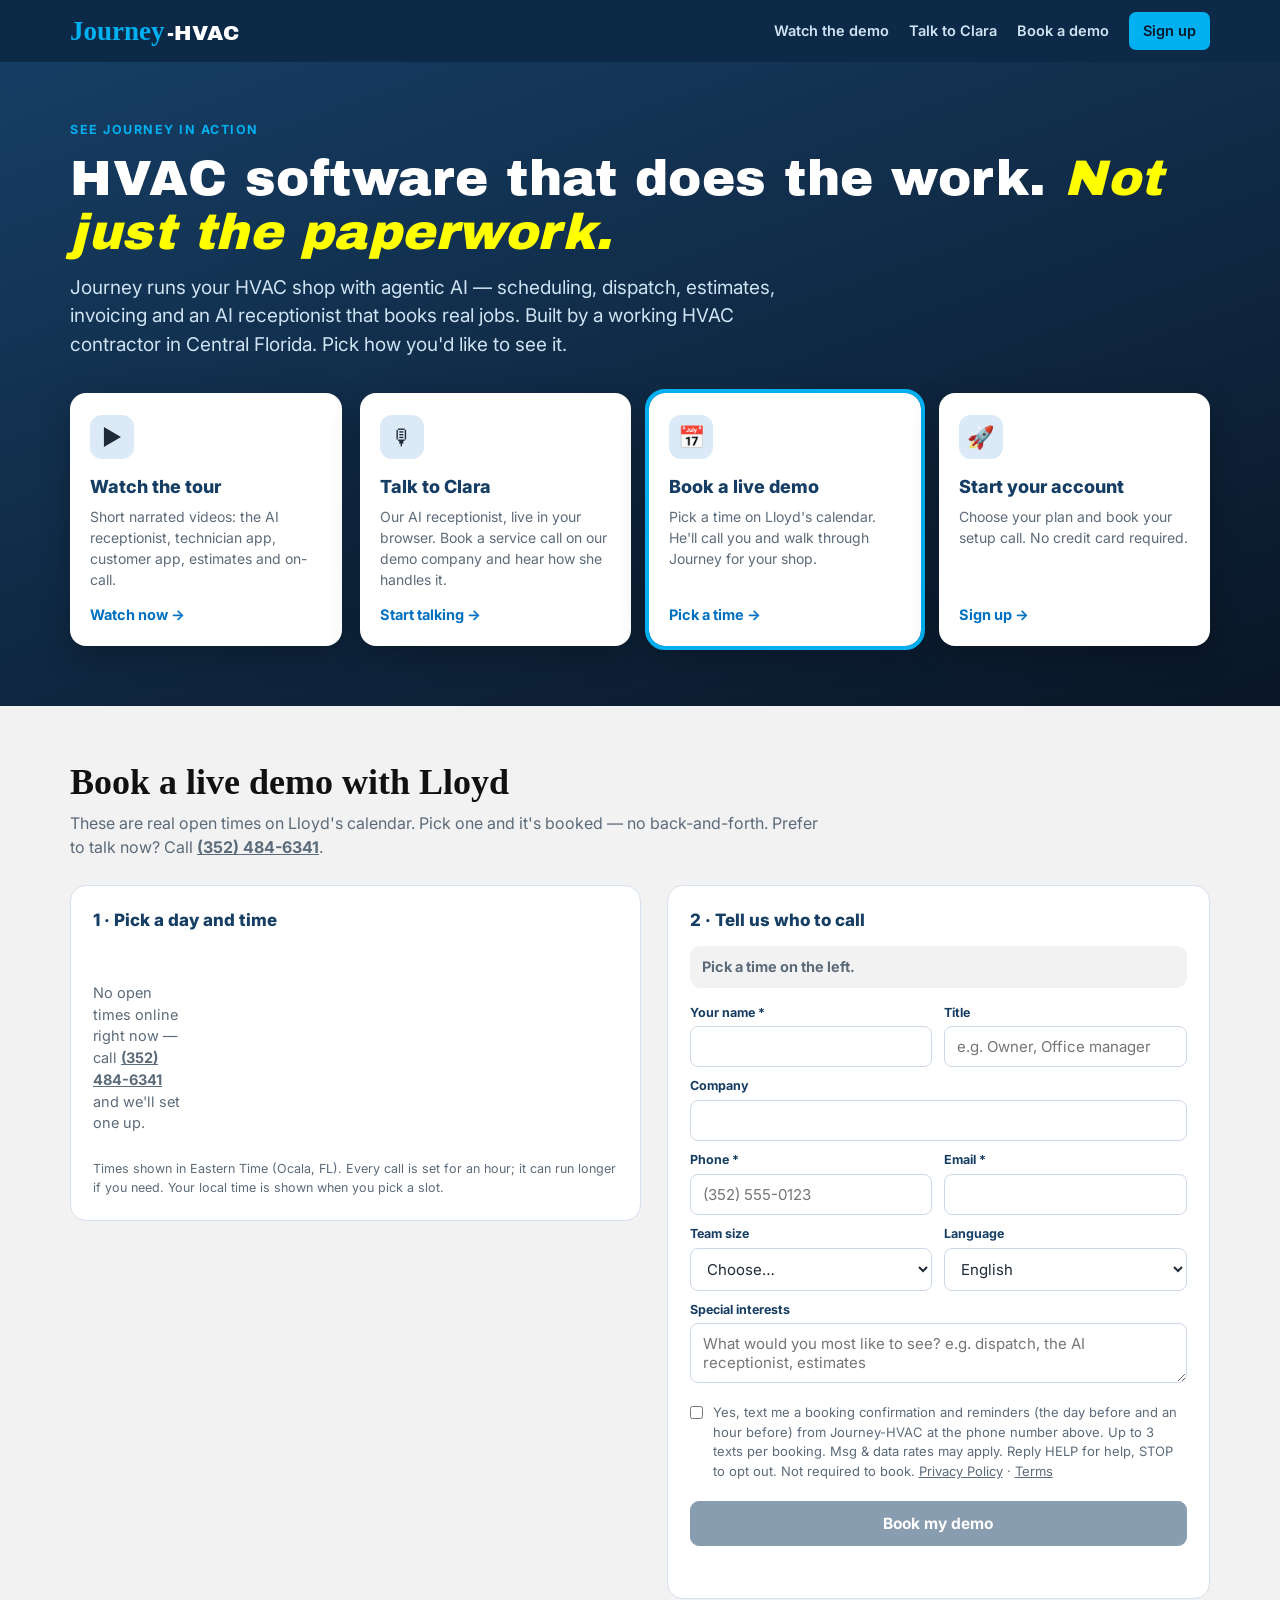
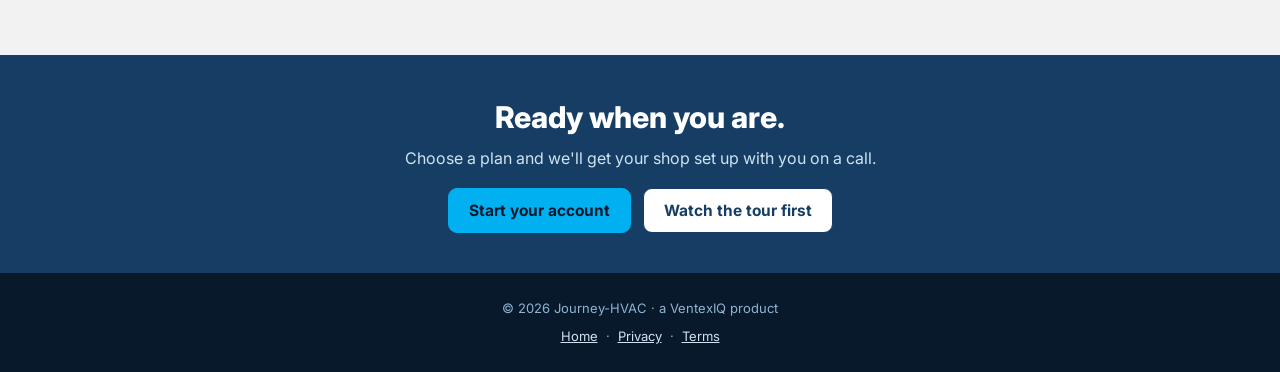
<file: start.html>
<!DOCTYPE html>
<html lang="en">
<head>
<meta charset="utf-8">
<meta name="viewport" content="width=device-width, initial-scale=1">
<title>See Journey in action — Journey-HVAC</title>
<meta name="description" content="Watch the Journey-HVAC tour, talk to Clara the AI receptionist, book a live demo with Lloyd, or start your account.">
<meta property="og:title" content="See Journey in action">
<meta property="og:description" content="Field service software with agentic AI, built by a working HVAC contractor in Central Florida.">
<meta property="og:image" content="https://journey-hvac.com/videos/customer-app.jpg">
<link rel="icon" href="data:image/svg+xml,<svg xmlns='http://www.w3.org/2000/svg' viewBox='0 0 100 100'><rect x='4' y='4' width='92' height='92' rx='24' fill='%230C2A47'/><text x='50' y='74' font-size='66' font-weight='800' text-anchor='middle' fill='%2300B0F0' font-family='Georgia,serif'>J</text></svg>">
<link rel="preconnect" href="https://fonts.googleapis.com"><link rel="preconnect" href="https://fonts.gstatic.com" crossorigin>
<link href="https://fonts.googleapis.com/css2?family=Inter:wght@400;600;700;800&family=Archivo+Black&display=swap" rel="stylesheet">
<link rel="stylesheet" href="/hub.css">
</head>
<body>
<header class="top"><div class="wrap">
  <a class="brand" href="/"><span class="j">Journey</span><span class="h">-HVAC</span></a>
  <nav class="nav">
    <a class="opt" href="/demo">Watch the demo</a>
    <a class="opt" href="/demo#clara">Talk to Clara</a>
    <a class="opt" href="#book">Book a demo</a>
    <a class="cta" href="/signup">Sign up</a>
  </nav>
</div></header>

<section class="band"><div class="wrap">
  <span class="kicker">See Journey in action</span>
  <h1>HVAC software that does the work. <em>Not just the paperwork.</em></h1>
  <p class="sub">Journey runs your HVAC shop with agentic AI — scheduling, dispatch, estimates, invoicing and an AI receptionist that books real jobs. Built by a working HVAC contractor in Central Florida. Pick how you'd like to see it.</p>
  <div class="paths">
    <a class="path" href="/demo"><div class="ic">▶</div><h3>Watch the tour</h3><p>Short narrated videos: the AI receptionist, technician app, customer app, estimates and on-call.</p><span class="go">Watch now →</span></a>
    <a class="path" href="/demo#clara"><div class="ic">🎙</div><h3>Talk to Clara</h3><p>Our AI receptionist, live in your browser. Book a service call on our demo company and hear how she handles it.</p><span class="go">Start talking →</span></a>
    <a class="path hot" href="#book"><div class="ic">📅</div><h3>Book a live demo</h3><p>Pick a time on Lloyd's calendar. He'll call you and walk through Journey for your shop.</p><span class="go">Pick a time →</span></a>
    <a class="path" href="/signup"><div class="ic">🚀</div><h3>Start your account</h3><p>Choose your plan and book your setup call. No credit card required.</p><span class="go">Sign up →</span></a>
  </div>
</div></section>

<section class="sec" id="book"><div class="wrap">
  <h2>Book a live demo with Lloyd</h2>
  <p class="lede">These are real open times on Lloyd's calendar. Pick one and it's booked — no back-and-forth. Prefer to talk now? Call <a href="tel:+13524846341"><b>(352) 484-6341</b></a>.</p>
  <div id="booking"></div>
</div></section>

<section class="cta-band">
  <h2>Ready when you are.</h2>
  <p>Choose a plan and we'll get your shop set up with you on a call.</p>
  <div class="row"><a class="btn cyan" href="/signup">Start your account</a><a class="btn" href="/demo">Watch the tour first</a></div>
</section>

<footer>
  <div>© 2026 Journey-HVAC · a VentexIQ product</div>
  <div style="margin-top:8px"><a href="/">Home</a>·<a href="/privacy.html">Privacy</a>·<a href="/terms.html">Terms</a></div>
</footer>

<script src="/hub.js"></script>
<script>JourneyHub.mountBooking(document.getElementById('booking'), { purpose: 'demo' });</script>
<script src="https://journey-hvac.app/clara-widget.js" data-org="5bb0e0a2-9a0a-4f45-96b9-69e7fe31ba8b" data-label="Talk to Clara" data-color="#00A6D6" async></script>
</body>
</html>
</file>
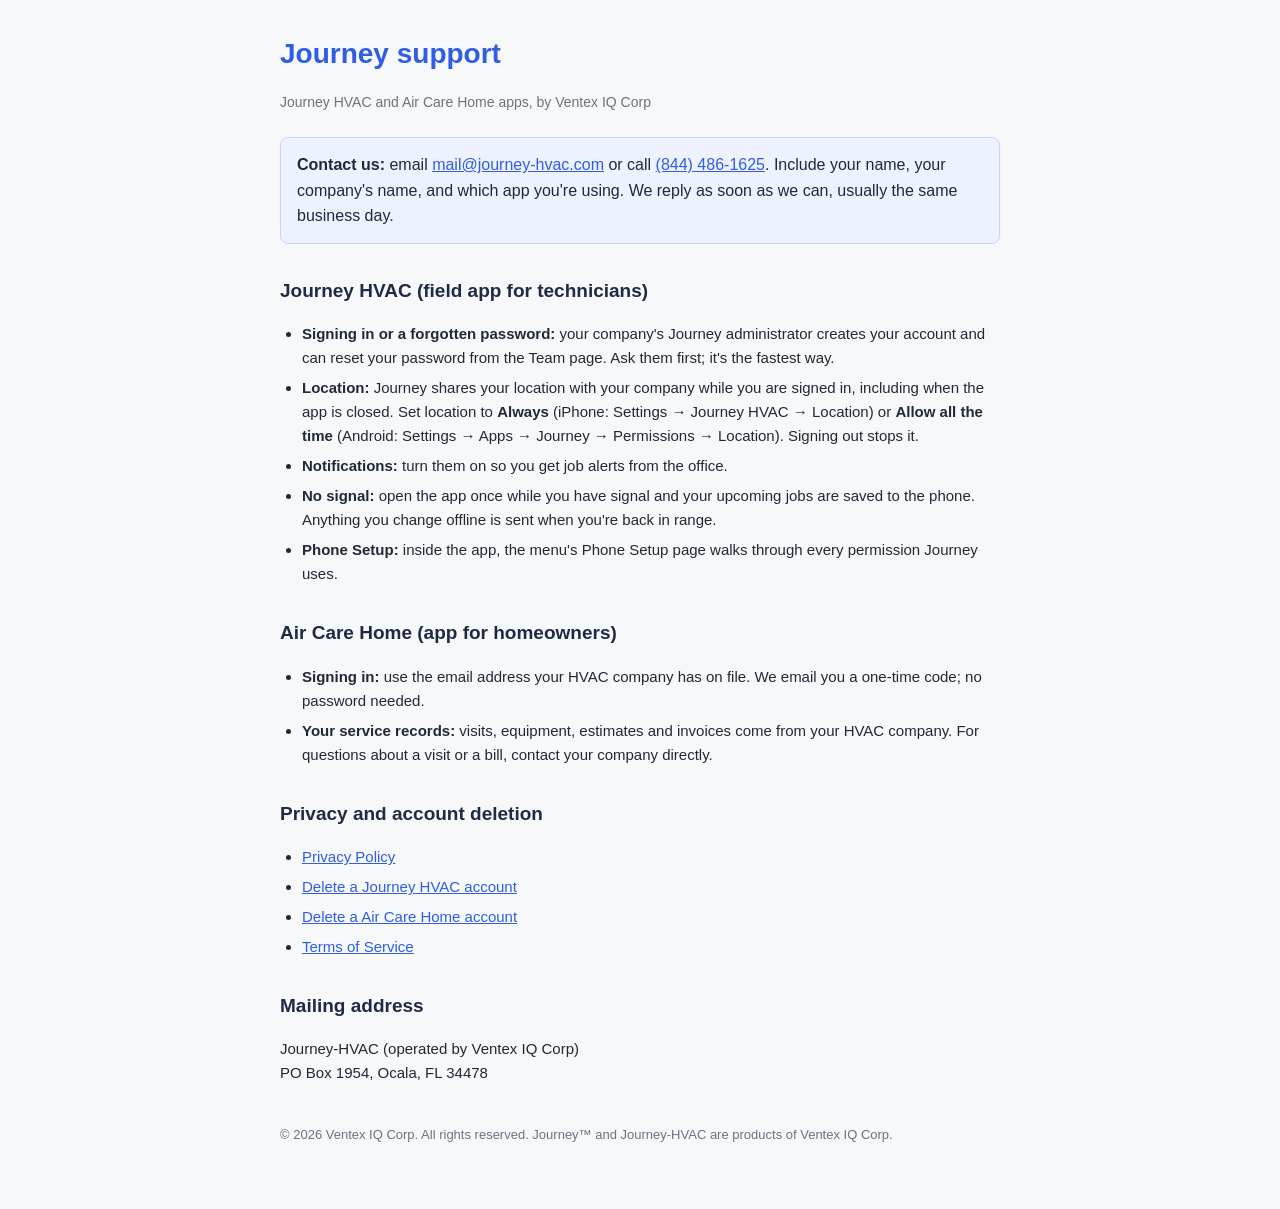
<file: support.html>
<!DOCTYPE html>
<html lang="en">
<head>
<meta charset="utf-8" />
<meta name="viewport" content="width=device-width, initial-scale=1" />
<title>Support | Journey</title>
<meta name="description" content="Help for the Journey HVAC field app and the Air Care Home customer app." />
<meta name="robots" content="index,follow" />
<style>
  :root { color-scheme: light; }
  * { box-sizing: border-box; }
  body { margin:0; font-family: Arial, Helvetica, sans-serif; line-height:1.6; color:#1f2937; background:#f7f8fa; }
  .wrap { max-width:760px; margin:0 auto; padding:32px 20px 64px; }
  h1 { color:#2F5DE3; font-size:28px; margin:0 0 4px; }
  h2 { color:#1f2a44; font-size:19px; margin:32px 0 8px; }
  .updated { color:#6b7280; font-size:14px; margin-bottom:24px; }
  p,li { font-size:15px; }
  ol,ul { padding-left:22px; } li { margin-bottom:6px; }
  .callout { background:#eef2ff; border:1px solid #c7d2fe; border-radius:8px; padding:14px 16px; margin:16px 0; }
  a { color:#2F5DE3; }
  footer { margin-top:40px; color:#6b7280; font-size:13px; }
</style>
</head>
<body>
<div class="wrap">

  <h1>Journey support</h1>
  <p class="updated">Journey HVAC and Air Care Home apps, by Ventex IQ Corp</p>

  <div class="callout">
    <strong>Contact us:</strong> email <a href="mailto:mail@journey-hvac.com?subject=Journey%20app%20support">mail@journey-hvac.com</a>
    or call <a href="tel:+18444861625">(844) 486-1625</a>. Include your name, your company's name, and
    which app you're using. We reply as soon as we can, usually the same business day.
  </div>

  <h2>Journey HVAC (field app for technicians)</h2>
  <ul>
    <li><strong>Signing in or a forgotten password:</strong> your company's Journey administrator creates
    your account and can reset your password from the Team page. Ask them first; it's the fastest way.</li>
    <li><strong>Location:</strong> Journey shares your location with your company while you are signed in,
    including when the app is closed. Set location to <strong>Always</strong> (iPhone: Settings &rarr;
    Journey HVAC &rarr; Location) or <strong>Allow all the time</strong> (Android: Settings &rarr; Apps
    &rarr; Journey &rarr; Permissions &rarr; Location). Signing out stops it.</li>
    <li><strong>Notifications:</strong> turn them on so you get job alerts from the office.</li>
    <li><strong>No signal:</strong> open the app once while you have signal and your upcoming jobs are
    saved to the phone. Anything you change offline is sent when you're back in range.</li>
    <li><strong>Phone Setup:</strong> inside the app, the menu's Phone Setup page walks through every
    permission Journey uses.</li>
  </ul>

  <h2>Air Care Home (app for homeowners)</h2>
  <ul>
    <li><strong>Signing in:</strong> use the email address your HVAC company has on file. We email you a
    one-time code; no password needed.</li>
    <li><strong>Your service records:</strong> visits, equipment, estimates and invoices come from your
    HVAC company. For questions about a visit or a bill, contact your company directly.</li>
  </ul>

  <h2>Privacy and account deletion</h2>
  <ul>
    <li><a href="/privacy.html">Privacy Policy</a></li>
    <li><a href="/delete-account.html">Delete a Journey HVAC account</a></li>
    <li><a href="/customer-app-delete.html">Delete a Air Care Home account</a></li>
    <li><a href="/terms.html">Terms of Service</a></li>
  </ul>

  <h2>Mailing address</h2>
  <p>Journey-HVAC (operated by Ventex IQ Corp)<br />
  PO Box 1954, Ocala, FL 34478</p>

  <footer>&copy; 2026 Ventex IQ Corp. All rights reserved. Journey&trade; and Journey-HVAC are products of Ventex IQ Corp.</footer>
</div>
</body>
</html>
</file>
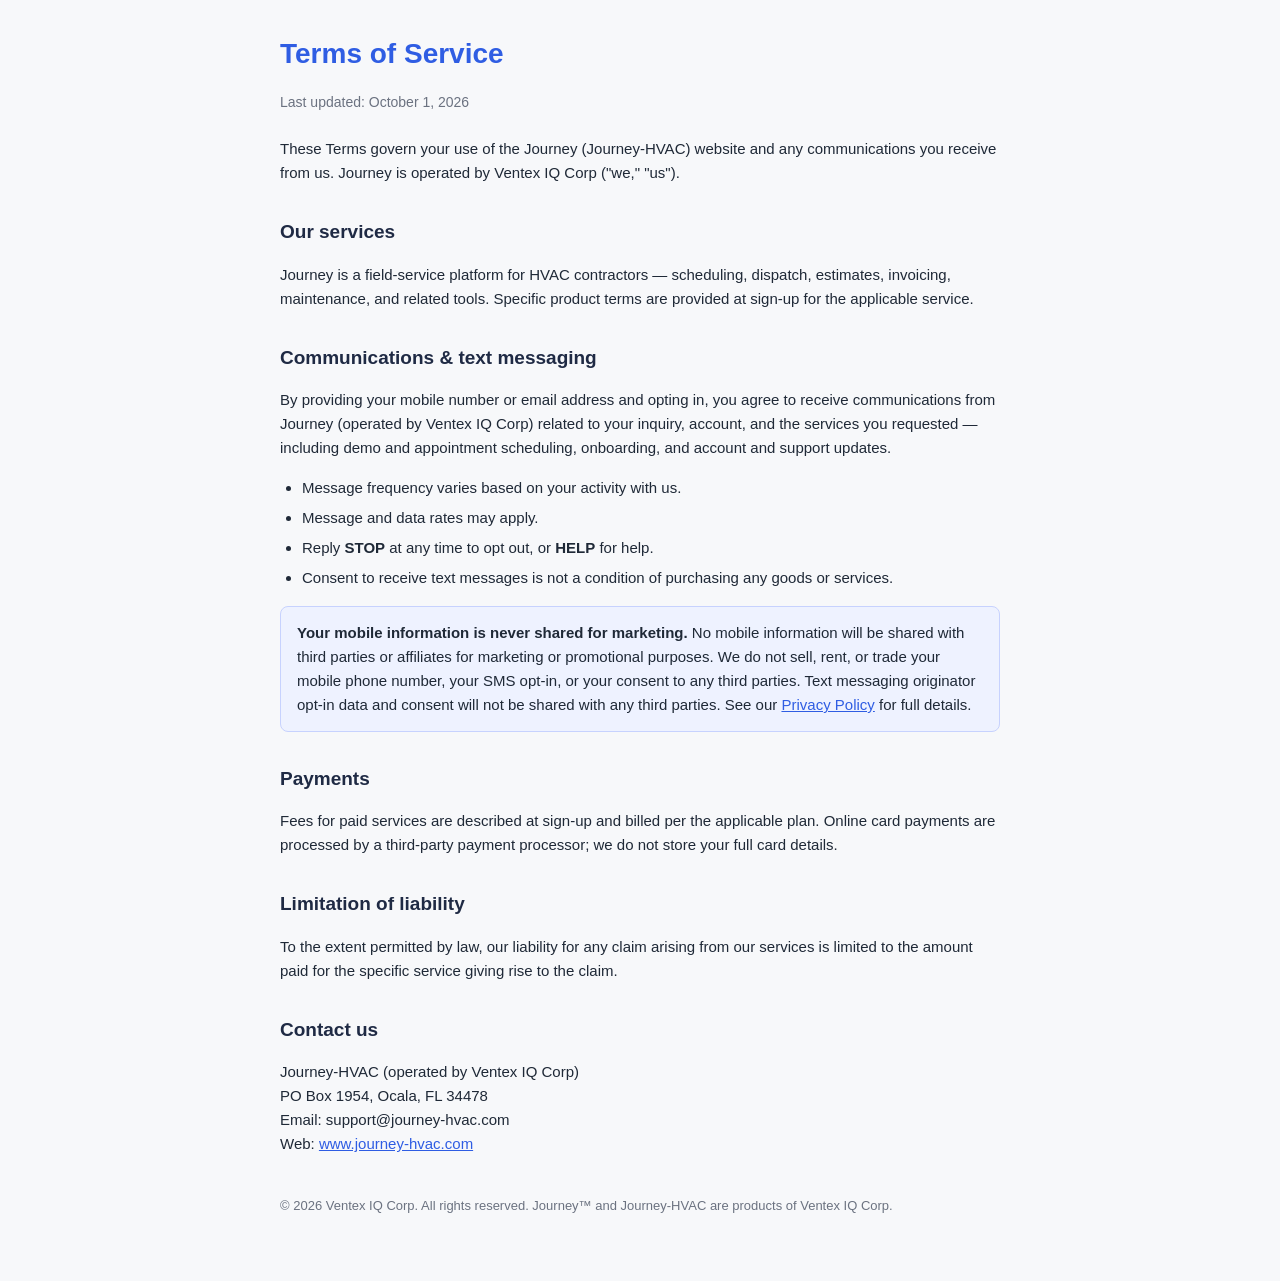
<file: terms.html>
<!DOCTYPE html>
<html lang="en">
<head>
<meta charset="utf-8" />
<meta name="viewport" content="width=device-width, initial-scale=1" />
<title>Terms of Service | Journey</title>
<meta name="robots" content="index,follow" />
<style>
  :root { color-scheme: light; }
  * { box-sizing: border-box; }
  body { margin:0; font-family: Arial, Helvetica, sans-serif; line-height:1.6; color:#1f2937; background:#f7f8fa; }
  .wrap { max-width:760px; margin:0 auto; padding:32px 20px 64px; }
  h1 { color:#2F5DE3; font-size:28px; margin:0 0 4px; }
  h2 { color:#1f2a44; font-size:19px; margin:32px 0 8px; }
  .updated { color:#6b7280; font-size:14px; margin-bottom:24px; }
  p,li { font-size:15px; }
  ul { padding-left:22px; } li { margin-bottom:6px; }
  .callout { background:#eef2ff; border:1px solid #c7d2fe; border-radius:8px; padding:14px 16px; margin:16px 0; }
  a { color:#2F5DE3; }
  footer { margin-top:40px; color:#6b7280; font-size:13px; }
</style>
</head>
<body>
<div class="wrap">

  <h1>Terms of Service</h1>
  <p class="updated">Last updated: October 1, 2026</p>

  <p>These Terms govern your use of the Journey (Journey-HVAC) website and any communications you receive
  from us. Journey is operated by Ventex IQ Corp ("we," "us").</p>

  <h2>Our services</h2>
  <p>Journey is a field-service platform for HVAC contractors — scheduling, dispatch, estimates,
  invoicing, maintenance, and related tools. Specific product terms are provided at sign-up for the
  applicable service.</p>

  <h2>Communications &amp; text messaging</h2>
  <p>By providing your mobile number or email address and opting in, you agree to receive communications
  from Journey (operated by Ventex IQ Corp) related to your inquiry, account, and the services you
  requested — including demo and appointment scheduling, onboarding, and account and support updates.</p>
  <ul>
    <li>Message frequency varies based on your activity with us.</li>
    <li>Message and data rates may apply.</li>
    <li>Reply <strong>STOP</strong> at any time to opt out, or <strong>HELP</strong> for help.</li>
    <li>Consent to receive text messages is not a condition of purchasing any goods or services.</li>
  </ul>

  <div class="callout">
    <p style="margin:0"><strong>Your mobile information is never shared for marketing.</strong>
    No mobile information will be shared with third parties or affiliates for marketing or promotional
    purposes. We do not sell, rent, or trade your mobile phone number, your SMS opt-in, or your consent
    to any third parties. Text messaging originator opt-in data and consent will not be shared with any
    third parties. See our <a href="/privacy.html">Privacy Policy</a> for full details.</p>
  </div>

  <h2>Payments</h2>
  <p>Fees for paid services are described at sign-up and billed per the applicable plan. Online card
  payments are processed by a third-party payment processor; we do not store your full card details.</p>

  <h2>Limitation of liability</h2>
  <p>To the extent permitted by law, our liability for any claim arising from our services is limited to
  the amount paid for the specific service giving rise to the claim.</p>

  <h2>Contact us</h2>
  <p>Journey-HVAC (operated by Ventex IQ Corp)<br />
  PO Box 1954, Ocala, FL 34478<br />
  Email: support@journey-hvac.com<br />
  Web: <a href="https://www.journey-hvac.com">www.journey-hvac.com</a></p>

  <footer>&copy; 2026 Ventex IQ Corp. All rights reserved. Journey&trade; and Journey-HVAC are products of Ventex IQ Corp.</footer>

</div>
</body>
</html>
</file>
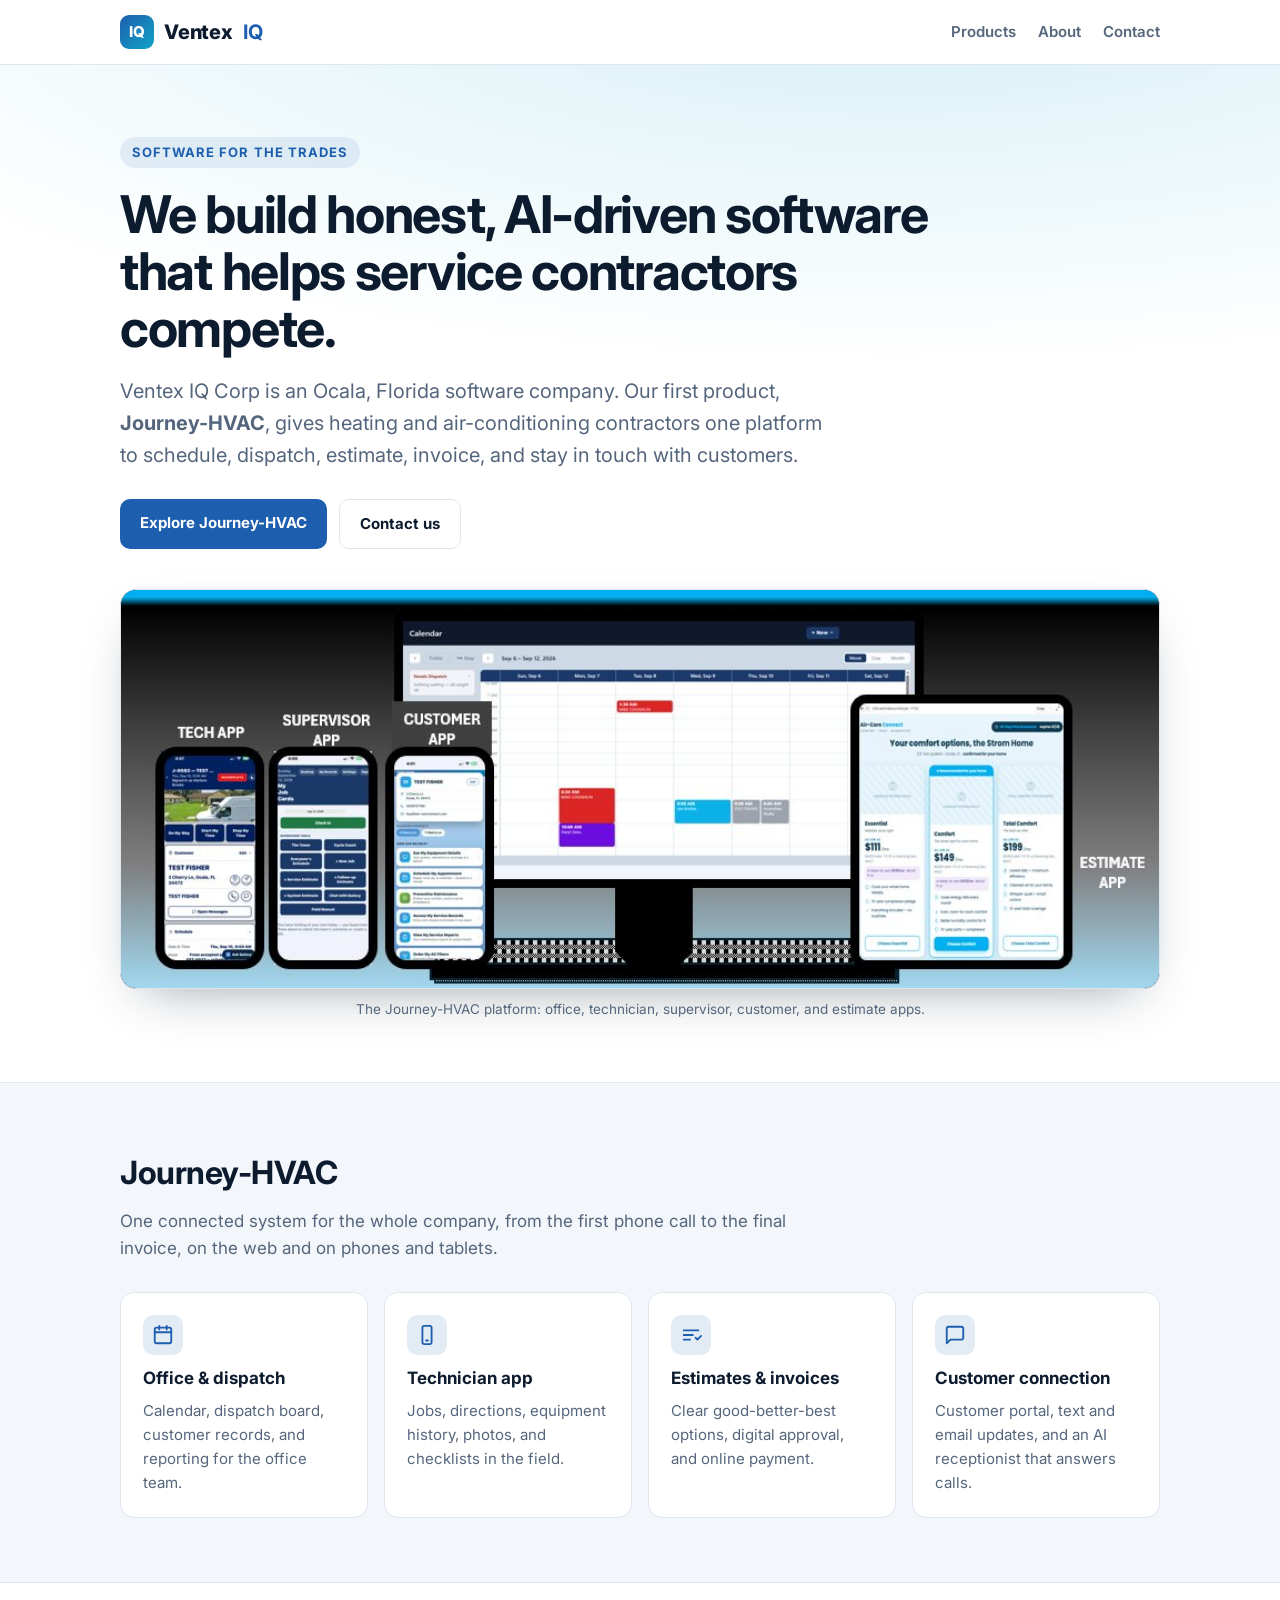
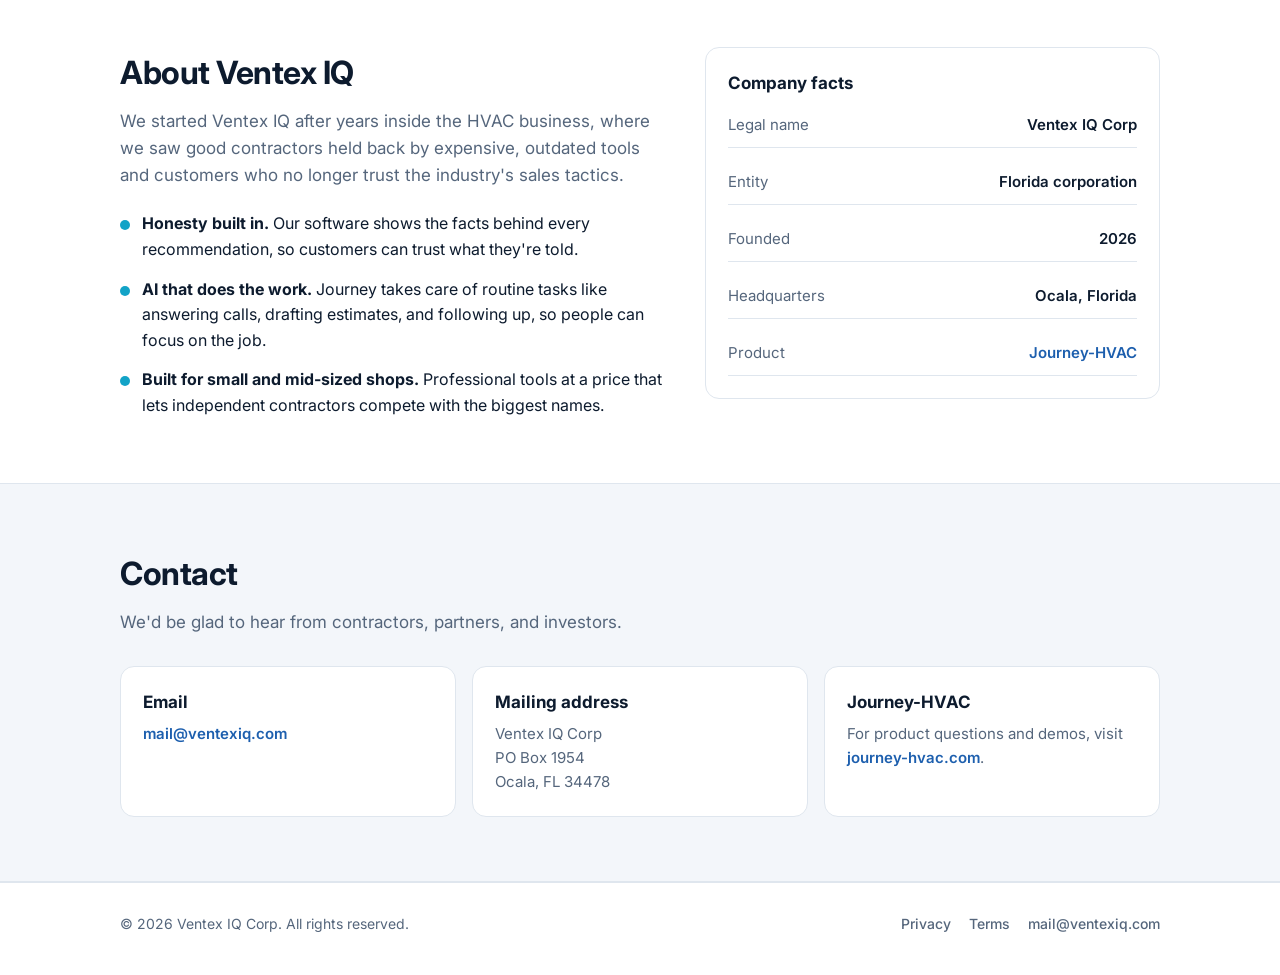
<file: ventexiq.html>
<!doctype html>
<html lang="en">
<head>
<meta charset="utf-8">
<meta name="viewport" content="width=device-width, initial-scale=1">
<title>Ventex IQ Corp</title>
<meta name="description" content="Ventex IQ Corp is an Ocala, Florida software company. We build Journey-HVAC, AI-driven field-service software for HVAC contractors.">
<link rel="preconnect" href="https://fonts.googleapis.com">
<link rel="preconnect" href="https://fonts.gstatic.com" crossorigin>
<link href="https://fonts.googleapis.com/css2?family=Inter:wght@400;500;600;700;800&display=swap" rel="stylesheet">
<style>
  :root{--ink:#0d1b2e;--muted:#55667c;--line:#dfe6ee;--bg:#ffffff;--soft:#f3f6fa;--card:#fff;--accent:#1d5fae;--accent2:#12a3c7;--dark:#0b1626}
  @media (prefers-color-scheme:dark){:root:not([data-theme="light"]){--ink:#e7edf5;--muted:#9eb0c5;--line:#22324a;--bg:#0b1422;--soft:#101c2e;--card:#122036;--accent:#6aa7ee;--accent2:#43c4e2;--dark:#060d18}}
  :root[data-theme="dark"]{--ink:#e7edf5;--muted:#9eb0c5;--line:#22324a;--bg:#0b1422;--soft:#101c2e;--card:#122036;--accent:#6aa7ee;--accent2:#43c4e2;--dark:#060d18}
  *{box-sizing:border-box}
  html{scroll-behavior:smooth}
  body{margin:0;font-family:Inter,system-ui,-apple-system,"Segoe UI",Roboto,sans-serif;background:var(--bg);color:var(--ink);line-height:1.6;-webkit-font-smoothing:antialiased}
  a{color:var(--accent);text-decoration:none;font-weight:600}
  a:hover{text-decoration:underline}
  .wrap{max-width:1080px;margin:0 auto;padding:0 20px}
  header{position:sticky;top:0;z-index:5;background:color-mix(in srgb,var(--bg) 88%,transparent);backdrop-filter:blur(8px);border-bottom:1px solid var(--line)}
  .nav{display:flex;align-items:center;justify-content:space-between;height:64px}
  .logo{display:flex;align-items:center;gap:10px;font-weight:800;font-size:20px;color:var(--ink);letter-spacing:-.01em}
  .logo:hover{text-decoration:none}
  .mark{width:34px;height:34px;border-radius:9px;background:linear-gradient(135deg,var(--accent),var(--accent2));display:grid;place-items:center;color:#fff;font-weight:800;font-size:15px}
  .logo b{color:var(--accent)}
  .links{display:flex;gap:22px;font-size:15px}
  .links a{color:var(--muted);font-weight:600}
  @media (max-width:640px){.links{display:none}}
  .hero{padding:72px 0 48px;background:radial-gradient(1200px 400px at 70% -10%,color-mix(in srgb,var(--accent2) 18%,transparent),transparent),var(--bg)}
  .eyebrow{display:inline-block;font-size:13px;font-weight:700;letter-spacing:.08em;text-transform:uppercase;color:var(--accent);background:color-mix(in srgb,var(--accent) 10%,transparent);padding:5px 12px;border-radius:999px;margin-bottom:18px}
  h1{font-size:clamp(32px,5vw,52px);line-height:1.1;margin:0 0 18px;letter-spacing:-.025em;max-width:820px}
  .lead{font-size:clamp(17px,2.2vw,20px);color:var(--muted);max-width:720px;margin:0 0 28px}
  .btns{display:flex;gap:12px;flex-wrap:wrap}
  .btn{display:inline-block;padding:12px 20px;border-radius:10px;font-weight:700;font-size:15px}
  .btn.primary{background:var(--accent);color:#fff}
  .btn.ghost{border:1px solid var(--line);color:var(--ink)}
  .btn:hover{text-decoration:none;filter:brightness(1.06)}
  .showcase{margin:40px 0 0;border-radius:16px;overflow:hidden;background:var(--dark);border:1px solid var(--line);box-shadow:0 20px 50px -24px rgba(13,27,46,.45)}
  .showcase img{display:block;width:100%;height:auto}
  .caption{font-size:13.5px;color:var(--muted);margin-top:10px;text-align:center}
  section{padding:64px 0}
  section.alt{background:var(--soft);border-top:1px solid var(--line);border-bottom:1px solid var(--line)}
  h2{font-size:clamp(24px,3.2vw,32px);margin:0 0 10px;letter-spacing:-.015em}
  .sub{color:var(--muted);margin:0 0 30px;max-width:700px;font-size:17px}
  .grid{display:grid;grid-template-columns:repeat(4,1fr);gap:16px}
  @media (max-width:900px){.grid{grid-template-columns:repeat(2,1fr)}}
  @media (max-width:520px){.grid{grid-template-columns:1fr}}
  .card{background:var(--card);border:1px solid var(--line);border-radius:14px;padding:22px}
  .card h3{margin:10px 0 6px;font-size:17px}
  .card p{margin:0;color:var(--muted);font-size:15px}
  .icon{width:40px;height:40px;border-radius:10px;display:grid;place-items:center;background:color-mix(in srgb,var(--accent) 12%,transparent)}
  .icon svg{width:22px;height:22px;stroke:var(--accent);fill:none;stroke-width:2;stroke-linecap:round;stroke-linejoin:round}
  .two{display:grid;grid-template-columns:1.2fr 1fr;gap:40px;align-items:start}
  @media (max-width:820px){.two{grid-template-columns:1fr;gap:24px}}
  .values{list-style:none;padding:0;margin:0;display:grid;gap:14px}
  .values li{display:flex;gap:12px}
  .values li span.dot{flex:none;width:10px;height:10px;border-radius:50%;background:var(--accent2);margin-top:9px}
  .facts{display:grid;gap:12px}
  .fact{display:flex;justify-content:space-between;gap:16px;border-bottom:1px solid var(--line);padding:10px 0;font-size:15px}
  .fact span:first-child{color:var(--muted)}
  .fact span:last-child{font-weight:600;text-align:right}
  .contact{display:grid;grid-template-columns:repeat(3,1fr);gap:16px}
  @media (max-width:760px){.contact{grid-template-columns:1fr}}
  footer{padding:30px 0 40px;color:var(--muted);font-size:14px;border-top:1px solid var(--line)}
  .foot{display:flex;justify-content:space-between;gap:16px;flex-wrap:wrap}
  .foot nav{display:flex;gap:18px}
  .foot a{color:var(--muted);font-weight:500}
</style>
</head>
<body>
<header>
  <div class="wrap nav">
    <a class="logo" href="/"><span class="mark">IQ</span>Ventex <b>IQ</b></a>
    <nav class="links">
      <a href="#products">Products</a>
      <a href="#about">About</a>
      <a href="#contact">Contact</a>
    </nav>
  </div>
</header>

<main>
  <div class="hero">
    <div class="wrap">
      <span class="eyebrow">Software for the trades</span>
      <h1>We build honest, AI-driven software that helps service contractors compete.</h1>
      <p class="lead">Ventex IQ Corp is an Ocala, Florida software company. Our first product, <strong>Journey-HVAC</strong>, gives heating and air-conditioning contractors one platform to schedule, dispatch, estimate, invoice, and stay in touch with customers.</p>
      <div class="btns">
        <a class="btn primary" href="https://www.journey-hvac.com">Explore Journey-HVAC</a>
        <a class="btn ghost" href="#contact">Contact us</a>
      </div>
      <figure class="showcase" style="margin-bottom:0">
        <img src="/journey-showcase.jpg" alt="The Journey-HVAC apps: technician, supervisor, customer, office calendar, and estimate app" width="935" height="330">
      </figure>
      <p class="caption">The Journey-HVAC platform: office, technician, supervisor, customer, and estimate apps.</p>
    </div>
  </div>

  <section id="products" class="alt">
    <div class="wrap">
      <h2>Journey-HVAC</h2>
      <p class="sub">One connected system for the whole company, from the first phone call to the final invoice, on the web and on phones and tablets.</p>
      <div class="grid">
        <div class="card">
          <div class="icon"><svg viewBox="0 0 24 24"><rect x="3" y="4" width="18" height="17" rx="2"/><path d="M3 9h18M8 2v4M16 2v4"/></svg></div>
          <h3>Office &amp; dispatch</h3>
          <p>Calendar, dispatch board, customer records, and reporting for the office team.</p>
        </div>
        <div class="card">
          <div class="icon"><svg viewBox="0 0 24 24"><rect x="7" y="2" width="10" height="20" rx="2"/><path d="M11 18h2"/></svg></div>
          <h3>Technician app</h3>
          <p>Jobs, directions, equipment history, photos, and checklists in the field.</p>
        </div>
        <div class="card">
          <div class="icon"><svg viewBox="0 0 24 24"><path d="M4 7h16M4 12h10M4 17h7"/><path d="M17 15l2 2 4-4"/></svg></div>
          <h3>Estimates &amp; invoices</h3>
          <p>Clear good-better-best options, digital approval, and online payment.</p>
        </div>
        <div class="card">
          <div class="icon"><svg viewBox="0 0 24 24"><path d="M21 15a2 2 0 0 1-2 2H7l-4 4V5a2 2 0 0 1 2-2h14a2 2 0 0 1 2 2z"/></svg></div>
          <h3>Customer connection</h3>
          <p>Customer portal, text and email updates, and an AI receptionist that answers calls.</p>
        </div>
      </div>
    </div>
  </section>

  <section id="about">
    <div class="wrap two">
      <div>
        <h2>About Ventex IQ</h2>
        <p class="sub" style="margin-bottom:22px">We started Ventex IQ after years inside the HVAC business, where we saw good contractors held back by expensive, outdated tools and customers who no longer trust the industry's sales tactics.</p>
        <ul class="values">
          <li><span class="dot"></span><span><strong>Honesty built in.</strong> Our software shows the facts behind every recommendation, so customers can trust what they're told.</span></li>
          <li><span class="dot"></span><span><strong>AI that does the work.</strong> Journey takes care of routine tasks like answering calls, drafting estimates, and following up, so people can focus on the job.</span></li>
          <li><span class="dot"></span><span><strong>Built for small and mid-sized shops.</strong> Professional tools at a price that lets independent contractors compete with the biggest names.</span></li>
        </ul>
      </div>
      <div class="card">
        <h3 style="margin-top:0">Company facts</h3>
        <div class="facts">
          <div class="fact"><span>Legal name</span><span>Ventex IQ Corp</span></div>
          <div class="fact"><span>Entity</span><span>Florida corporation</span></div>
          <div class="fact"><span>Founded</span><span>2026</span></div>
          <div class="fact"><span>Headquarters</span><span>Ocala, Florida</span></div>
          <div class="fact"><span>Product</span><span><a href="https://www.journey-hvac.com">Journey-HVAC</a></span></div>
        </div>
      </div>
    </div>
  </section>

  <section id="contact" class="alt">
    <div class="wrap">
      <h2>Contact</h2>
      <p class="sub">We'd be glad to hear from contractors, partners, and investors.</p>
      <div class="contact">
        <div class="card">
          <h3 style="margin-top:0">Email</h3>
          <p><a href="mailto:mail@ventexiq.com">mail@ventexiq.com</a></p>
        </div>
        <div class="card">
          <h3 style="margin-top:0">Mailing address</h3>
          <p>Ventex IQ Corp<br>PO Box 1954<br>Ocala, FL 34478</p>
        </div>
        <div class="card">
          <h3 style="margin-top:0">Journey-HVAC</h3>
          <p>For product questions and demos, visit <a href="https://www.journey-hvac.com">journey-hvac.com</a>.</p>
        </div>
      </div>
    </div>
  </section>
</main>

<footer>
  <div class="wrap foot">
    <span>© 2026 Ventex IQ Corp. All rights reserved.</span>
    <nav>
      <a href="/privacy.html">Privacy</a>
      <a href="/terms.html">Terms</a>
      <a href="mailto:mail@ventexiq.com">mail@ventexiq.com</a>
    </nav>
  </div>
</footer>
</body>
</html>
</file>
<file: hub.css>
/* Shared styles for /start, /demo and /signup (matches the home page palette) */
:root{
  --navy:#163E64; --navy-d:#0C2A47; --navy-dd:#08192B; --cyan:#00B0F0; --blue:#0070C0;
  --gray:#F2F2F2; --sky:#DCEAF7; --ink:#1E2A36; --mute:#5C6B7A; --line:#D5E1EC; --ok:#15803D; --err:#B42318;
  --serif:'Times New Roman',Times,Georgia,serif; --sans:'Inter',system-ui,-apple-system,'Segoe UI',Arial,sans-serif;
}
*{box-sizing:border-box;margin:0;padding:0}
html{scroll-behavior:smooth}
body{font-family:var(--sans);color:var(--ink);background:var(--gray);-webkit-font-smoothing:antialiased;line-height:1.5}
a{color:inherit}
.wrap{max-width:1180px;margin:0 auto;padding:0 20px}
button{font-family:inherit}

/* Header */
.top{background:var(--navy-d);color:#fff;position:sticky;top:0;z-index:20}
.top .wrap{display:flex;align-items:center;gap:22px;height:62px}
.brand{text-decoration:none;white-space:nowrap;line-height:1}
.brand .j{font-family:var(--serif);font-weight:700;color:var(--cyan);font-size:27px}
.brand .h{font-family:'Archivo Black','Arial Black',Arial,sans-serif;color:#fff;font-size:21px;margin-left:2px}
.nav{display:flex;gap:20px;margin-left:auto;align-items:center;font-size:14.5px;font-weight:600}
.nav a{text-decoration:none;color:#cfe3f3}
.nav a:hover,.nav a.on{color:#fff}
.nav .cta{background:var(--cyan);color:var(--navy-dd);padding:8px 14px;border-radius:7px}
.nav .cta:hover{color:var(--navy-dd);filter:brightness(1.05)}
@media (max-width:760px){ .nav a.opt{display:none} .nav{gap:12px} }

/* Hero band */
.band{background:linear-gradient(160deg,#163E64 0%,#0a1626 100%);color:#fff;padding:54px 0 60px}
.band h1{font-family:'Archivo Black','Arial Black',Arial,sans-serif;font-weight:400;font-size:clamp(30px,4.6vw,50px);line-height:1.08;letter-spacing:.01em}
.band h1 em{color:#FFFF00;font-style:italic}
.band p.sub{font-size:clamp(16px,1.6vw,19px);color:#cfe3f3;margin-top:14px;max-width:720px}
.kicker{display:inline-block;font-size:12.5px;font-weight:700;letter-spacing:.12em;text-transform:uppercase;color:var(--cyan);margin-bottom:12px}

/* Cards */
.paths{display:grid;grid-template-columns:repeat(4,1fr);gap:18px;margin-top:34px}
.path{display:flex;flex-direction:column;background:#fff;color:var(--ink);border-radius:16px;padding:22px 20px 20px;text-decoration:none;box-shadow:0 10px 30px rgba(0,0,0,.25);transition:transform .15s}
.path:hover{transform:translateY(-3px)}
.path .ic{width:44px;height:44px;border-radius:12px;background:var(--sky);display:flex;align-items:center;justify-content:center;font-size:22px;margin-bottom:14px}
.path h3{font-size:18px;font-weight:800;color:var(--navy);margin-bottom:6px}
.path p{font-size:14px;color:var(--mute);flex:1}
.path .go{margin-top:14px;font-weight:700;font-size:14.5px;color:var(--blue)}
.path.hot{outline:4px solid var(--cyan)}
@media (max-width:980px){ .paths{grid-template-columns:repeat(2,1fr)} }
@media (max-width:540px){ .paths{grid-template-columns:1fr} }

section.sec{padding:56px 0}
section.sec.alt{background:#fff}
.sec h2{font-family:var(--serif);font-weight:700;font-size:clamp(28px,3vw,36px);color:#111;line-height:1.15}
.sec .lede{color:var(--mute);font-size:16px;margin:8px 0 26px;max-width:760px}

/* Booking widget */
.book{display:grid;grid-template-columns:1.05fr 1fr;gap:26px;align-items:start}
.book>*,.player>*,.clara>*{min-width:0}
@media (max-width:900px){ .book{grid-template-columns:1fr} }
.panel{background:#fff;border:1px solid var(--line);border-radius:16px;padding:22px}
.sec.alt .panel{background:#F8FBFE}
.panel h3{font-size:17px;font-weight:800;color:var(--navy);margin-bottom:12px}
.days{display:flex;gap:8px;overflow-x:auto;padding-bottom:6px;scrollbar-width:thin}
.day{flex:0 0 auto;border:1.5px solid var(--line);background:#fff;border-radius:10px;padding:8px 12px;text-align:center;cursor:pointer;min-width:74px}
.day b{display:block;font-size:13px;color:var(--mute);font-weight:600}
.day span{display:block;font-size:19px;font-weight:800;color:var(--navy)}
.day.on{border-color:var(--navy);background:var(--navy)}
.day.on b,.day.on span{color:#fff}
.times{display:grid;grid-template-columns:repeat(auto-fill,minmax(96px,1fr));gap:8px;margin-top:16px}
.time{border:1.5px solid var(--line);background:#fff;border-radius:9px;padding:9px 6px;font-weight:700;font-size:14px;color:var(--navy);cursor:pointer}
.time:hover{border-color:var(--blue)}
.time.on{background:var(--cyan);border-color:var(--cyan);color:var(--navy-dd)}
.tz{font-size:12.5px;color:var(--mute);margin-top:12px}
.empty{color:var(--mute);font-size:14.5px;padding:14px 0}

.fm label{display:block;font-size:12.5px;font-weight:700;color:var(--navy);margin:10px 0 4px}
.fm input,.fm select,.fm textarea{width:100%;padding:10px 12px;border:1px solid #cdd9e6;border-radius:8px;font:15px var(--sans);background:#fff;color:var(--ink)}
.fm input:focus,.fm select:focus,.fm textarea:focus{outline:2px solid var(--cyan);border-color:transparent}
.fm .r2{display:grid;grid-template-columns:1fr 1fr;gap:12px}
@media (max-width:520px){ .fm .r2{grid-template-columns:1fr} }
.fm .chk{display:flex;gap:10px;align-items:flex-start;font-size:13px;color:var(--mute);margin-top:14px;font-weight:400}
.fm .chk input{width:auto;margin-top:3px}
.hp{position:absolute;left:-9999px;width:1px;height:1px;overflow:hidden}
.btn{display:inline-flex;align-items:center;justify-content:center;gap:8px;font:700 15.5px var(--sans);border-radius:9px;padding:12px 20px;cursor:pointer;border:1.5px solid var(--navy);background:#fff;color:var(--navy);text-decoration:none}
.btn.solid{background:var(--navy);color:#fff}
.btn.cyan{background:var(--cyan);border-color:var(--cyan);color:var(--navy-dd)}
.btn[disabled]{opacity:.5;cursor:not-allowed}
.btn.wide{width:100%;margin-top:16px}
.picked{background:var(--sky);border-radius:10px;padding:10px 12px;font-weight:700;color:var(--navy);font-size:14.5px;margin-bottom:6px}
.msg{font-size:14px;margin-top:10px;min-height:20px}
.msg.err{color:var(--err)} .msg.ok{color:var(--ok)}
.done{text-align:center;padding:26px 10px}
.done .big{font-size:42px}
.done h3{font-size:22px;color:var(--navy);margin:8px 0 6px}
.done p{color:var(--mute)}

/* Demo page: player + playlist */
.player{display:grid;grid-template-columns:1fr 330px;gap:22px;align-items:start}
@media (max-width:980px){ .player{grid-template-columns:1fr} }
.screen{background:#000;border-radius:14px;overflow:hidden;box-shadow:0 14px 40px rgba(0,0,0,.35)}
.screen video{display:block;width:100%;aspect-ratio:16/9;background:#000}
.now{margin-top:14px;color:#cfe3f3}
.now h2{font-family:var(--sans);font-size:22px;color:#fff;font-weight:800}
.now p{font-size:15px;margin-top:4px}
.list{display:flex;flex-direction:column;gap:10px}
.item{display:grid;grid-template-columns:120px 1fr;gap:12px;align-items:center;background:rgba(255,255,255,.06);border:1.5px solid rgba(255,255,255,.08);border-radius:12px;padding:8px;cursor:pointer;text-align:left;color:#fff}
.item:hover{background:rgba(255,255,255,.1)}
.item.on{border-color:var(--cyan);background:rgba(0,176,240,.12)}
.item img{width:120px;aspect-ratio:16/9;object-fit:cover;border-radius:8px;display:block}
.item b{font-size:14.5px;display:block;line-height:1.25}
.item small{font-size:12.5px;color:#9fbdd6}
.autoplay{font-size:12.5px;color:#9fbdd6;display:flex;gap:8px;align-items:center;margin-top:4px}

/* Talk to Clara */
.clara{display:grid;grid-template-columns:1fr 1fr;gap:26px;align-items:start}
@media (max-width:900px){ .clara{grid-template-columns:1fr} }
.callbox{background:var(--navy-d);color:#fff;border-radius:18px;padding:26px;text-align:center}
.orb{width:120px;height:120px;border-radius:50%;margin:6px auto 16px;background:radial-gradient(circle at 35% 35%,#5fd3ff,#0070C0 70%);box-shadow:0 0 0 0 rgba(0,176,240,.5);transition:transform .12s}
.orb.live{animation:pulse 1.6s infinite}
.orb.talk{transform:scale(1.08)}
@keyframes pulse{0%{box-shadow:0 0 0 0 rgba(0,176,240,.55)}70%{box-shadow:0 0 0 26px rgba(0,176,240,0)}100%{box-shadow:0 0 0 0 rgba(0,176,240,0)}}
.callbox .state{font-weight:700;font-size:16px;min-height:24px}
.callbox .hint{color:#9fbdd6;font-size:13.5px;margin-top:6px}
.callbox .btn{margin-top:16px}
.transcript{background:#0a1d33;border-radius:12px;margin-top:18px;padding:12px 14px;text-align:left;max-height:230px;overflow-y:auto;font-size:14px;display:none}
.transcript p{margin:4px 0}
.transcript .a{color:#8fd9ff}
.transcript .u{color:#fff}
.tips{list-style:none}
.tips li{position:relative;padding:10px 0 10px 30px;border-bottom:1px solid var(--line);font-size:15px}
.tips li::before{content:'✓';position:absolute;left:4px;top:10px;color:var(--cyan);font-weight:800}

/* Sign-up */
.steps{display:flex;gap:10px;margin-top:22px;flex-wrap:wrap}
.step{display:flex;align-items:center;gap:8px;font-size:13.5px;font-weight:700;color:#9fbdd6}
.step i{font-style:normal;width:26px;height:26px;border-radius:50%;border:2px solid #9fbdd6;display:flex;align-items:center;justify-content:center;font-size:13px}
.step.on{color:#fff} .step.on i{border-color:var(--cyan);background:var(--cyan);color:var(--navy-dd)}
.step.done i{border-color:#fff;background:#fff;color:var(--navy)}
.plans{display:grid;grid-template-columns:repeat(4,1fr);gap:12px}
@media (max-width:900px){ .plans{grid-template-columns:repeat(2,1fr)} }
.plan{border:2px solid var(--line);background:#fff;border-radius:14px;padding:14px 12px;cursor:pointer;text-align:left}
.plan h4{font-family:var(--serif);font-size:20px;color:#111}
.plan .pr{font-weight:800;color:var(--navy);font-size:17px;margin-top:4px}
.plan .pr small{font-weight:500;color:var(--mute);font-size:12.5px}
.plan .sm{font-size:12.5px;color:var(--mute);margin-top:4px}
.plan.on{border-color:var(--navy);box-shadow:0 0 0 3px rgba(0,176,240,.35)}
.plan.na{opacity:.45;cursor:not-allowed}
.seg{display:inline-flex;border:1.5px solid var(--navy);border-radius:8px;overflow:hidden;background:#fff}
.seg button{border:0;background:transparent;padding:8px 14px;font-weight:700;font-size:13px;color:var(--navy);cursor:pointer}
.seg button.on{background:var(--navy);color:#fff}
.addons{display:flex;gap:16px;flex-wrap:wrap;margin-top:6px}
.addons label{display:flex;gap:8px;align-items:center;font-weight:600;font-size:14px;color:var(--ink);margin:0}
.addons input{width:auto}
.note{font-size:13px;color:var(--mute);margin-top:8px}

.cta-band{background:var(--navy);color:#fff;text-align:center;padding:40px 16px}
.cta-band h2{font-family:var(--sans);font-weight:800;font-size:clamp(22px,2.6vw,30px);color:#fff}
.cta-band p{color:#cfe3f3;margin:6px 0 18px}
.cta-band .row{display:flex;gap:12px;justify-content:center;flex-wrap:wrap}

footer{background:var(--navy-dd);color:#8FB4D0;text-align:center;padding:26px 16px;font-size:13px}
footer a{color:#cfe3f3;margin:0 8px}
</file>
